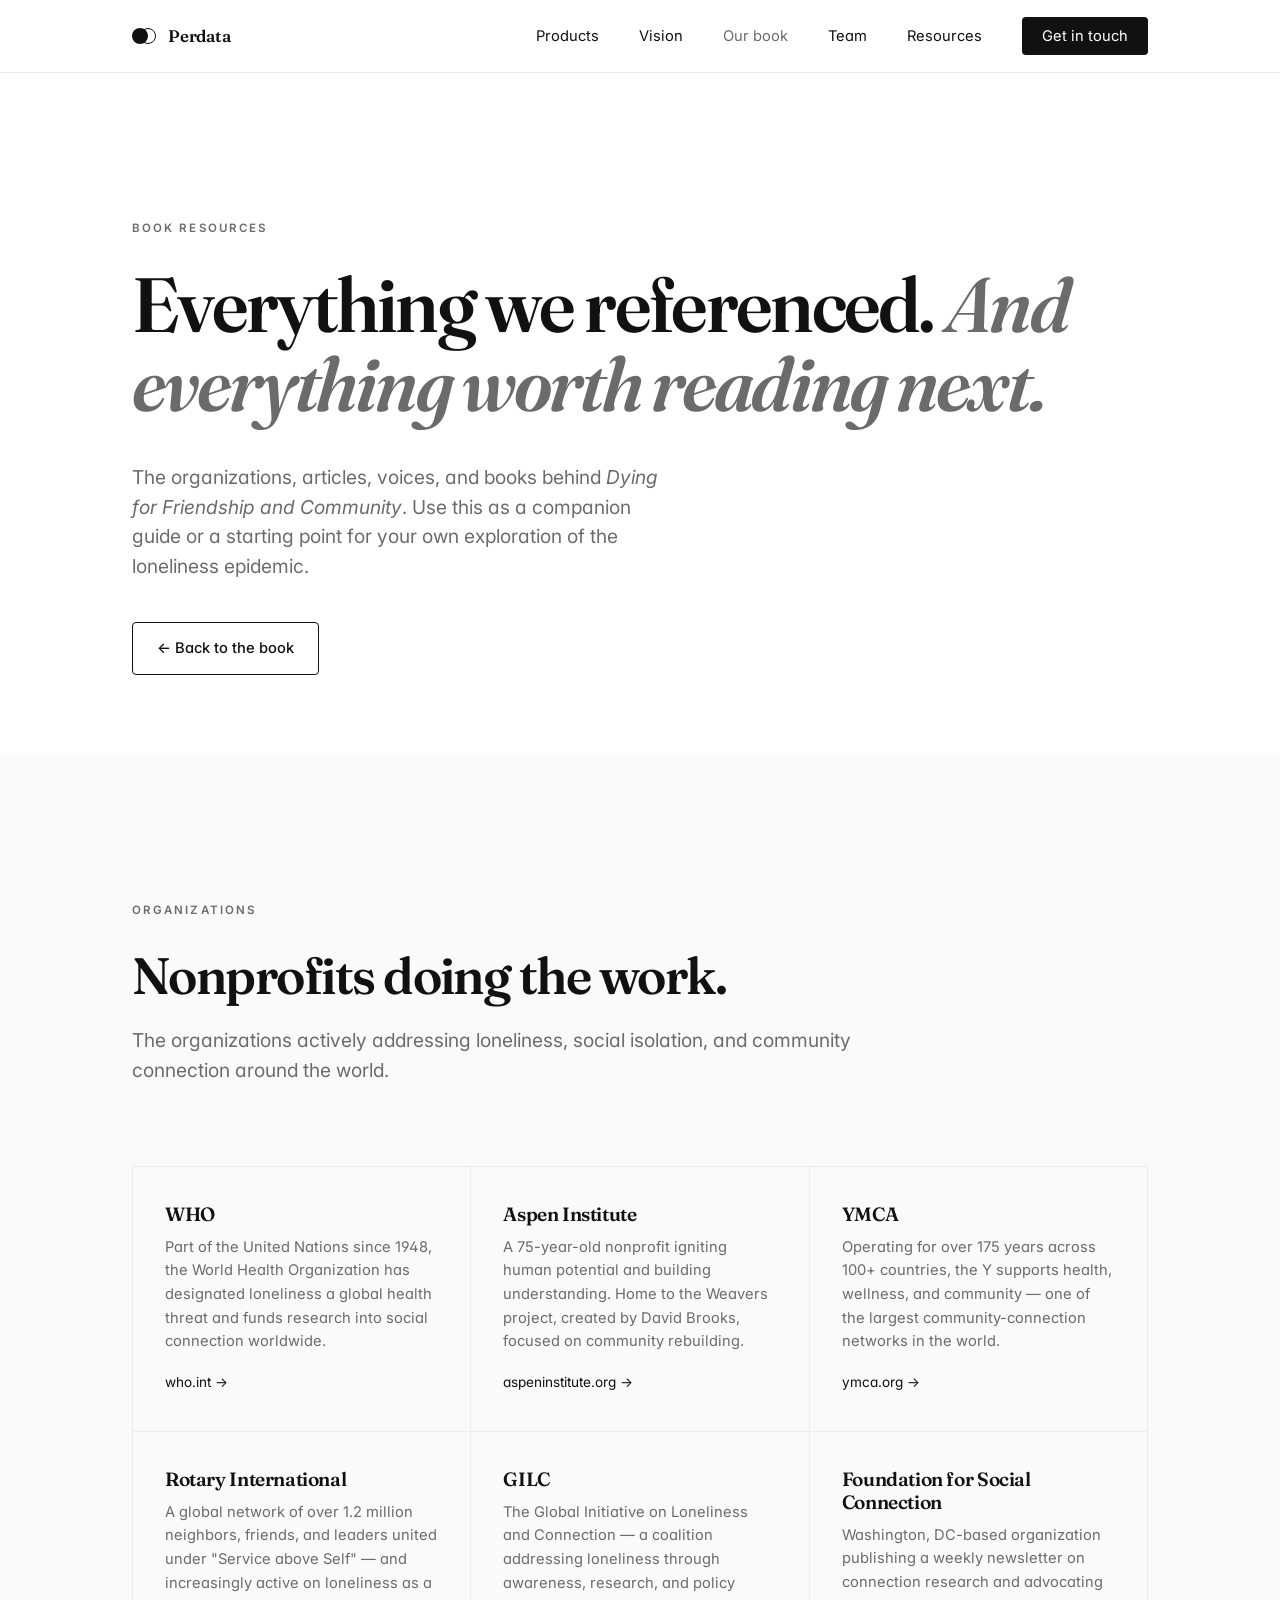
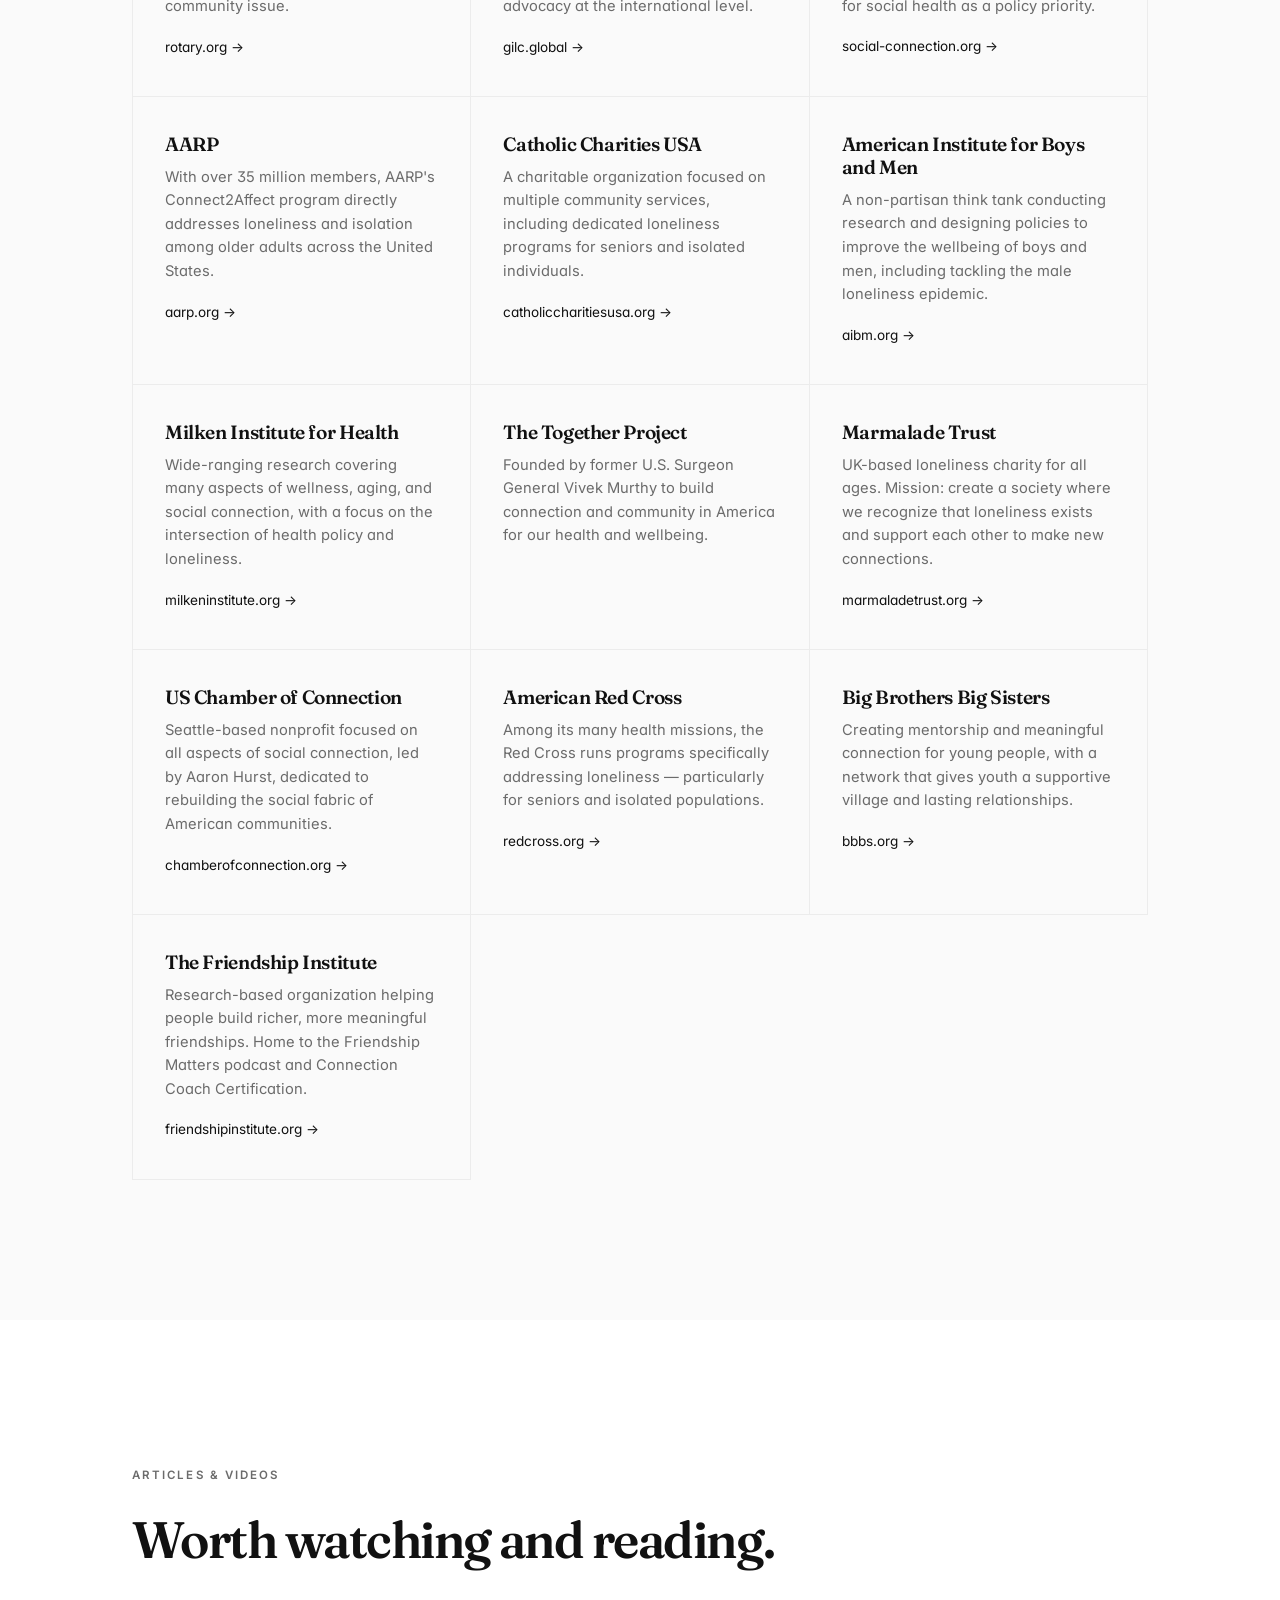
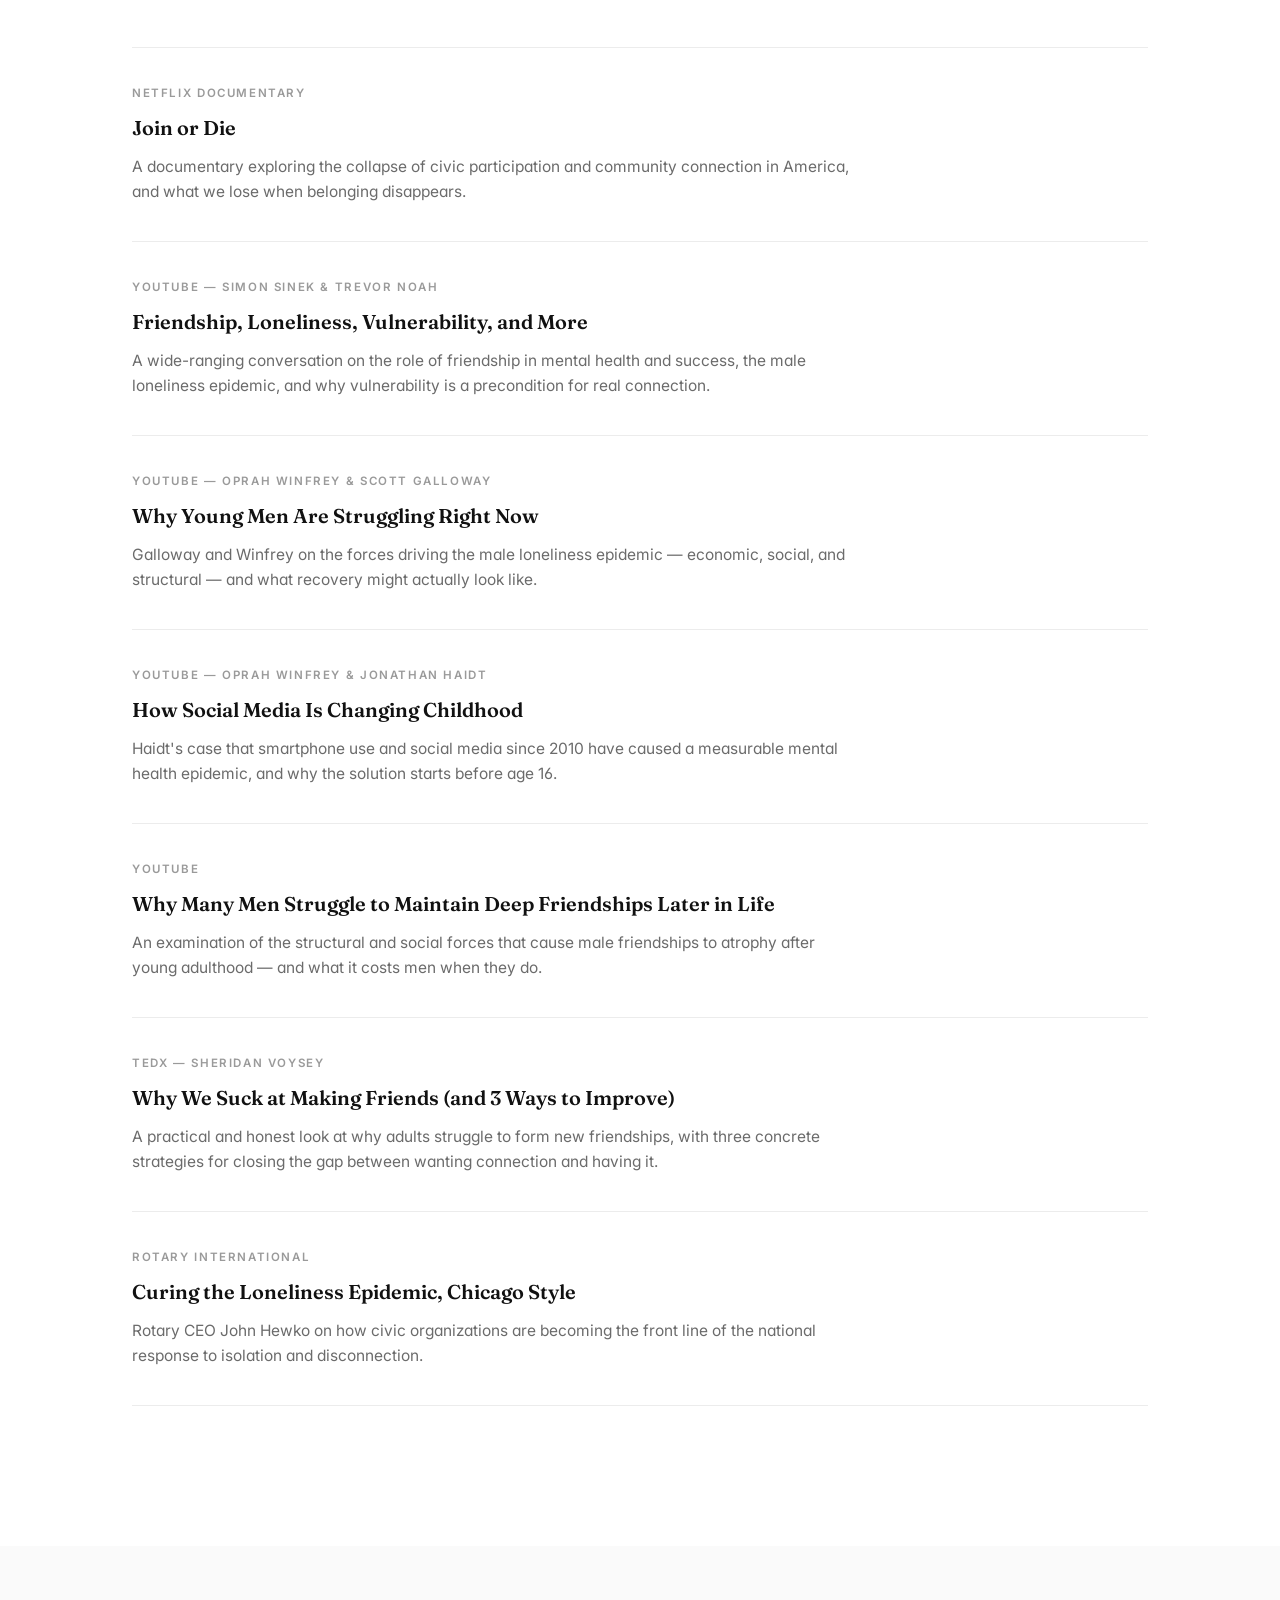
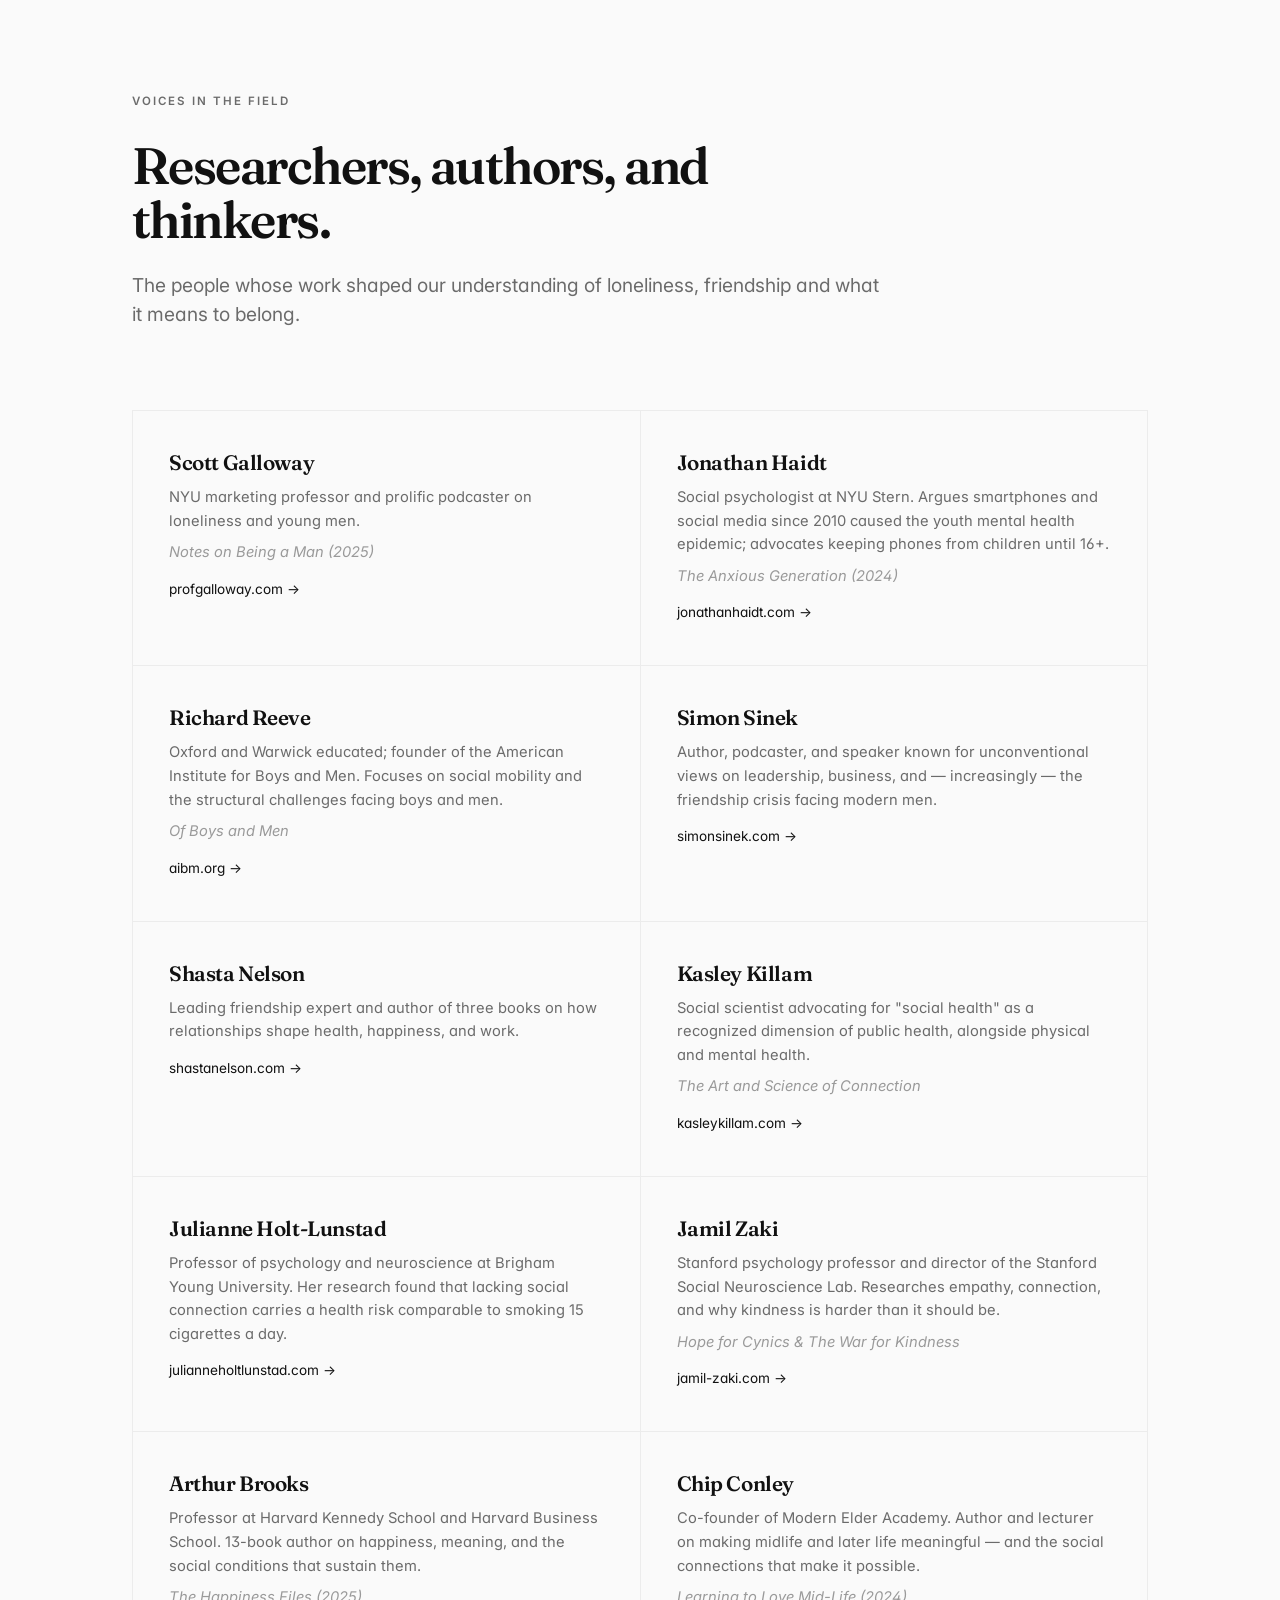
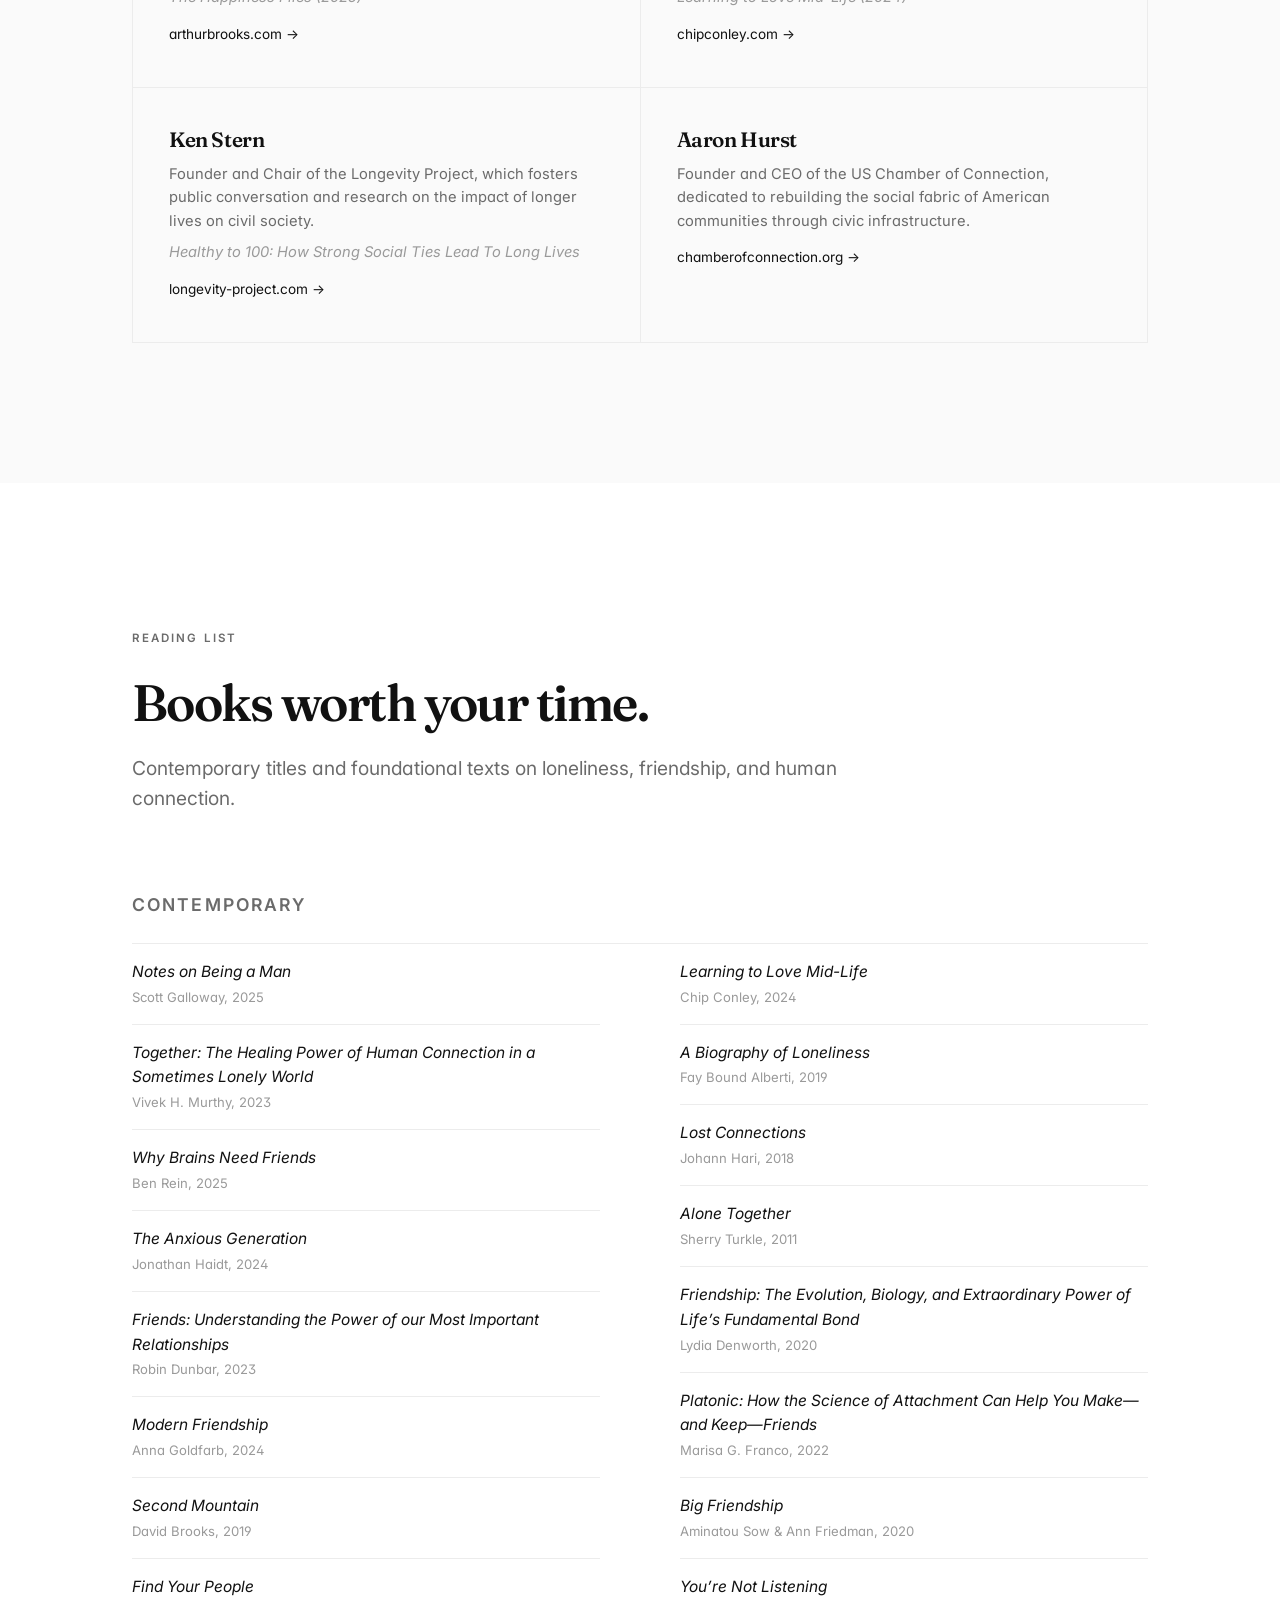
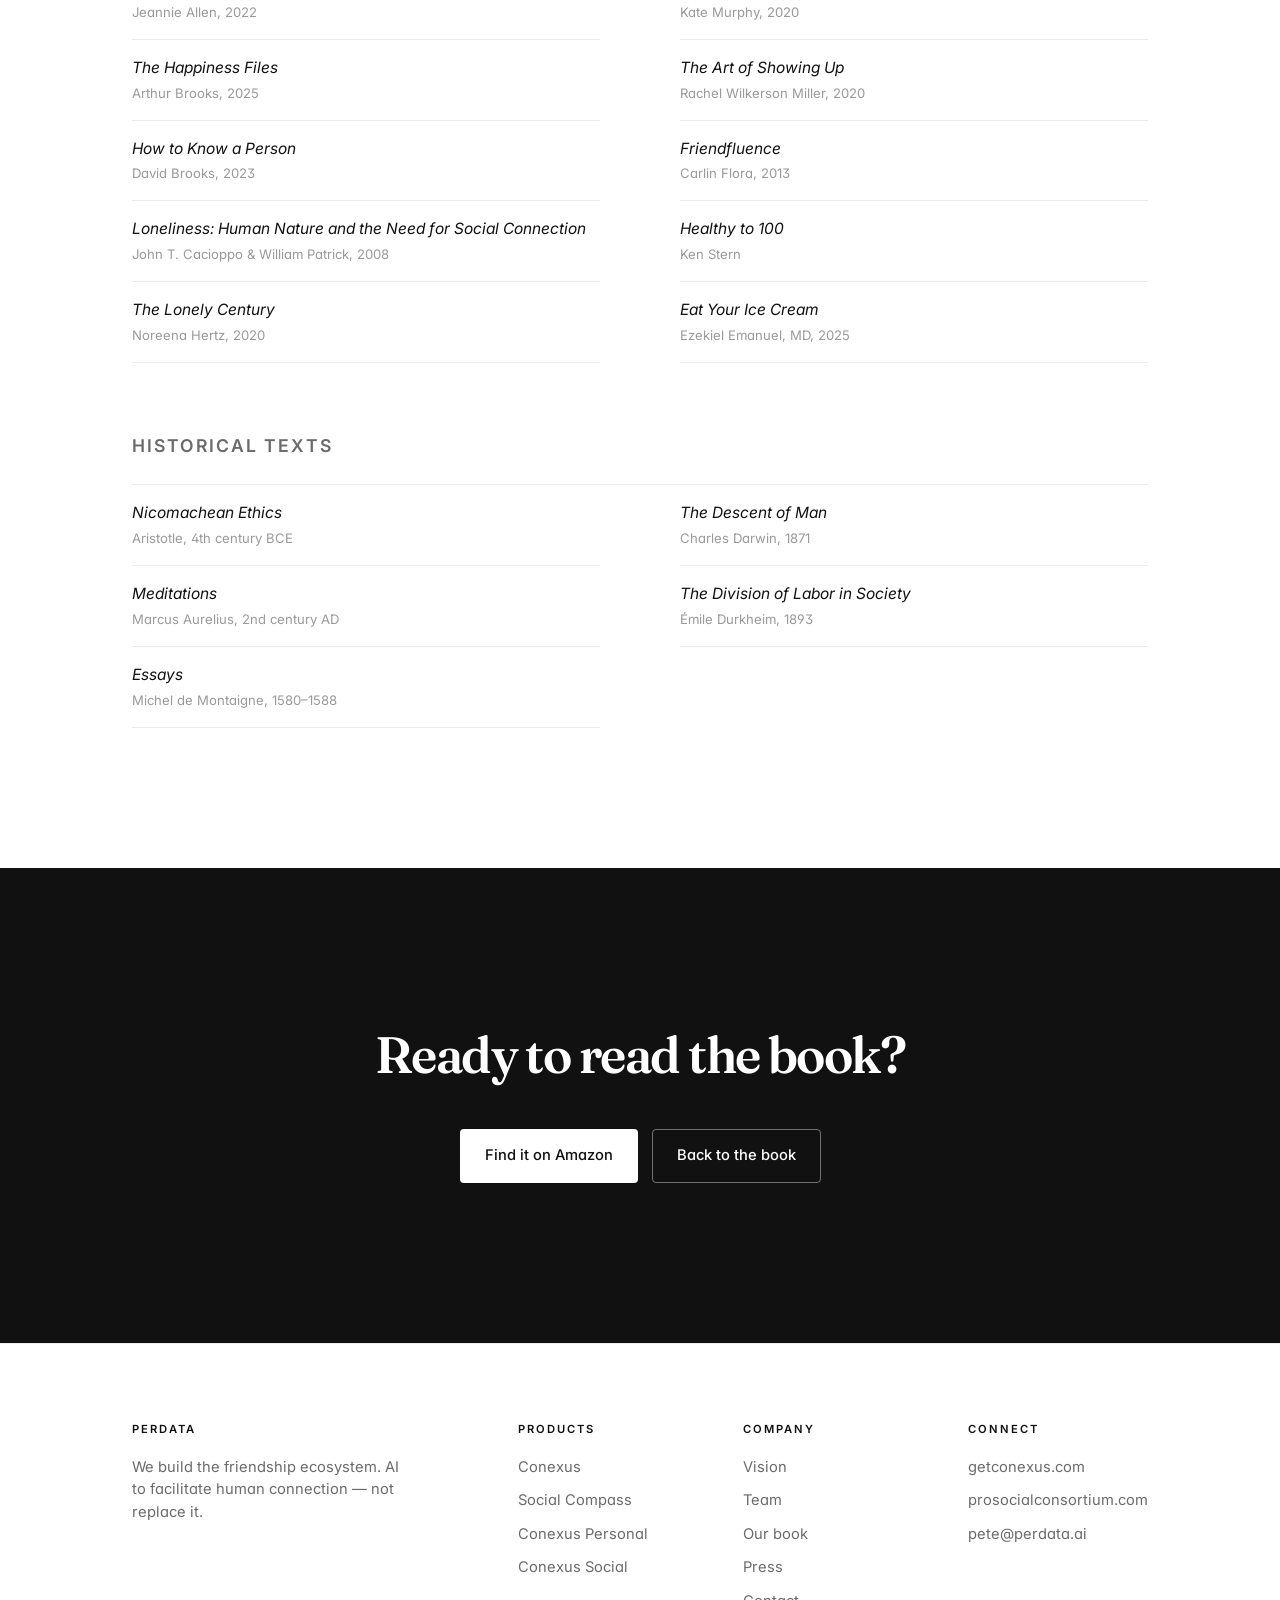
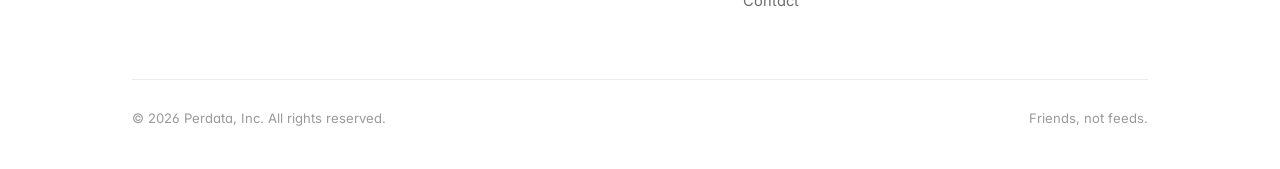
<file: book-resources.html>
<!doctype html>
<html lang="en">
<head>
<meta charset="utf-8" />
<meta name="viewport" content="width=device-width, initial-scale=1" />
<title>Book Resources — Dying for Friendship and Community — Perdata.ai</title>
<meta name="description" content="Organizations, articles, voices in the field, and a reading list from Dying for Friendship and Community by Pete O'Dell and Johan Wikman." />
<link rel="preconnect" href="https://fonts.googleapis.com">
<link rel="preconnect" href="https://fonts.gstatic.com" crossorigin>
<link href="https://fonts.googleapis.com/css2?family=Fraunces:ital,opsz,wght@0,9..144,400;0,9..144,500;0,9..144,600;0,9..144,700;1,9..144,400;1,9..144,500&family=Inter:wght@400;500;600&display=swap" rel="stylesheet">
<link rel="icon" type="image/svg+xml" href="favicon.svg">
<link rel="stylesheet" href="styles.css" />
</head>
<body>

<nav class="site-nav">
  <div class="nav-inner">
    <a href="index.html" class="brand">
      <span class="brand-mark"><span class="a"></span><span class="b"></span></span>
      Perdata
    </a>
    <ul class="nav-links" id="navLinks">
      <li><a href="products.html">Products</a></li>
      <li><a href="vision.html">Vision</a></li>
      <li><a href="book.html" class="active">Our book</a></li>
      <li><a href="team.html">Team</a></li>
      <li><a href="resources.html">Resources</a></li>
      <li><a href="contact.html" class="nav-cta">Get in touch</a></li>
    </ul>
    <button class="nav-toggle" aria-label="Toggle menu" onclick="document.getElementById('navLinks').classList.toggle('open')">☰</button>
  </div>
</nav>

<!-- ============ HEADER ============ -->
<section style="padding: 140px 0 80px;">
  <div class="container">
    <span class="eyebrow">Book resources</span>
    <h1 style="max-width: 22ch; line-height: 1.02; letter-spacing: -0.035em;">Everything we referenced. <span class="italic mute">And everything worth reading next.</span></h1>
    <p class="hero-sub" style="margin-top: 40px;">The organizations, articles, voices, and books behind <em>Dying for Friendship and Community</em>. Use this as a companion guide or a starting point for your own exploration of the loneliness epidemic.</p>
    <div class="hero-cta-row" style="margin-top: 40px;">
      <a href="book.html" class="btn-secondary">← Back to the book</a>
    </div>
  </div>
</section>

<!-- ============ ORGANIZATIONS ============ -->
<section style="background: var(--bg-soft);">
  <div class="container">
    <div class="section-head">
      <span class="eyebrow">Organizations</span>
      <h2>Nonprofits doing the work.</h2>
      <p>The organizations actively addressing loneliness, social isolation, and community connection around the world.</p>
    </div>
    <div class="org-grid">

      <div class="org-card">
        <h3>WHO</h3>
        <p>Part of the United Nations since 1948, the World Health Organization has designated loneliness a global health threat and funds research into social connection worldwide.</p>
        <a href="https://www.who.int" target="_blank" class="link">who.int →</a>
      </div>

      <div class="org-card">
        <h3>Aspen Institute</h3>
        <p>A 75-year-old nonprofit igniting human potential and building understanding. Home to the Weavers project, created by David Brooks, focused on community rebuilding.</p>
        <a href="https://www.aspeninstitute.org" target="_blank" class="link">aspeninstitute.org →</a>
      </div>

      <div class="org-card">
        <h3>YMCA</h3>
        <p>Operating for over 175 years across 100+ countries, the Y supports health, wellness, and community — one of the largest community-connection networks in the world.</p>
        <a href="https://www.ymca.org" target="_blank" class="link">ymca.org →</a>
      </div>

      <div class="org-card">
        <h3>Rotary International</h3>
        <p>A global network of over 1.2 million neighbors, friends, and leaders united under "Service above Self" — and increasingly active on loneliness as a community issue.</p>
        <a href="https://www.rotary.org" target="_blank" class="link">rotary.org →</a>
      </div>

      <div class="org-card">
        <h3>GILC</h3>
        <p>The Global Initiative on Loneliness and Connection — a coalition addressing loneliness through awareness, research, and policy advocacy at the international level.</p>
        <a href="https://www.gilc.global" target="_blank" class="link">gilc.global →</a>
      </div>

      <div class="org-card">
        <h3>Foundation for Social Connection</h3>
        <p>Washington, DC-based organization publishing a weekly newsletter on connection research and advocating for social health as a policy priority.</p>
        <a href="https://www.social-connection.org" target="_blank" class="link">social-connection.org →</a>
      </div>

      <div class="org-card">
        <h3>AARP</h3>
        <p>With over 35 million members, AARP's Connect2Affect program directly addresses loneliness and isolation among older adults across the United States.</p>
        <a href="https://www.aarp.org" target="_blank" class="link">aarp.org →</a>
      </div>

      <div class="org-card">
        <h3>Catholic Charities USA</h3>
        <p>A charitable organization focused on multiple community services, including dedicated loneliness programs for seniors and isolated individuals.</p>
        <a href="https://www.catholiccharitiesusa.org" target="_blank" class="link">catholiccharitiesusa.org →</a>
      </div>

      <div class="org-card">
        <h3>American Institute for Boys and Men</h3>
        <p>A non-partisan think tank conducting research and designing policies to improve the wellbeing of boys and men, including tackling the male loneliness epidemic.</p>
        <a href="https://www.aibm.org" target="_blank" class="link">aibm.org →</a>
      </div>

      <div class="org-card">
        <h3>Milken Institute for Health</h3>
        <p>Wide-ranging research covering many aspects of wellness, aging, and social connection, with a focus on the intersection of health policy and loneliness.</p>
        <a href="https://www.milkeninstitute.org/health" target="_blank" class="link">milkeninstitute.org →</a>
      </div>

      <div class="org-card">
        <h3>The Together Project</h3>
        <p>Founded by former U.S. Surgeon General Vivek Murthy to build connection and community in America for our health and wellbeing.</p>
      </div>

      <div class="org-card">
        <h3>Marmalade Trust</h3>
        <p>UK-based loneliness charity for all ages. Mission: create a society where we recognize that loneliness exists and support each other to make new connections.</p>
        <a href="https://www.marmaladetrust.org" target="_blank" class="link">marmaladetrust.org →</a>
      </div>

      <div class="org-card">
        <h3>US Chamber of Connection</h3>
        <p>Seattle-based nonprofit focused on all aspects of social connection, led by Aaron Hurst, dedicated to rebuilding the social fabric of American communities.</p>
        <a href="https://www.chamberofconnection.org" target="_blank" class="link">chamberofconnection.org →</a>
      </div>

      <div class="org-card">
        <h3>American Red Cross</h3>
        <p>Among its many health missions, the Red Cross runs programs specifically addressing loneliness — particularly for seniors and isolated populations.</p>
        <a href="https://www.redcross.org" target="_blank" class="link">redcross.org →</a>
      </div>

      <div class="org-card">
        <h3>Big Brothers Big Sisters</h3>
        <p>Creating mentorship and meaningful connection for young people, with a network that gives youth a supportive village and lasting relationships.</p>
        <a href="https://www.bbbs.org" target="_blank" class="link">bbbs.org →</a>
      </div>

      <div class="org-card">
        <h3>The Friendship Institute</h3>
        <p>Research-based organization helping people build richer, more meaningful friendships. Home to the Friendship Matters podcast and Connection Coach Certification.</p>
        <a href="https://www.friendshipinstitute.org" target="_blank" class="link">friendshipinstitute.org →</a>
      </div>

    </div>
  </div>
</section>

<!-- ============ ARTICLES & VIDEOS ============ -->
<section>
  <div class="container">
    <div class="section-head">
      <span class="eyebrow">Articles &amp; Videos</span>
      <h2>Worth watching and reading.</h2>
    </div>
    <ul class="resource-list">

      <li class="resource-item">
        <div class="resource-meta">
          <span class="resource-type">Netflix documentary</span>
        </div>
        <a href="https://www.netflix.com/title/81746809" class="resource-title" target="_blank">Join or Die</a>
        <p>A documentary exploring the collapse of civic participation and community connection in America, and what we lose when belonging disappears.</p>
      </li>

      <li class="resource-item">
        <div class="resource-meta">
          <span class="resource-type">YouTube — Simon Sinek &amp; Trevor Noah</span>
        </div>
        <a href="https://youtu.be/CNBxIhxHHxM" class="resource-title" target="_blank">Friendship, Loneliness, Vulnerability, and More</a>
        <p>A wide-ranging conversation on the role of friendship in mental health and success, the male loneliness epidemic, and why vulnerability is a precondition for real connection.</p>
      </li>

      <li class="resource-item">
        <div class="resource-meta">
          <span class="resource-type">YouTube — Oprah Winfrey &amp; Scott Galloway</span>
        </div>
        <a href="https://youtu.be/E5l6sWqVpuw" class="resource-title" target="_blank">Why Young Men Are Struggling Right Now</a>
        <p>Galloway and Winfrey on the forces driving the male loneliness epidemic — economic, social, and structural — and what recovery might actually look like.</p>
      </li>

      <li class="resource-item">
        <div class="resource-meta">
          <span class="resource-type">YouTube — Oprah Winfrey &amp; Jonathan Haidt</span>
        </div>
        <a href="https://youtu.be/FUC4iqxE8QA" class="resource-title" target="_blank">How Social Media Is Changing Childhood</a>
        <p>Haidt's case that smartphone use and social media since 2010 have caused a measurable mental health epidemic, and why the solution starts before age 16.</p>
      </li>

      <li class="resource-item">
        <div class="resource-meta">
          <span class="resource-type">YouTube</span>
        </div>
        <a href="https://www.youtube.com/watch?v=EmWSzWwRUhI" class="resource-title" target="_blank">Why Many Men Struggle to Maintain Deep Friendships Later in Life</a>
        <p>An examination of the structural and social forces that cause male friendships to atrophy after young adulthood — and what it costs men when they do.</p>
      </li>

      <li class="resource-item">
        <div class="resource-meta">
          <span class="resource-type">TEDx — Sheridan Voysey</span>
        </div>
        <a href="https://www.youtube.com/watch?v=h3oXB4I89YM" class="resource-title" target="_blank">Why We Suck at Making Friends (and 3 Ways to Improve)</a>
        <p>A practical and honest look at why adults struggle to form new friendships, with three concrete strategies for closing the gap between wanting connection and having it.</p>
      </li>

      <li class="resource-item">
        <div class="resource-meta">
          <span class="resource-type">Rotary International</span>
        </div>
        <a href="https://www.rotary.org/en/john-hewko-curing-the-loneliness-epidemic-chicago-style" class="resource-title" target="_blank">Curing the Loneliness Epidemic, Chicago Style</a>
        <p>Rotary CEO John Hewko on how civic organizations are becoming the front line of the national response to isolation and disconnection.</p>
      </li>

    </ul>
  </div>
</section>

<!-- ============ VOICES IN THE FIELD ============ -->
<section style="background: var(--bg-soft);">
  <div class="container">
    <div class="section-head">
      <span class="eyebrow">Voices in the field</span>
      <h2>Researchers, authors, and thinkers.</h2>
      <p>The people whose work shaped our understanding of loneliness, friendship and what it means to belong.</p>
    </div>
    <div class="pundit-grid">

      <div class="pundit-card">
        <h3>Scott Galloway</h3>
        <p>NYU marketing professor and prolific podcaster on loneliness and young men.</p>
        <p class="pundit-book"><em>Notes on Being a Man</em> (2025)</p>
        <a href="https://www.profgalloway.com" target="_blank" class="link">profgalloway.com →</a>
      </div>

      <div class="pundit-card">
        <h3>Jonathan Haidt</h3>
        <p>Social psychologist at NYU Stern. Argues smartphones and social media since 2010 caused the youth mental health epidemic; advocates keeping phones from children until 16+.</p>
        <p class="pundit-book"><em>The Anxious Generation</em> (2024)</p>
        <a href="https://jonathanhaidt.com" target="_blank" class="link">jonathanhaidt.com →</a>
      </div>

      <div class="pundit-card">
        <h3>Richard Reeve</h3>
        <p>Oxford and Warwick educated; founder of the American Institute for Boys and Men. Focuses on social mobility and the structural challenges facing boys and men.</p>
        <p class="pundit-book"><em>Of Boys and Men</em></p>
        <a href="https://www.aibm.org" target="_blank" class="link">aibm.org →</a>
      </div>

      <div class="pundit-card">
        <h3>Simon Sinek</h3>
        <p>Author, podcaster, and speaker known for unconventional views on leadership, business, and — increasingly — the friendship crisis facing modern men.</p>
        <a href="https://simonsinek.com" target="_blank" class="link">simonsinek.com →</a>
      </div>

      <div class="pundit-card">
        <h3>Shasta Nelson</h3>
        <p>Leading friendship expert and author of three books on how relationships shape health, happiness, and work.</p>
        <a href="https://www.shastanelson.com" target="_blank" class="link">shastanelson.com →</a>
      </div>

      <div class="pundit-card">
        <h3>Kasley Killam</h3>
        <p>Social scientist advocating for "social health" as a recognized dimension of public health, alongside physical and mental health.</p>
        <p class="pundit-book"><em>The Art and Science of Connection</em></p>
        <a href="https://www.kasleykillam.com" target="_blank" class="link">kasleykillam.com →</a>
      </div>

      <div class="pundit-card">
        <h3>Julianne Holt-Lunstad</h3>
        <p>Professor of psychology and neuroscience at Brigham Young University. Her research found that lacking social connection carries a health risk comparable to smoking 15 cigarettes a day.</p>
        <a href="https://www.julianneholtlunstad.com" target="_blank" class="link">julianneholtlunstad.com →</a>
      </div>

      <div class="pundit-card">
        <h3>Jamil Zaki</h3>
        <p>Stanford psychology professor and director of the Stanford Social Neuroscience Lab. Researches empathy, connection, and why kindness is harder than it should be.</p>
        <p class="pundit-book"><em>Hope for Cynics</em> &amp; <em>The War for Kindness</em></p>
        <a href="https://www.jamil-zaki.com" target="_blank" class="link">jamil-zaki.com →</a>
      </div>

      <div class="pundit-card">
        <h3>Arthur Brooks</h3>
        <p>Professor at Harvard Kennedy School and Harvard Business School. 13-book author on happiness, meaning, and the social conditions that sustain them.</p>
        <p class="pundit-book"><em>The Happiness Files</em> (2025)</p>
        <a href="https://www.arthurbrooks.com" target="_blank" class="link">arthurbrooks.com →</a>
      </div>

      <div class="pundit-card">
        <h3>Chip Conley</h3>
        <p>Co-founder of Modern Elder Academy. Author and lecturer on making midlife and later life meaningful — and the social connections that make it possible.</p>
        <p class="pundit-book"><em>Learning to Love Mid-Life</em> (2024)</p>
        <a href="https://chipconley.com" target="_blank" class="link">chipconley.com →</a>
      </div>

      <div class="pundit-card">
        <h3>Ken Stern</h3>
        <p>Founder and Chair of the Longevity Project, which fosters public conversation and research on the impact of longer lives on civil society.</p>
        <p class="pundit-book"><em>Healthy to 100: How Strong Social Ties Lead To Long Lives</em></p>
        <a href="https://www.longevity-project.com" target="_blank" class="link">longevity-project.com →</a>
      </div>

      <div class="pundit-card">
        <h3>Aaron Hurst</h3>
        <p>Founder and CEO of the US Chamber of Connection, dedicated to rebuilding the social fabric of American communities through civic infrastructure.</p>
        <a href="https://www.chamberofconnection.org" target="_blank" class="link">chamberofconnection.org →</a>
      </div>

    </div>
  </div>
</section>

<!-- ============ READING LIST ============ -->
<section>
  <div class="container">
    <div class="section-head">
      <span class="eyebrow">Reading list</span>
      <h2>Books worth your time.</h2>
      <p>Contemporary titles and foundational texts on loneliness, friendship, and human connection.</p>
    </div>

    <h3 style="margin-bottom: 28px; font-size: 1.1rem; letter-spacing: 0.12em; text-transform: uppercase; color: var(--mute); font-family: 'Inter', sans-serif; font-weight: 600;">Contemporary</h3>
    <ul class="book-list">
      <li><em>Notes on Being a Man</em> <span>Scott Galloway, 2025</span></li>
      <li><em>Together: The Healing Power of Human Connection in a Sometimes Lonely World</em> <span>Vivek H. Murthy, 2023</span></li>
      <li><em>Why Brains Need Friends</em> <span>Ben Rein, 2025</span></li>
      <li><em>The Anxious Generation</em> <span>Jonathan Haidt, 2024</span></li>
      <li><em>Friends: Understanding the Power of our Most Important Relationships</em> <span>Robin Dunbar, 2023</span></li>
      <li><em>Modern Friendship</em> <span>Anna Goldfarb, 2024</span></li>
      <li><em>Second Mountain</em> <span>David Brooks, 2019</span></li>
      <li><em>Find Your People</em> <span>Jeannie Allen, 2022</span></li>
      <li><em>The Happiness Files</em> <span>Arthur Brooks, 2025</span></li>
      <li><em>How to Know a Person</em> <span>David Brooks, 2023</span></li>
      <li><em>Loneliness: Human Nature and the Need for Social Connection</em> <span>John T. Cacioppo &amp; William Patrick, 2008</span></li>
      <li><em>The Lonely Century</em> <span>Noreena Hertz, 2020</span></li>
      <li><em>Learning to Love Mid-Life</em> <span>Chip Conley, 2024</span></li>
      <li><em>A Biography of Loneliness</em> <span>Fay Bound Alberti, 2019</span></li>
      <li><em>Lost Connections</em> <span>Johann Hari, 2018</span></li>
      <li><em>Alone Together</em> <span>Sherry Turkle, 2011</span></li>
      <li><em>Friendship: The Evolution, Biology, and Extraordinary Power of Life&rsquo;s Fundamental Bond</em> <span>Lydia Denworth, 2020</span></li>
      <li><em>Platonic: How the Science of Attachment Can Help You Make&mdash;and Keep&mdash;Friends</em> <span>Marisa G. Franco, 2022</span></li>
      <li><em>Big Friendship</em> <span>Aminatou Sow &amp; Ann Friedman, 2020</span></li>
      <li><em>You&rsquo;re Not Listening</em> <span>Kate Murphy, 2020</span></li>
      <li><em>The Art of Showing Up</em> <span>Rachel Wilkerson Miller, 2020</span></li>
      <li><em>Friendfluence</em> <span>Carlin Flora, 2013</span></li>
      <li><em>Healthy to 100</em> <span>Ken Stern</span></li>
      <li><em>Eat Your Ice Cream</em> <span>Ezekiel Emanuel, MD, 2025</span></li>
    </ul>

    <h3 style="margin-top: 72px; margin-bottom: 28px; font-size: 1.1rem; letter-spacing: 0.12em; text-transform: uppercase; color: var(--mute); font-family: 'Inter', sans-serif; font-weight: 600;">Historical texts</h3>
    <ul class="book-list">
      <li><em>Nicomachean Ethics</em> <span>Aristotle, 4th century BCE</span></li>
      <li><em>Meditations</em> <span>Marcus Aurelius, 2nd century AD</span></li>
      <li><em>Essays</em> <span>Michel de Montaigne, 1580–1588</span></li>
      <li><em>The Descent of Man</em> <span>Charles Darwin, 1871</span></li>
      <li><em>The Division of Labor in Society</em> <span>Émile Durkheim, 1893</span></li>
    </ul>

  </div>
</section>

<!-- ============ CTA ============ -->
<section class="cta-banner">
  <div class="container">
    <h2>Ready to read the book?</h2>
    <div class="row">
      <a href="https://a.co/d/06elBmXs" class="btn-primary" target="_blank">Find it on Amazon</a>
      <a href="book.html" class="btn-secondary">Back to the book</a>
    </div>
  </div>
</section>

<!-- ============ FOOTER ============ -->
<footer class="site-footer">
  <div class="container">
    <div class="footer-grid">
      <div>
        <h4>Perdata</h4>
        <p>We build the friendship ecosystem. AI to facilitate human connection — not replace it.</p>
      </div>
      <div>
        <h4>Products</h4>
        <a href="products.html#conexus">Conexus</a>
        <a href="products.html#compass">Social Compass</a>
        <a href="products.html#personal">Conexus Personal</a>
        <a href="products.html#social">Conexus Social</a>
      </div>
      <div>
        <h4>Company</h4>
        <a href="vision.html">Vision</a>
        <a href="team.html">Team</a>
        <a href="book.html">Our book</a>
        <a href="press.html">Press</a>
        <a href="contact.html">Contact</a>
      </div>
      <div>
        <h4>Connect</h4>
        <a href="https://getconexus.com">getconexus.com</a>
        <a href="https://prosocialconsortium.com">prosocialconsortium.com</a>
        <a href="mailto:pete@perdata.ai">pete@perdata.ai</a>
      </div>
    </div>
    <div class="footer-bottom">
      <div>© 2026 Perdata, Inc. All rights reserved.</div>
      <div>Friends, not feeds.</div>
    </div>
  </div>
</footer>

</body>
</html>
</file>
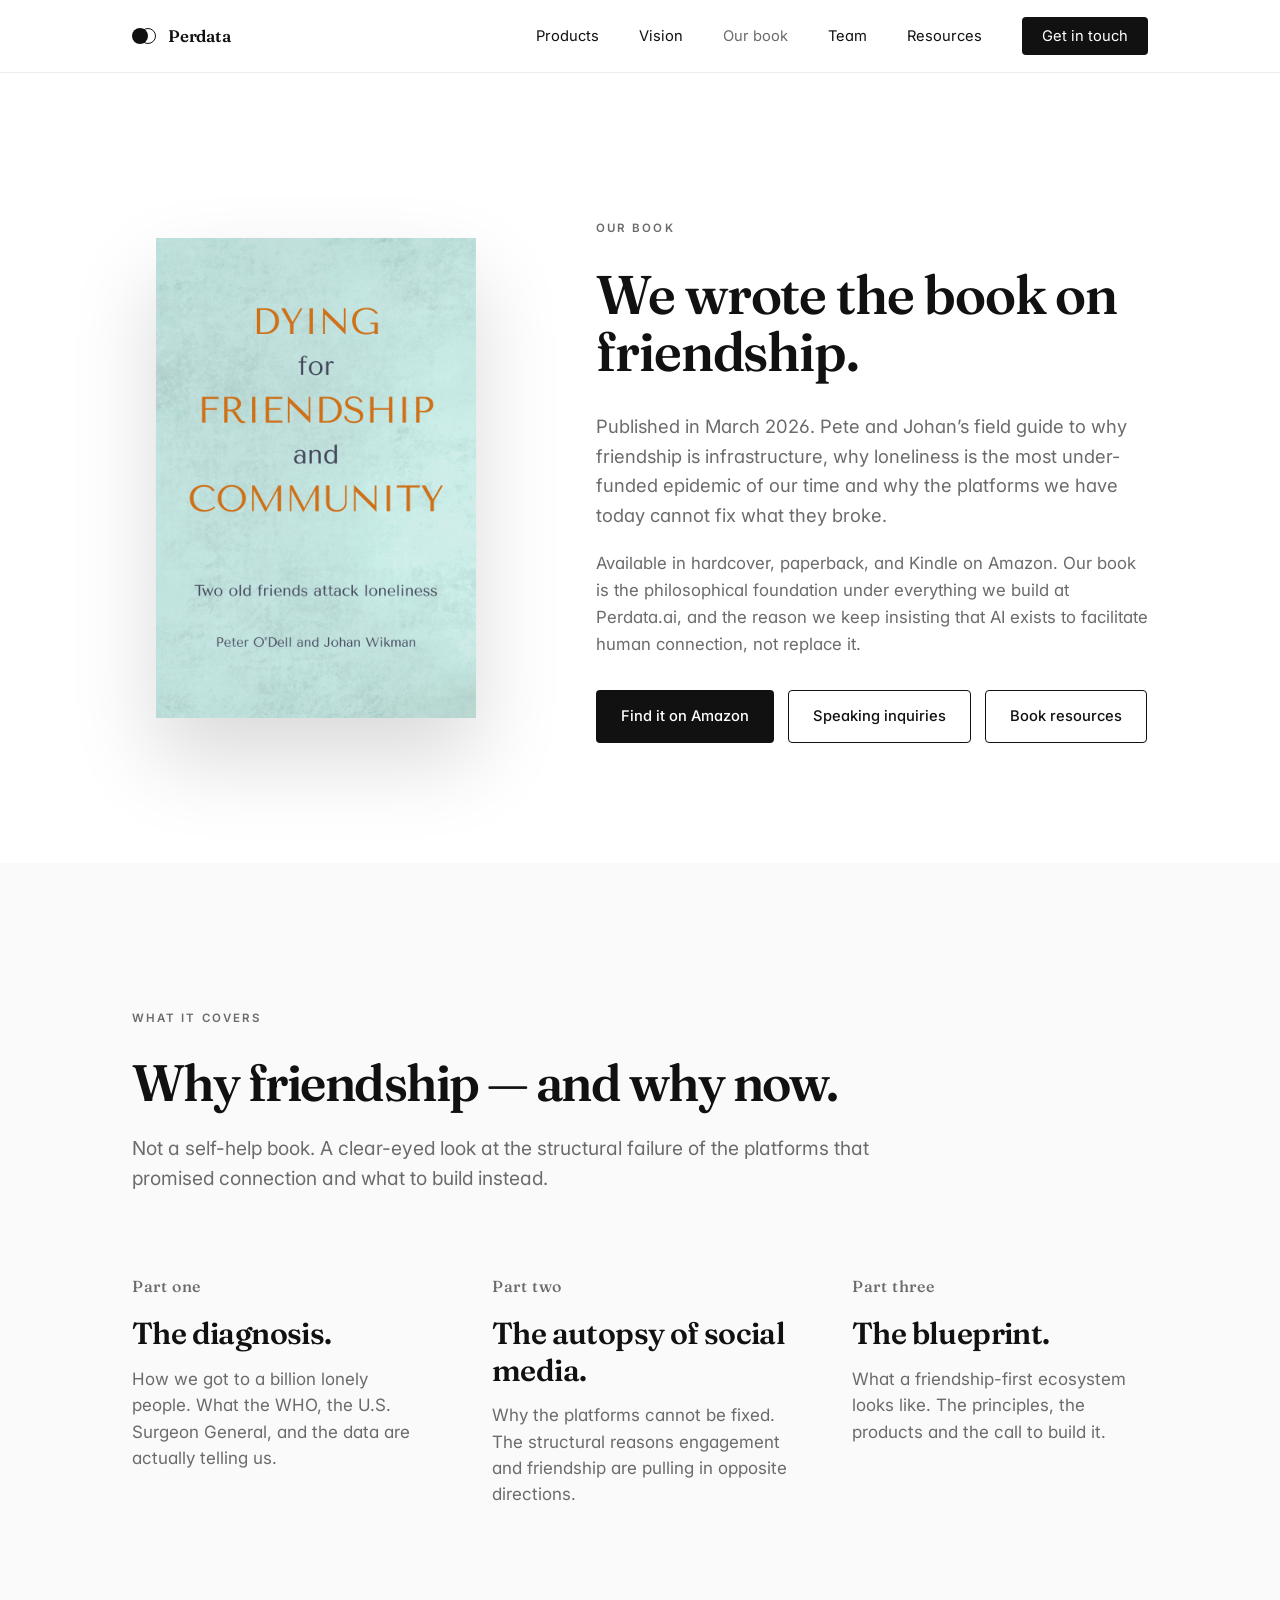
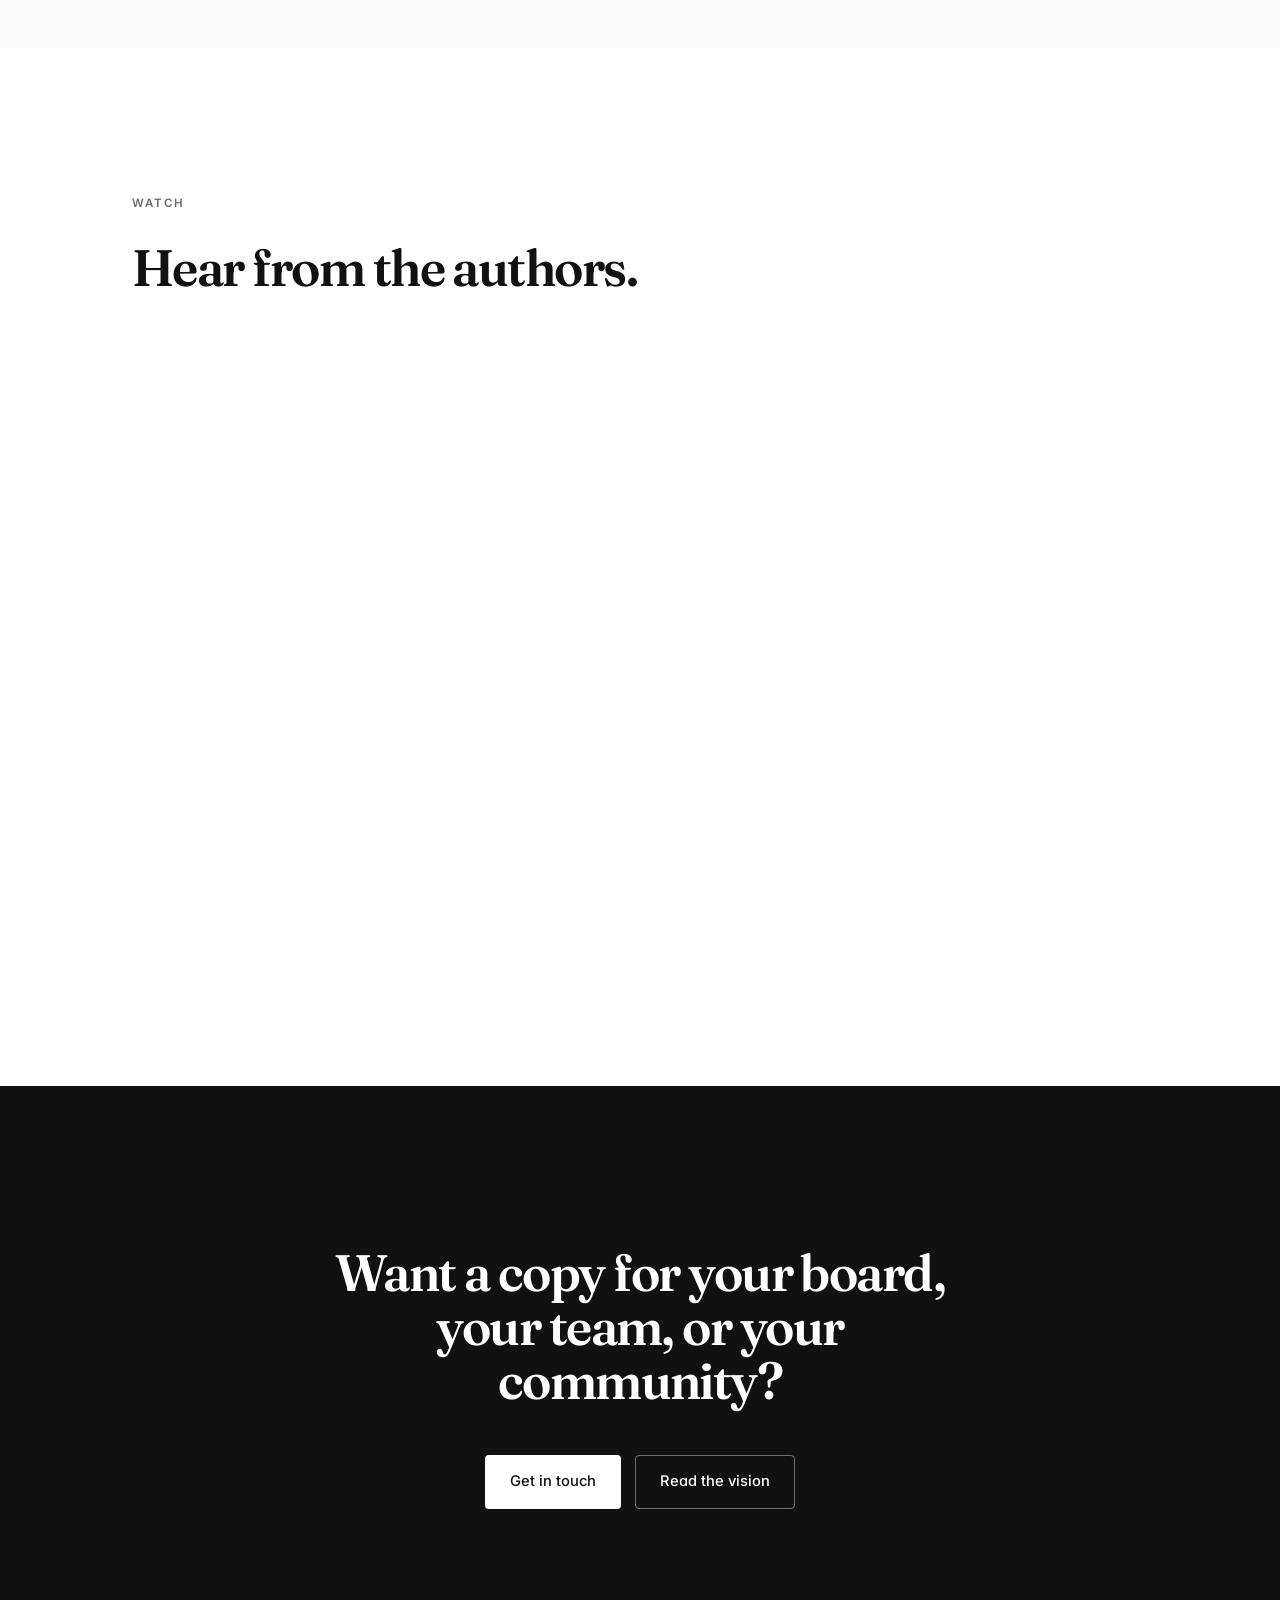
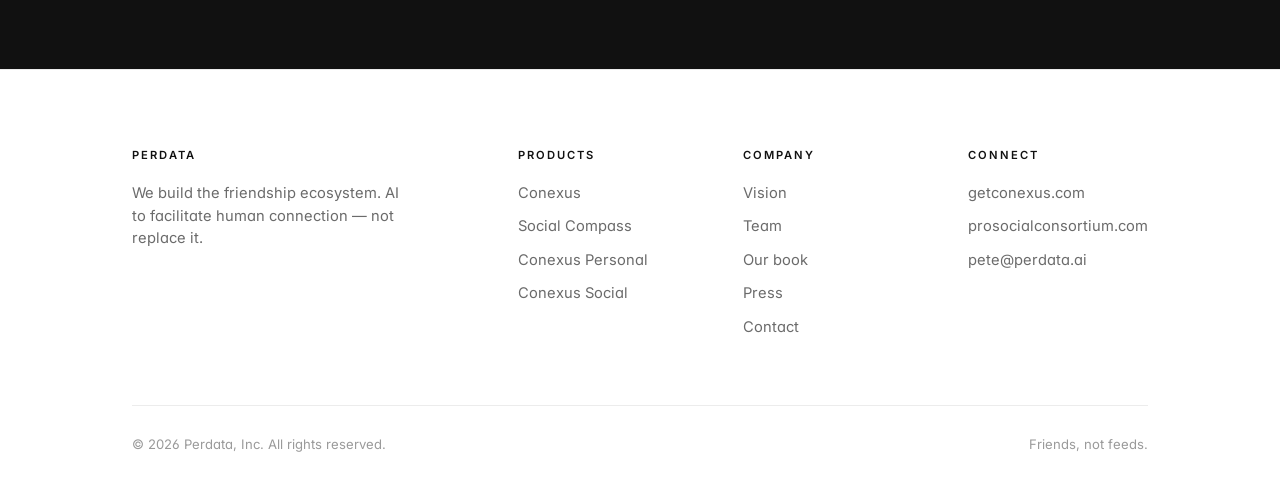
<file: book.html>
<!doctype html>
<html lang="en">
<head>
<meta charset="utf-8" />
<meta name="viewport" content="width=device-width, initial-scale=1" />
<title>Our book — Dying for Friendship and Community — Perdata.ai</title>
<meta name="description" content="Dying for Friendship and Community: Two old friends attack loneliness. Our book by Pete O'Dell and Johan Wikman." />
<link rel="preconnect" href="https://fonts.googleapis.com">
<link rel="preconnect" href="https://fonts.gstatic.com" crossorigin>
<link href="https://fonts.googleapis.com/css2?family=Fraunces:ital,opsz,wght@0,9..144,400;0,9..144,500;0,9..144,600;0,9..144,700;1,9..144,400;1,9..144,500&family=Inter:wght@400;500;600&display=swap" rel="stylesheet">
<link rel="icon" type="image/svg+xml" href="favicon.svg">
<link rel="stylesheet" href="styles.css" />
</head>
<body>

<nav class="site-nav">
  <div class="nav-inner">
    <a href="index.html" class="brand">
      <span class="brand-mark"><span class="a"></span><span class="b"></span></span>
      Perdata
    </a>
    <ul class="nav-links" id="navLinks">
      <li><a href="products.html">Products</a></li>
      <li><a href="vision.html">Vision</a></li>
      <li><a href="book.html" class="active">Our book</a></li>
      <li><a href="team.html">Team</a></li>
      <li><a href="resources.html">Resources</a></li>
      <li><a href="contact.html" class="nav-cta">Get in touch</a></li>
    </ul>
    <button class="nav-toggle" aria-label="Toggle menu" onclick="document.getElementById('navLinks').classList.toggle('open')">☰</button>
  </div>
</nav>

<!-- ============ BOOK HERO ============ -->
<section style="padding: 140px 0 120px;">
  <div class="container">
    <div class="book-block">
      <div class="book-cover">
        <img src="images/book-cover.png"/>
        <!-- <div>
          <div class="label">A book by the founders</div>
        </div>
        <div>
          <div class="title">Dying for Friendship and Community</div>
          <div class="sub">Two old friends attack loneliness.</div>
        </div>
        <div class="by">Pete O&rsquo;Dell &amp; Johan Wikman</div> -->
      </div>
      <div>
        <span class="eyebrow">Our book</span>
        <h1 style="font-size: clamp(2.2rem, 4.5vw, 3.4rem); line-height: 1.05; margin-bottom: 32px;">We wrote the book on friendship.</h1>
        <p class="mute" style="font-size: 1.15rem; line-height: 1.6; margin-bottom: 20px;">Published in March 2026. Pete and Johan&rsquo;s field guide to why friendship is infrastructure, why loneliness is the most under-funded epidemic of our time and why the platforms we have today cannot fix what they broke.</p>
        <p class="mute" style="font-size: 1.05rem; line-height: 1.6; margin-bottom: 32px;">Available in hardcover, paperback, and Kindle on Amazon. Our book is the philosophical foundation under everything we build at Perdata.ai, and the reason we keep insisting that AI exists to facilitate human connection, not replace it.</p>
        <div class="hero-cta-row" style="margin-top: 20px;">
          <a href="https://a.co/d/06elBmXs" class="btn-primary" target="_blank">Find it on Amazon</a>
          <a href="contact.html" class="btn-secondary">Speaking inquiries</a>
          <a href="book-resources.html" class="btn-secondary">Book resources</a>
        </div>
      </div>
    </div>
  </div>
</section>

<!-- ============ WHAT IT COVERS ============ -->
<section style="background: var(--bg-soft);">
  <div class="container">
    <div class="section-head">
      <span class="eyebrow">What it covers</span>
      <h2>Why friendship — and why now.</h2>
      <p>Not a self-help book. A clear-eyed look at the structural failure of the platforms that promised connection and what to build instead.</p>
    </div>
    <div class="manifesto">
      <div class="manifest-item">
        <div class="num">Part one</div>
        <h3>The diagnosis.</h3>
        <p>How we got to a billion lonely people. What the WHO, the U.S. Surgeon General, and the data are actually telling us.</p>
      </div>
      <div class="manifest-item">
        <div class="num">Part two</div>
        <h3>The autopsy of social media.</h3>
        <p>Why the platforms cannot be fixed. The structural reasons engagement and friendship are pulling in opposite directions.</p>
      </div>
      <div class="manifest-item">
        <div class="num">Part three</div>
        <h3>The blueprint.</h3>
        <p>What a friendship-first ecosystem looks like. The principles, the products and the call to build it.</p>
      </div>
    </div>
  </div>
</section>

<!-- ============ VIDEO ============ -->
<section>
  <div class="container">
    <div class="section-head">
      <span class="eyebrow">Watch</span>
      <h2>Hear from the authors.</h2>
    </div>
    <div class="video-embed">
      <iframe src="https://www.youtube.com/embed/dLgvvpDsHkw" title="Dying for Friendship and Community" frameborder="0" allow="accelerometer; autoplay; clipboard-write; encrypted-media; gyroscope; picture-in-picture; web-share" allowfullscreen></iframe>
    </div>
  </div>
</section>

<!-- ============ CTA ============ -->
<section class="cta-banner">
  <div class="container">
    <h2>Want a copy for your board, your team, or your community?</h2>
    <div class="row">
      <a href="contact.html" class="btn-primary">Get in touch</a>
      <a href="vision.html" class="btn-secondary">Read the vision</a>
    </div>
  </div>
</section>

<!-- ============ FOOTER ============ -->
<footer class="site-footer">
  <div class="container">
    <div class="footer-grid">
      <div>
        <h4>Perdata</h4>
        <p>We build the friendship ecosystem. AI to facilitate human connection — not replace it.</p>
      </div>
      <div>
        <h4>Products</h4>
        <a href="products.html#conexus">Conexus</a>
        <a href="products.html#compass">Social Compass</a>
        <a href="products.html#personal">Conexus Personal</a>
        <a href="products.html#social">Conexus Social</a>
      </div>
      <div>
        <h4>Company</h4>
        <a href="vision.html">Vision</a>
        <a href="team.html">Team</a>
        <a href="book.html">Our book</a>
        <a href="press.html">Press</a>
        <a href="contact.html">Contact</a>
      </div>
      <div>
        <h4>Connect</h4>
        <a href="https://getconexus.com">getconexus.com</a>
        <a href="https://prosocialconsortium.com">prosocialconsortium.com</a>
        <a href="mailto:pete@perdata.ai">pete@perdata.ai</a>
      </div>
    </div>
    <div class="footer-bottom">
      <div>© 2026 Perdata, Inc. All rights reserved.</div>
      <div>Friends, not feeds.</div>
    </div>
  </div>
</footer>

</body>
</html>
</file>
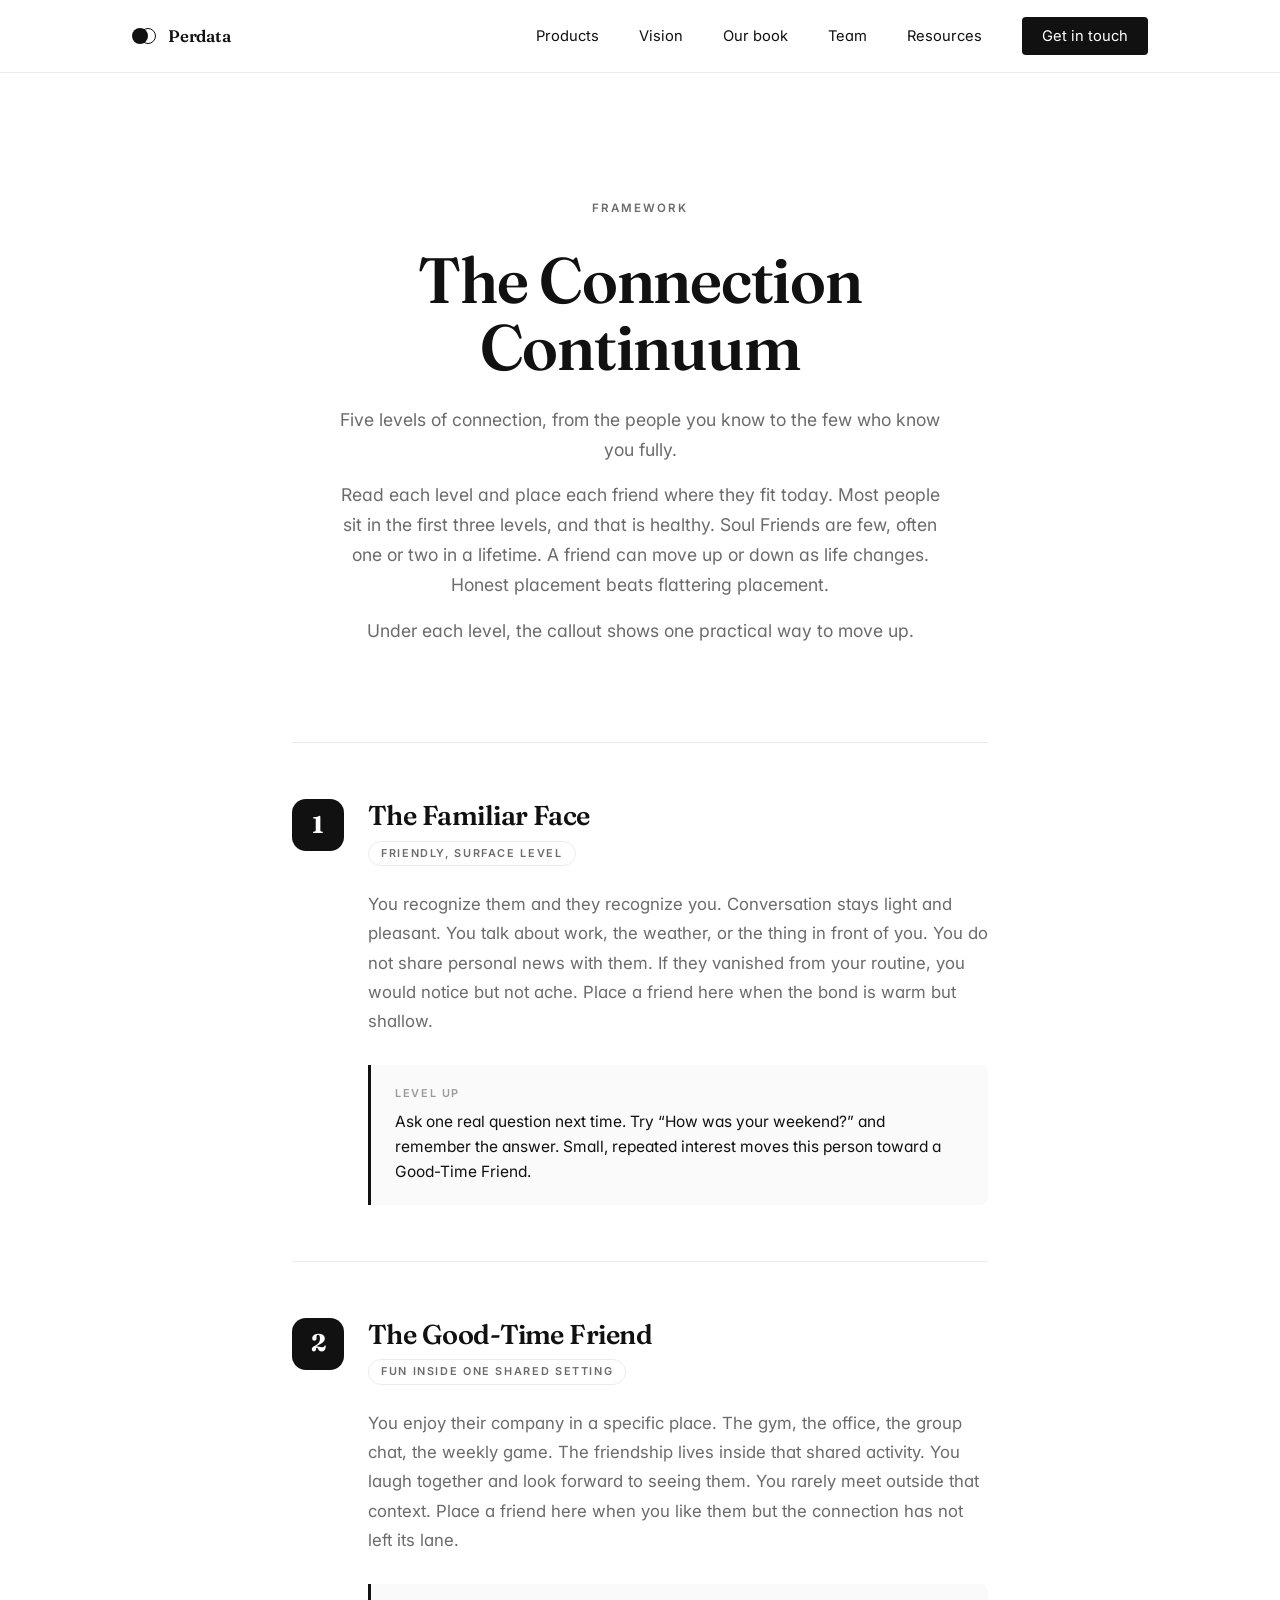
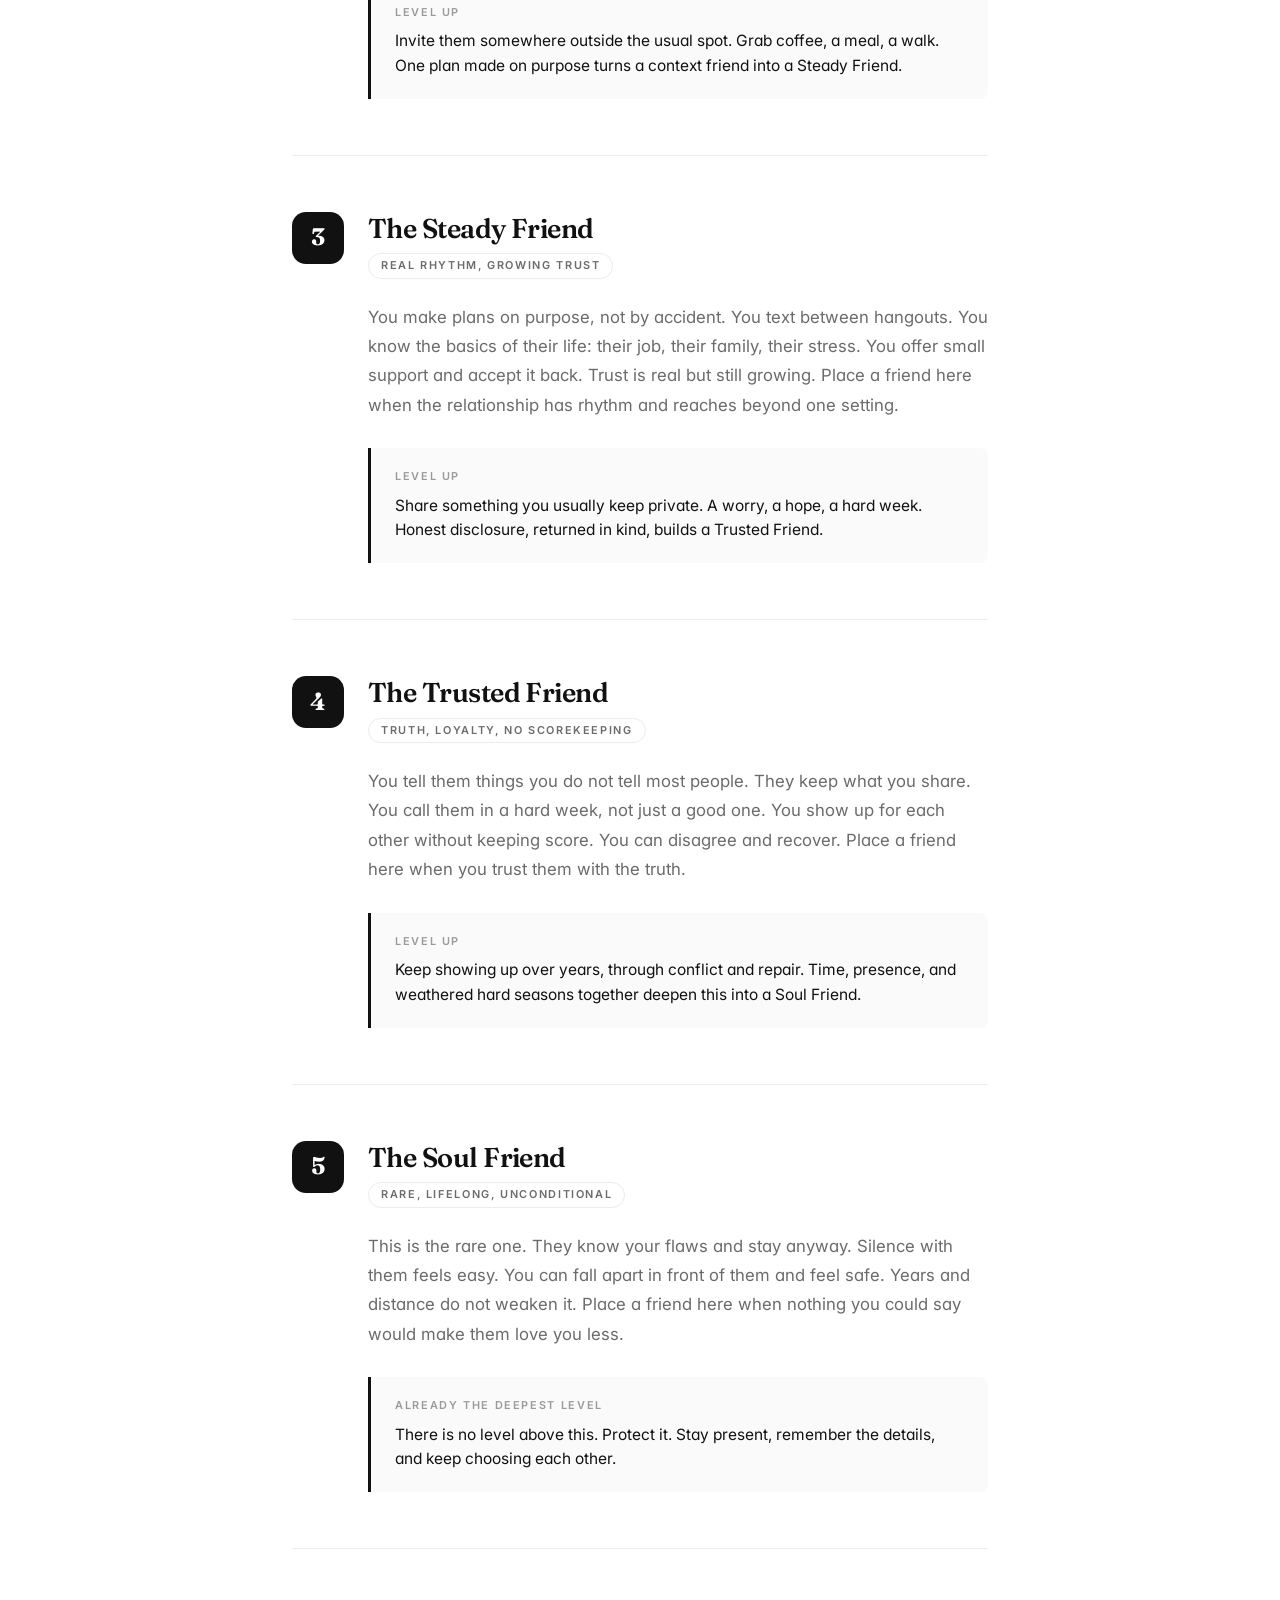
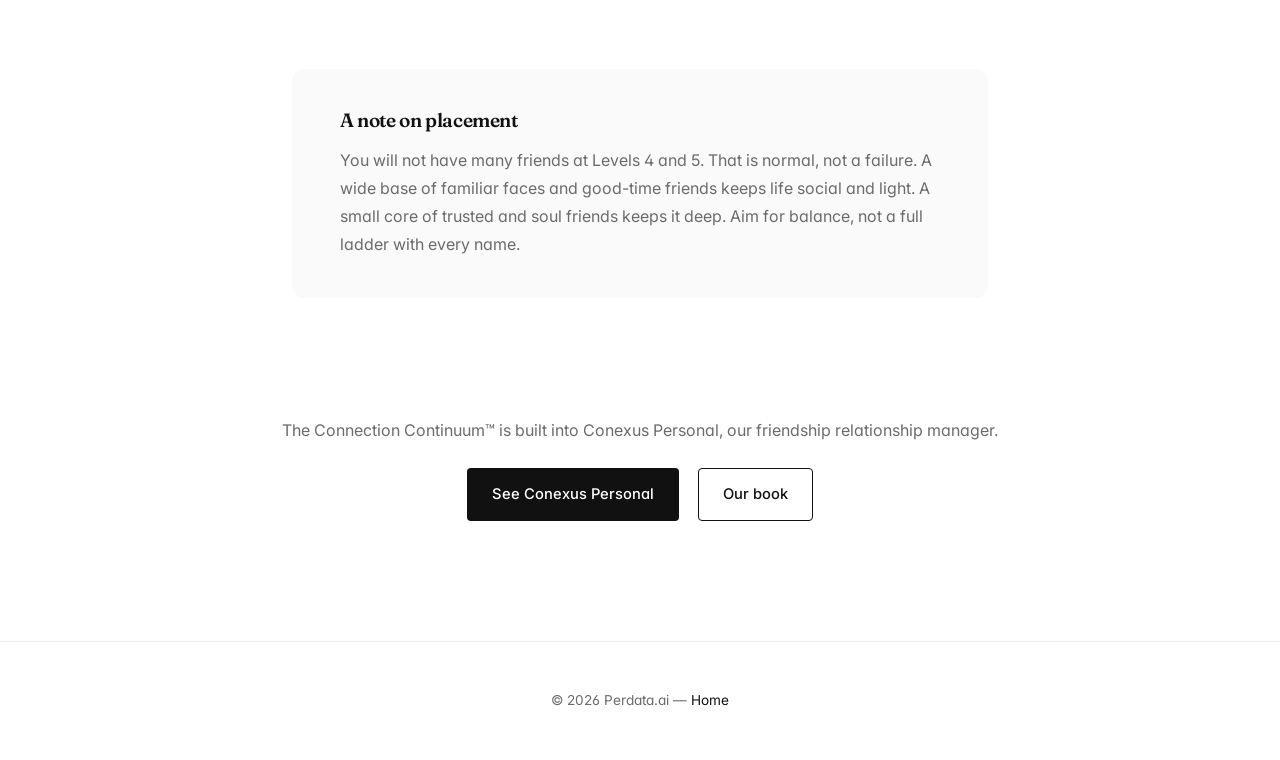
<file: connection-continuum.html>
<!doctype html>
<html lang="en">
<head>
<meta charset="utf-8" />
<meta name="viewport" content="width=device-width, initial-scale=1" />
<title>The Connection Continuum — Perdata.ai</title>
<meta name="description" content="Five levels of connection, from the people you know to the few who know you fully. A framework from Perdata.ai." />
<link rel="preconnect" href="https://fonts.googleapis.com">
<link rel="preconnect" href="https://fonts.gstatic.com" crossorigin>
<link href="https://fonts.googleapis.com/css2?family=Fraunces:ital,opsz,wght@0,9..144,400;0,9..144,500;0,9..144,600;0,9..144,700;1,9..144,400;1,9..144,500&family=Inter:wght@400;500;600&display=swap" rel="stylesheet">
<link rel="icon" type="image/svg+xml" href="favicon.svg">
<link rel="stylesheet" href="styles.css" />

<style>
  .cc-intro {
    max-width: 680px;
    margin: 0 auto;
    text-align: center;
    padding: 120px 32px 80px;
  }
  .cc-intro h1 {
    font-size: clamp(2.4rem, 5vw, 4rem);
    margin-bottom: 24px;
  }
  .cc-intro p {
    color: var(--mute);
    font-size: 1.1rem;
    line-height: 1.7;
    margin-bottom: 16px;
  }

  .cc-levels {
    max-width: 760px;
    margin: 0 auto;
    padding: 0 32px 120px;
  }

  .cc-level {
    padding: 56px 0;
    border-top: 1px solid var(--line);
  }
  .cc-level:last-child {
    border-bottom: 1px solid var(--line);
  }

  .cc-level-header {
    display: flex;
    align-items: flex-start;
    gap: 24px;
    margin-bottom: 24px;
  }

  .cc-badge {
    flex-shrink: 0;
    width: 52px;
    height: 52px;
    background: var(--ink);
    color: var(--bg);
    border-radius: 14px;
    display: flex;
    align-items: center;
    justify-content: center;
    font-family: 'Fraunces', Georgia, serif;
    font-size: 1.5rem;
    font-weight: 700;
    letter-spacing: -0.02em;
  }

  .cc-level-title-block {
    padding-top: 2px;
  }

  .cc-level-title-block h2 {
    font-size: 1.7rem;
    margin-bottom: 8px;
  }

  .cc-tag {
    display: inline-block;
    font-size: 0.68rem;
    font-weight: 600;
    letter-spacing: 0.15em;
    text-transform: uppercase;
    color: var(--mute);
    border: 1px solid var(--line);
    border-radius: 100px;
    padding: 3px 12px;
  }

  .cc-level-body {
    padding-left: 76px;
  }

  .cc-level-body p {
    color: var(--mute);
    font-size: 1.05rem;
    line-height: 1.75;
    margin-bottom: 28px;
  }

  .cc-levelup {
    background: var(--bg-soft);
    border-left: 3px solid var(--ink);
    border-radius: 0 8px 8px 0;
    padding: 20px 24px;
  }

  .cc-levelup-label {
    font-size: 0.68rem;
    font-weight: 600;
    letter-spacing: 0.15em;
    text-transform: uppercase;
    color: var(--mute-2);
    margin-bottom: 8px;
  }

  .cc-levelup p {
    color: var(--ink) !important;
    font-size: 0.97rem !important;
    line-height: 1.6 !important;
    margin: 0 !important;
  }

  .cc-note {
    max-width: 760px;
    margin: 0 auto 120px;
    padding: 0 32px;
  }

  .cc-note-inner {
    background: var(--bg-soft);
    border-radius: 12px;
    padding: 40px 48px;
  }

  .cc-note-inner h3 {
    font-size: 1.2rem;
    margin-bottom: 14px;
  }

  .cc-note-inner p {
    color: var(--mute);
    font-size: 1rem;
    line-height: 1.75;
  }

  .cc-cta {
    text-align: center;
    padding: 0 32px 120px;
  }

  @media (max-width: 600px) {
    .cc-level-body {
      padding-left: 0;
    }
    .cc-note-inner {
      padding: 28px 24px;
    }
  }
</style>
</head>
<body>

<nav class="site-nav">
  <div class="nav-inner">
    <a href="index.html" class="brand">
      <span class="brand-mark"><span class="a"></span><span class="b"></span></span>
      Perdata
    </a>
    <ul class="nav-links" id="navLinks">
      <li><a href="products.html">Products</a></li>
      <li><a href="vision.html">Vision</a></li>
      <li><a href="book.html">Our book</a></li>
      <li><a href="team.html">Team</a></li>
      <li><a href="resources.html">Resources</a></li>
      <li><a href="contact.html" class="nav-cta">Get in touch</a></li>
    </ul>
    <button class="nav-toggle" aria-label="Toggle menu" onclick="document.getElementById('navLinks').classList.toggle('open')">☰</button>
  </div>
</nav>

<!-- ============ HERO ============ -->
<div class="cc-intro">
  <span class="eyebrow">Framework</span>
  <h1>The Connection Continuum</h1>
  <p>Five levels of connection, from the people you know to the few who know you fully.</p>
  <p>Read each level and place each friend where they fit today. Most people sit in the first three levels, and that is healthy. Soul Friends are few, often one or two in a lifetime. A friend can move up or down as life changes. Honest placement beats flattering placement.</p>
  <p>Under each level, the callout shows one practical way to move up.</p>
</div>

<!-- ============ LEVELS ============ -->
<div class="cc-levels">

  <div class="cc-level">
    <div class="cc-level-header">
      <div class="cc-badge">1</div>
      <div class="cc-level-title-block">
        <h2>The Familiar Face</h2>
        <span class="cc-tag">Friendly, surface level</span>
      </div>
    </div>
    <div class="cc-level-body">
      <p>You recognize them and they recognize you. Conversation stays light and pleasant. You talk about work, the weather, or the thing in front of you. You do not share personal news with them. If they vanished from your routine, you would notice but not ache. Place a friend here when the bond is warm but shallow.</p>
      <div class="cc-levelup">
        <div class="cc-levelup-label">Level up</div>
        <p>Ask one real question next time. Try &ldquo;How was your weekend?&rdquo; and remember the answer. Small, repeated interest moves this person toward a Good-Time Friend.</p>
      </div>
    </div>
  </div>

  <div class="cc-level">
    <div class="cc-level-header">
      <div class="cc-badge">2</div>
      <div class="cc-level-title-block">
        <h2>The Good-Time Friend</h2>
        <span class="cc-tag">Fun inside one shared setting</span>
      </div>
    </div>
    <div class="cc-level-body">
      <p>You enjoy their company in a specific place. The gym, the office, the group chat, the weekly game. The friendship lives inside that shared activity. You laugh together and look forward to seeing them. You rarely meet outside that context. Place a friend here when you like them but the connection has not left its lane.</p>
      <div class="cc-levelup">
        <div class="cc-levelup-label">Level up</div>
        <p>Invite them somewhere outside the usual spot. Grab coffee, a meal, a walk. One plan made on purpose turns a context friend into a Steady Friend.</p>
      </div>
    </div>
  </div>

  <div class="cc-level">
    <div class="cc-level-header">
      <div class="cc-badge">3</div>
      <div class="cc-level-title-block">
        <h2>The Steady Friend</h2>
        <span class="cc-tag">Real rhythm, growing trust</span>
      </div>
    </div>
    <div class="cc-level-body">
      <p>You make plans on purpose, not by accident. You text between hangouts. You know the basics of their life: their job, their family, their stress. You offer small support and accept it back. Trust is real but still growing. Place a friend here when the relationship has rhythm and reaches beyond one setting.</p>
      <div class="cc-levelup">
        <div class="cc-levelup-label">Level up</div>
        <p>Share something you usually keep private. A worry, a hope, a hard week. Honest disclosure, returned in kind, builds a Trusted Friend.</p>
      </div>
    </div>
  </div>

  <div class="cc-level">
    <div class="cc-level-header">
      <div class="cc-badge">4</div>
      <div class="cc-level-title-block">
        <h2>The Trusted Friend</h2>
        <span class="cc-tag">Truth, loyalty, no scorekeeping</span>
      </div>
    </div>
    <div class="cc-level-body">
      <p>You tell them things you do not tell most people. They keep what you share. You call them in a hard week, not just a good one. You show up for each other without keeping score. You can disagree and recover. Place a friend here when you trust them with the truth.</p>
      <div class="cc-levelup">
        <div class="cc-levelup-label">Level up</div>
        <p>Keep showing up over years, through conflict and repair. Time, presence, and weathered hard seasons together deepen this into a Soul Friend.</p>
      </div>
    </div>
  </div>

  <div class="cc-level">
    <div class="cc-level-header">
      <div class="cc-badge">5</div>
      <div class="cc-level-title-block">
        <h2>The Soul Friend</h2>
        <span class="cc-tag">Rare, lifelong, unconditional</span>
      </div>
    </div>
    <div class="cc-level-body">
      <p>This is the rare one. They know your flaws and stay anyway. Silence with them feels easy. You can fall apart in front of them and feel safe. Years and distance do not weaken it. Place a friend here when nothing you could say would make them love you less.</p>
      <div class="cc-levelup">
        <div class="cc-levelup-label">Already the deepest level</div>
        <p>There is no level above this. Protect it. Stay present, remember the details, and keep choosing each other.</p>
      </div>
    </div>
  </div>

</div>

<!-- ============ NOTE ============ -->
<div class="cc-note">
  <div class="cc-note-inner">
    <h3>A note on placement</h3>
    <p>You will not have many friends at Levels 4 and 5. That is normal, not a failure. A wide base of familiar faces and good-time friends keeps life social and light. A small core of trusted and soul friends keeps it deep. Aim for balance, not a full ladder with every name.</p>
  </div>
</div>

<!-- ============ CTA ============ -->
<div class="cc-cta">
  <p class="mute" style="margin-bottom: 24px; font-size: 1rem;">The Connection Continuum™ is built into Conexus Personal, our friendship relationship manager.</p>
  <a href="products.html#personal" class="btn-primary">See Conexus Personal</a>
  &ensp;
  <a href="book.html" class="btn-secondary">Our book</a>
</div>

<!-- ============ FOOTER ============ -->
<footer style="border-top: 1px solid var(--line); padding: 48px 32px; text-align: center;">
  <p class="mute" style="font-size: 0.85rem;">&copy; 2026 Perdata.ai &mdash; <a href="index.html">Home</a></p>
</footer>

</body>
</html>
</file>
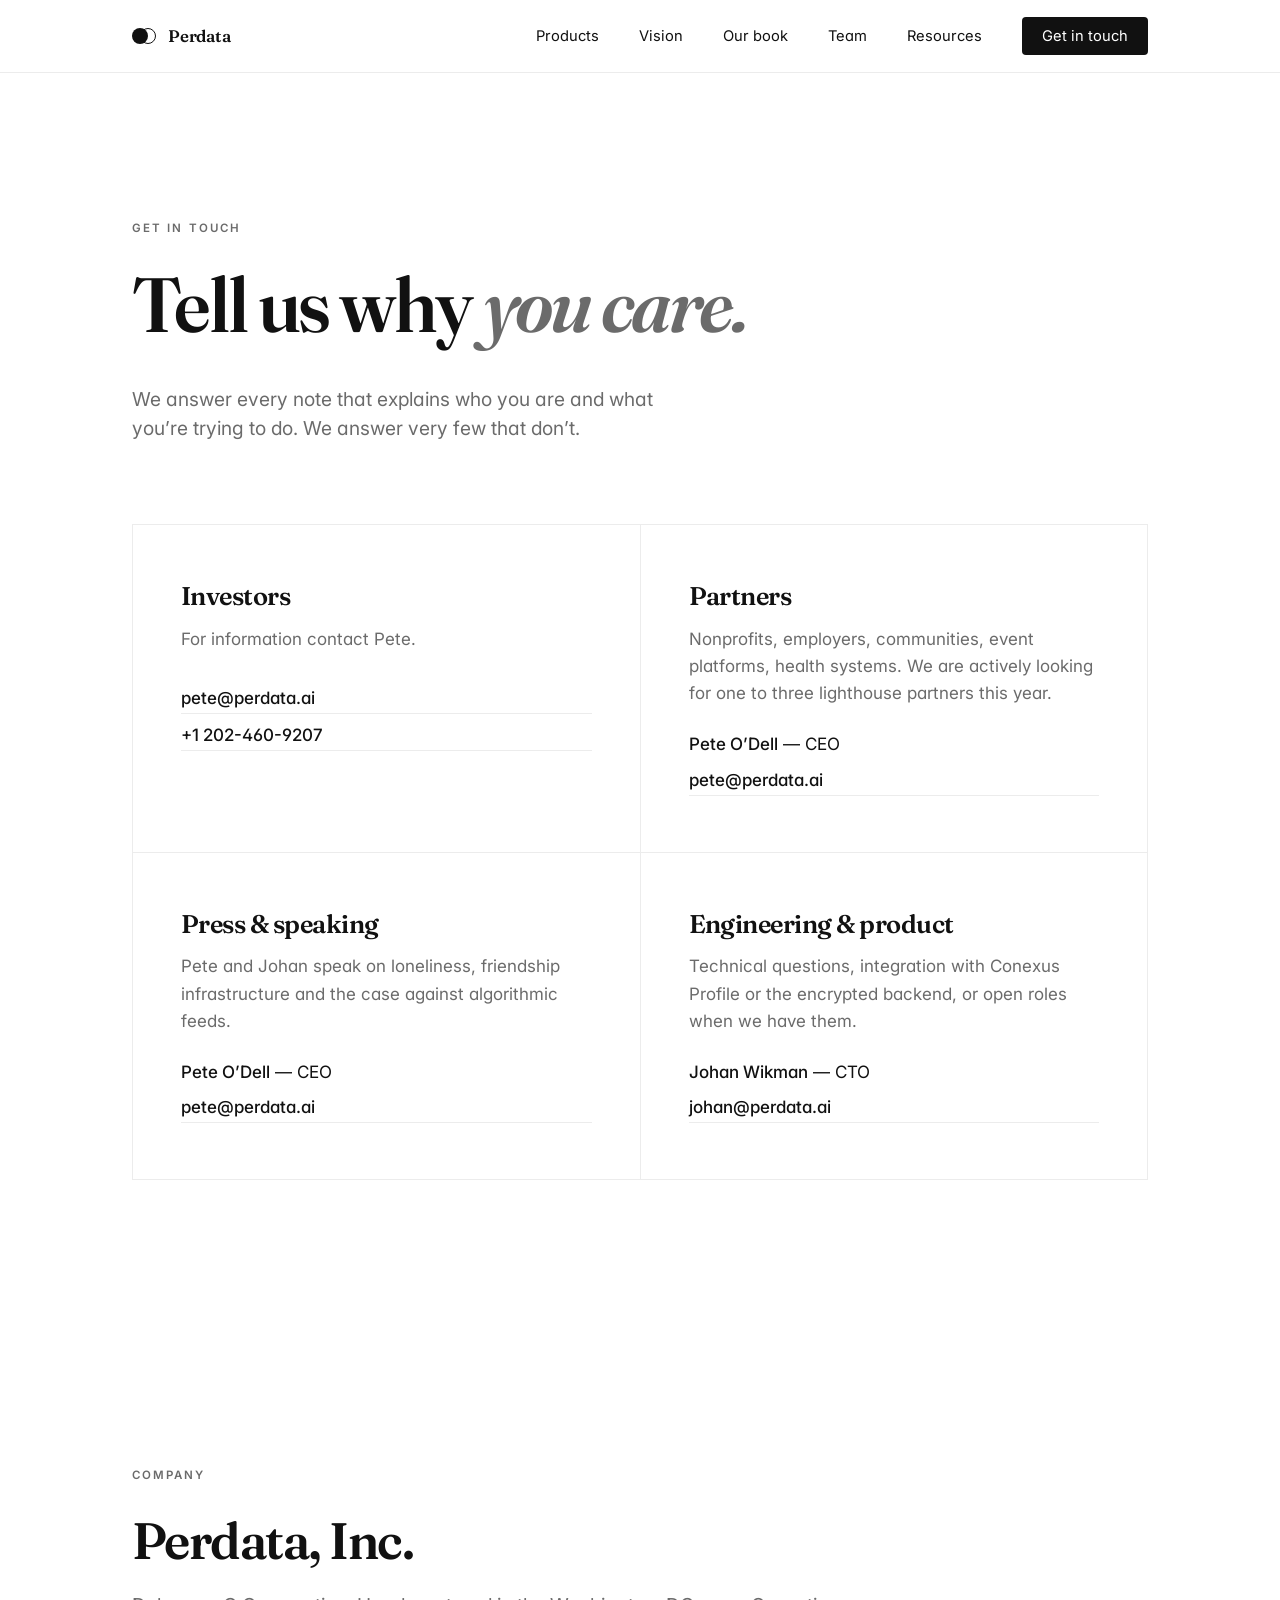
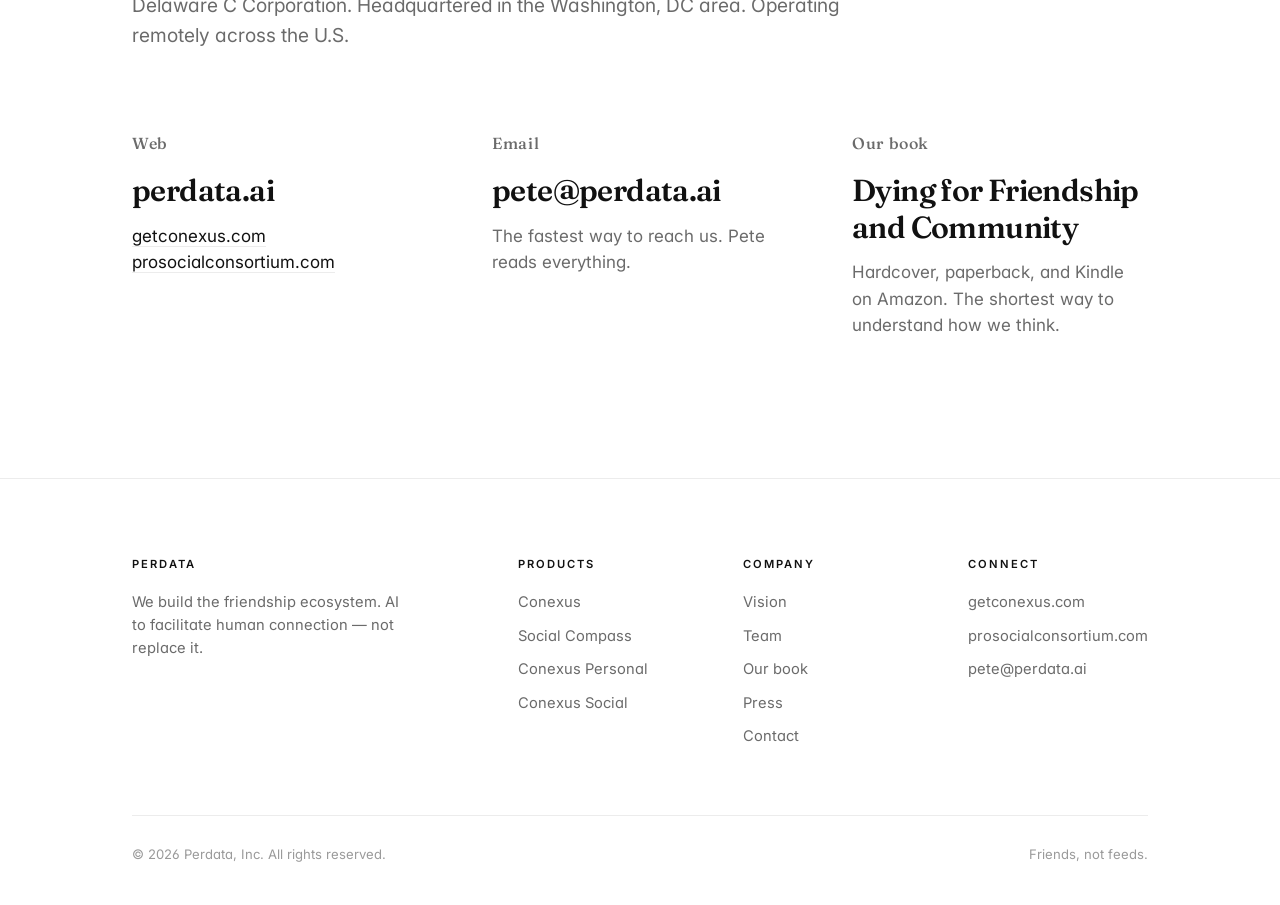
<file: contact.html>
<!doctype html>
<html lang="en">
<head>
<meta charset="utf-8" />
<meta name="viewport" content="width=device-width, initial-scale=1" />
<title>Get in touch — Perdata.ai</title>
<meta name="description" content="Contact Perdata.ai. Investors, partners, press, and prospective hires." />
<link rel="preconnect" href="https://fonts.googleapis.com">
<link rel="preconnect" href="https://fonts.gstatic.com" crossorigin>
<link href="https://fonts.googleapis.com/css2?family=Fraunces:ital,opsz,wght@0,9..144,400;0,9..144,500;0,9..144,600;0,9..144,700;1,9..144,400;1,9..144,500&family=Inter:wght@400;500;600&display=swap" rel="stylesheet">
<link rel="icon" type="image/svg+xml" href="favicon.svg">
<link rel="stylesheet" href="styles.css" />
</head>
<body>

<nav class="site-nav">
  <div class="nav-inner">
    <a href="index.html" class="brand">
      <span class="brand-mark"><span class="a"></span><span class="b"></span></span>
      Perdata
    </a>
    <ul class="nav-links" id="navLinks">
      <li><a href="products.html">Products</a></li>
      <li><a href="vision.html">Vision</a></li>
      <li><a href="book.html">Our book</a></li>
      <li><a href="team.html">Team</a></li>
      <li><a href="resources.html">Resources</a></li>
      <li><a href="contact.html" class="nav-cta">Get in touch</a></li>
    </ul>
    <button class="nav-toggle" aria-label="Toggle menu" onclick="document.getElementById('navLinks').classList.toggle('open')">☰</button>
  </div>
</nav>

<!-- ============ HEADER ============ -->
<section style="padding: 140px 0 80px;">
  <div class="container">
    <span class="eyebrow">Get in touch</span>
    <h1 style="max-width: 16ch; line-height: 1.02; letter-spacing: -0.035em;">Tell us why <span class="italic mute">you care.</span></h1>
    <p class="hero-sub" style="margin-top: 40px;">We answer every note that explains who you are and what you&rsquo;re trying to do. We answer very few that don&rsquo;t.</p>
  </div>
</section>

<!-- ============ CONTACT CARDS ============ -->
<section style="padding-top: 0;">
  <div class="container">
    <div class="contact-grid">

      <div class="contact-card">
        <h3>Investors</h3>
        <!-- <p class="mute">We&rsquo;re in our pre-seed round. $450K already in. $750K to close. Delaware C Corp, NVCA preferred stock, $4M pre-money. <a href="investors.html" style="border-bottom: 1px solid var(--line);">Round details →</a></p> -->
        <div class="row">
          <p class="mute">For information contact Pete.</p>
          <a href="mailto:pete@perdata.ai">pete@perdata.ai</a>
          <a href="tel:+12024609207">+1 202-460-9207</a>
        </div>
      </div>

      <div class="contact-card">
        <h3>Partners</h3>
        <p class="mute">Nonprofits, employers, communities, event platforms, health systems. We are actively looking for one to three lighthouse partners this year.</p>
        <div class="row">
          <span><b>Pete O&rsquo;Dell</b> — CEO</span>
          <a href="mailto:pete@perdata.ai">pete@perdata.ai</a>
        </div>
      </div>

      <div class="contact-card">
        <h3>Press &amp; speaking</h3>
        <p class="mute">Pete and Johan speak on loneliness, friendship infrastructure and the case against algorithmic feeds.</p>
        <div class="row">
          <span><b>Pete O&rsquo;Dell</b> — CEO</span>
          <a href="mailto:pete@perdata.ai">pete@perdata.ai</a>
        </div>
      </div>

      <div class="contact-card">
        <h3>Engineering &amp; product</h3>
        <p class="mute">Technical questions, integration with Conexus Profile or the encrypted backend, or open roles when we have them.</p>
        <div class="row">
          <span><b>Johan Wikman</b> — CTO</span>
          <a href="mailto:johan@perdata.ai">johan@perdata.ai</a>
        </div>
      </div>

    </div>
  </div>
</section>

<!-- ============ COMPANY ============ -->
<section>
  <div class="container">
    <div class="section-head">
      <span class="eyebrow">Company</span>
      <h2>Perdata, Inc.</h2>
      <p>Delaware C Corporation. Headquartered in the Washington, DC area. Operating remotely across the U.S.</p>
    </div>
    <div class="manifesto">
      <div class="manifest-item">
        <div class="num">Web</div>
        <h3>perdata.ai</h3>
        <p><a href="https://getconexus.com" style="border-bottom: 1px solid var(--line);">getconexus.com</a></p>
        <p><a href="https://prosocialconsortium.com" style="border-bottom: 1px solid var(--line);">prosocialconsortium.com</a></p>
      </div>
      <div class="manifest-item">
        <div class="num">Email</div>
        <h3>pete@perdata.ai</h3>
        <p>The fastest way to reach us. Pete reads everything.</p>
      </div>
      <div class="manifest-item">
        <div class="num">Our book</div>
        <h3>Dying for Friendship and Community</h3>
        <p>Hardcover, paperback, and Kindle on Amazon. The shortest way to understand how we think.</p>
      </div>
    </div>
  </div>
</section>

<!-- ============ FOOTER ============ -->
<footer class="site-footer">
  <div class="container">
    <div class="footer-grid">
      <div>
        <h4>Perdata</h4>
        <p>We build the friendship ecosystem. AI to facilitate human connection — not replace it.</p>
      </div>
      <div>
        <h4>Products</h4>
        <a href="products.html#conexus">Conexus</a>
        <a href="products.html#compass">Social Compass</a>
        <a href="products.html#personal">Conexus Personal</a>
        <a href="products.html#social">Conexus Social</a>
      </div>
      <div>
        <h4>Company</h4>
        <a href="vision.html">Vision</a>
        <a href="team.html">Team</a>
        <a href="book.html">Our book</a>
        <a href="press.html">Press</a>
        <a href="contact.html">Contact</a>
      </div>
      <div>
        <h4>Connect</h4>
        <a href="https://getconexus.com">getconexus.com</a>
        <a href="https://prosocialconsortium.com">prosocialconsortium.com</a>
        <a href="mailto:pete@perdata.ai">pete@perdata.ai</a>
      </div>
    </div>
    <div class="footer-bottom">
      <div>© 2026 Perdata, Inc. All rights reserved.</div>
      <div>Friends, not feeds.</div>
    </div>
  </div>
</footer>

</body>
</html>
</file>
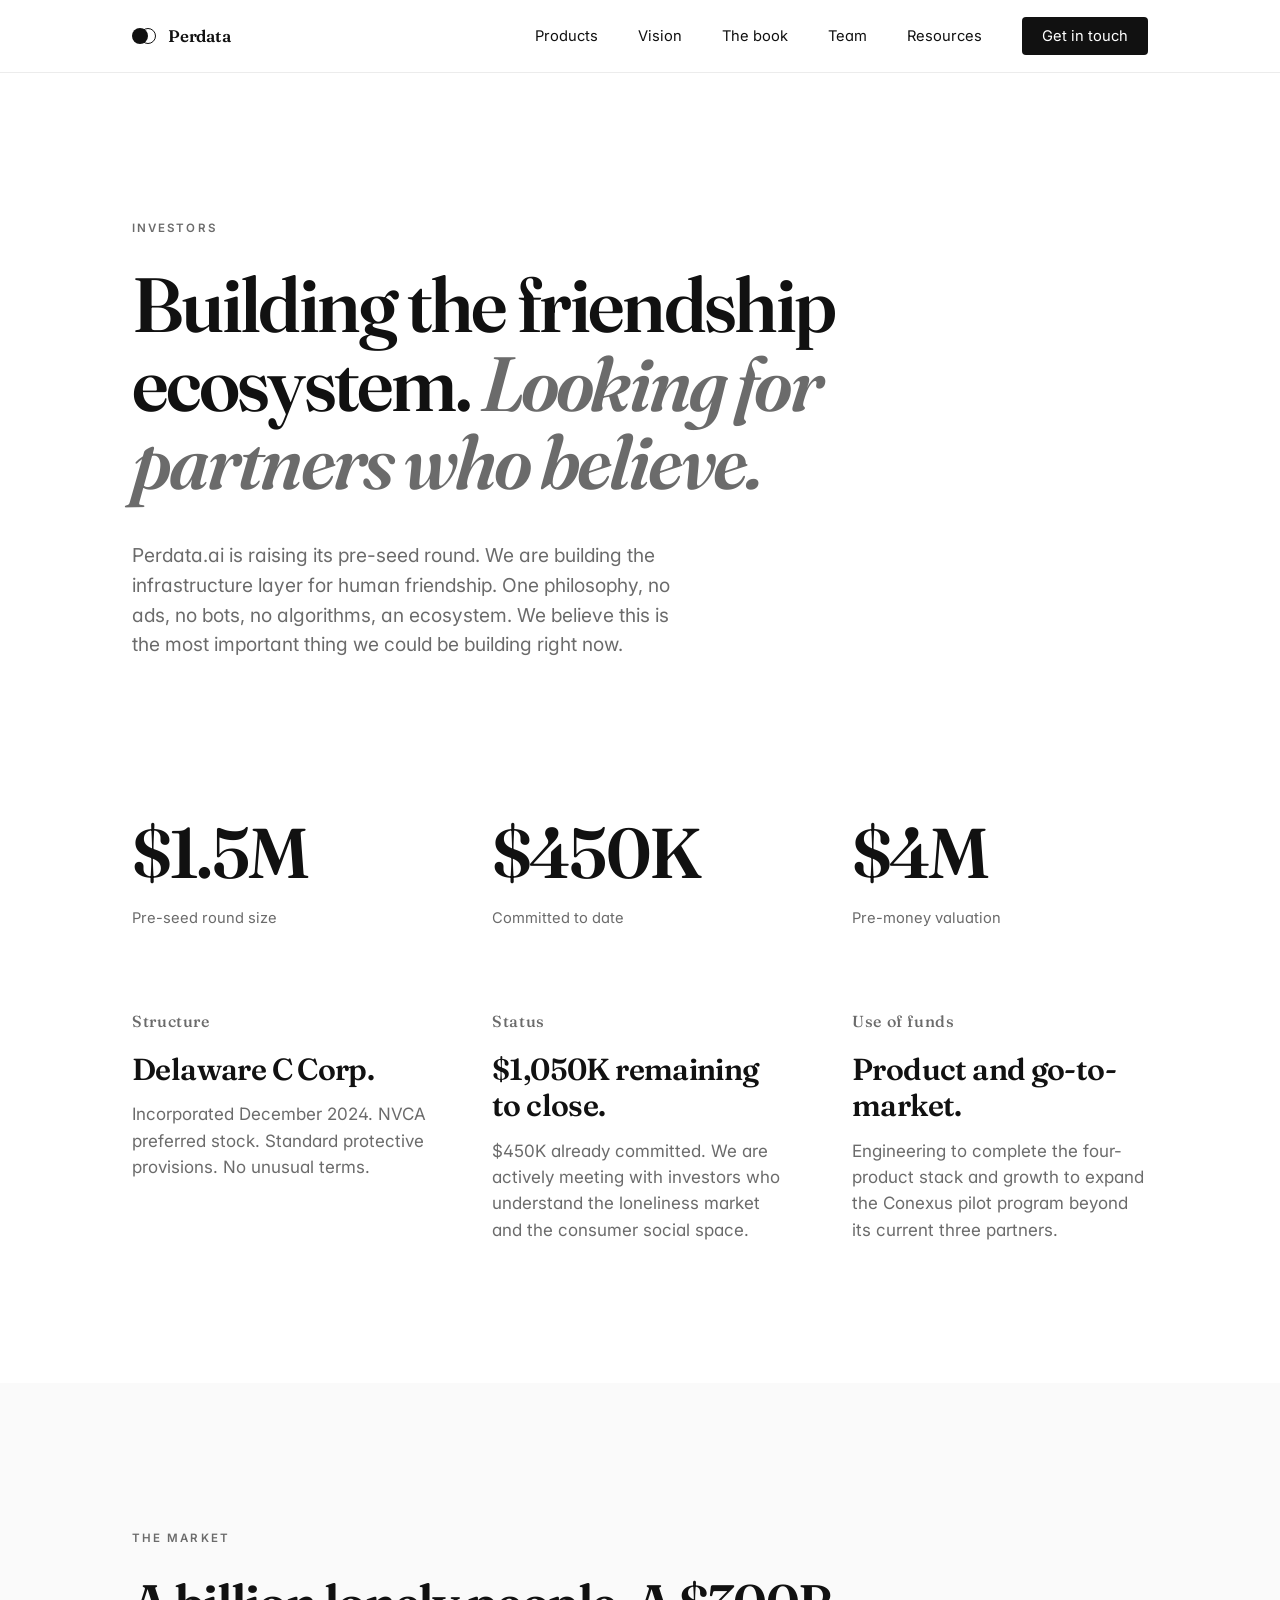
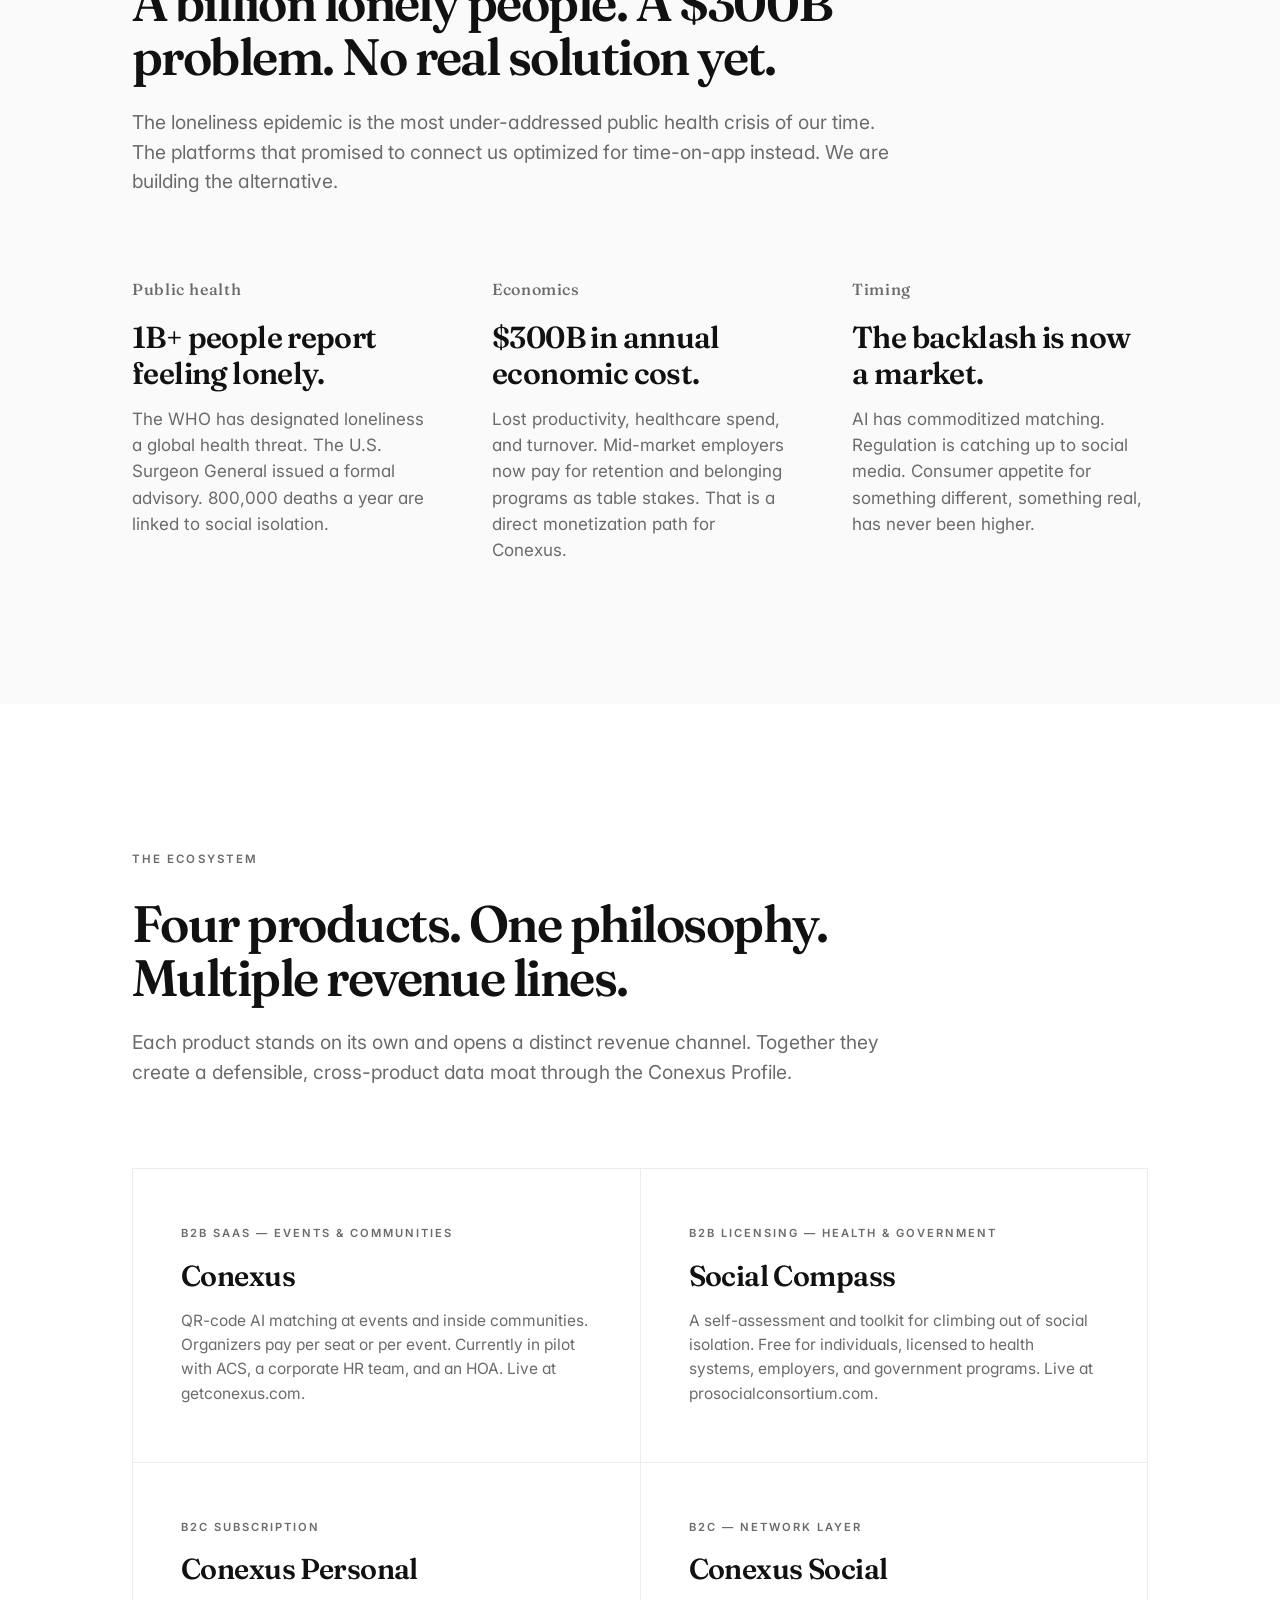
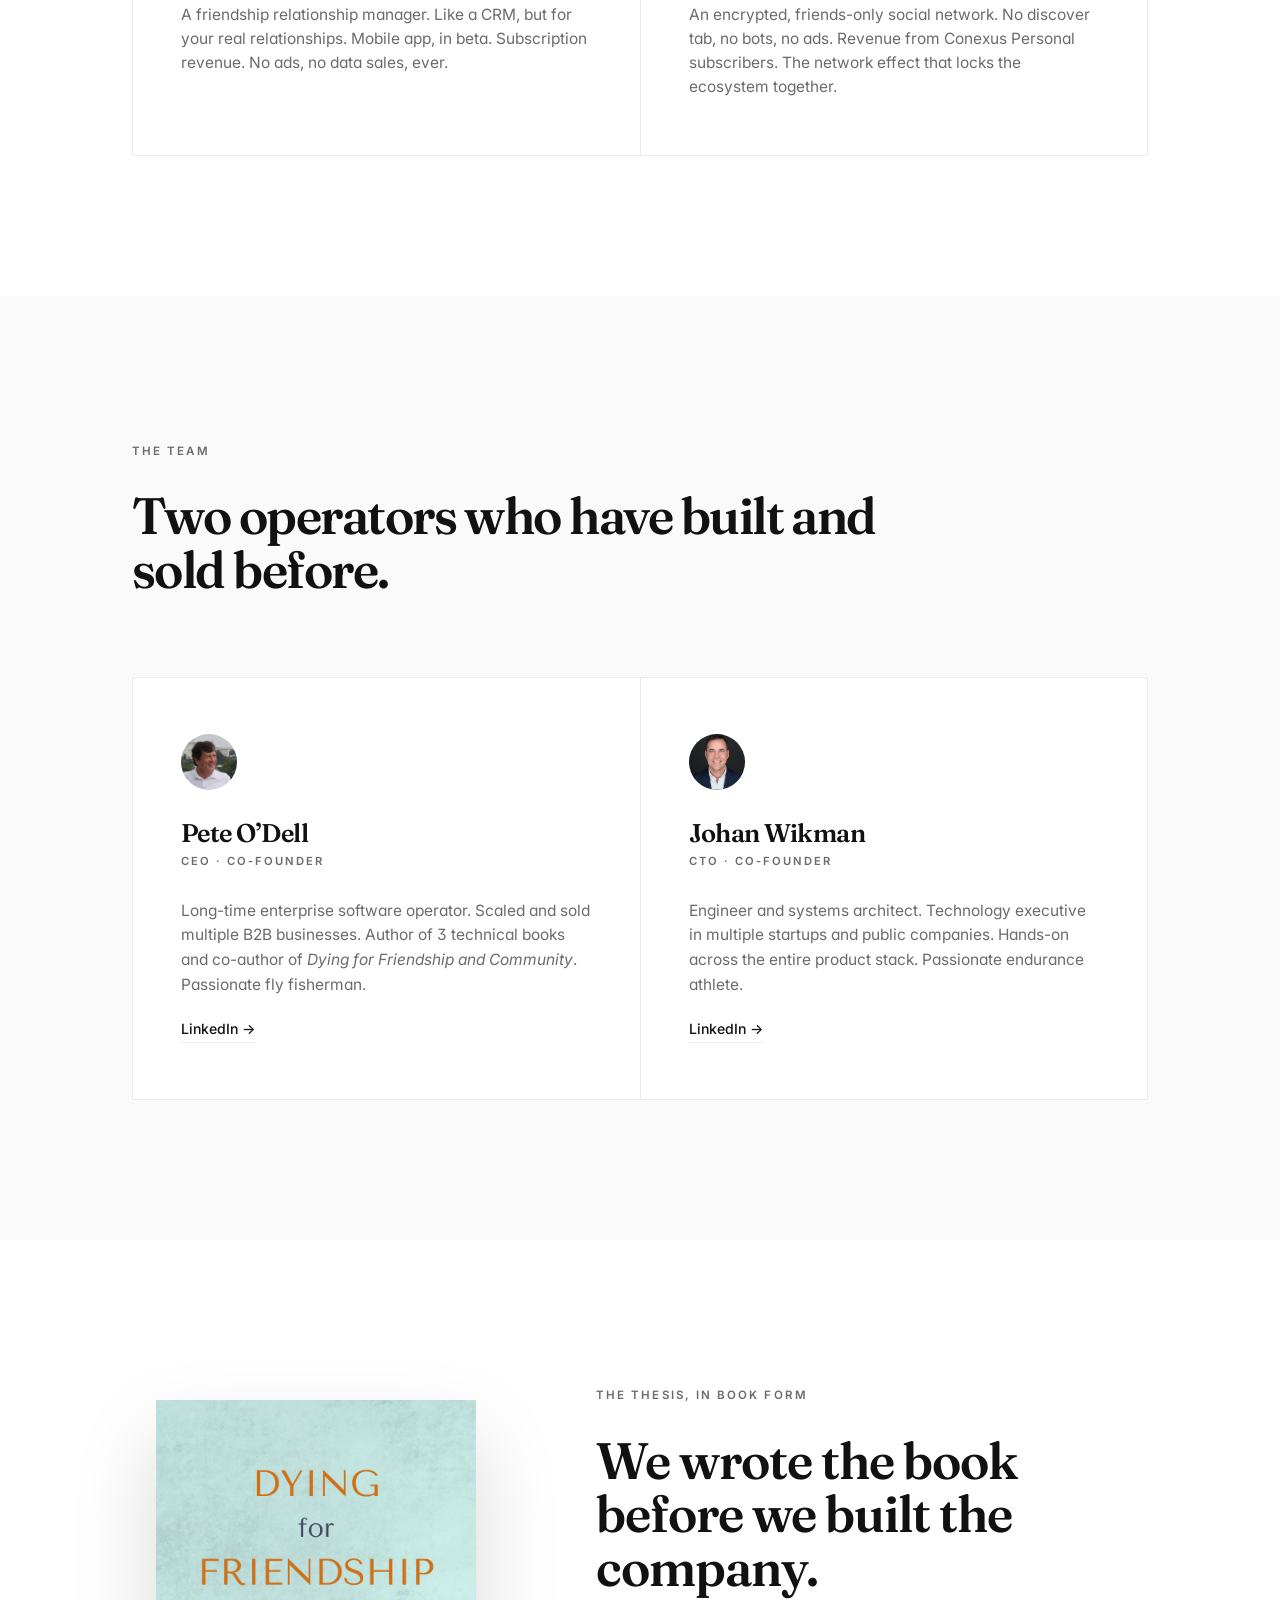
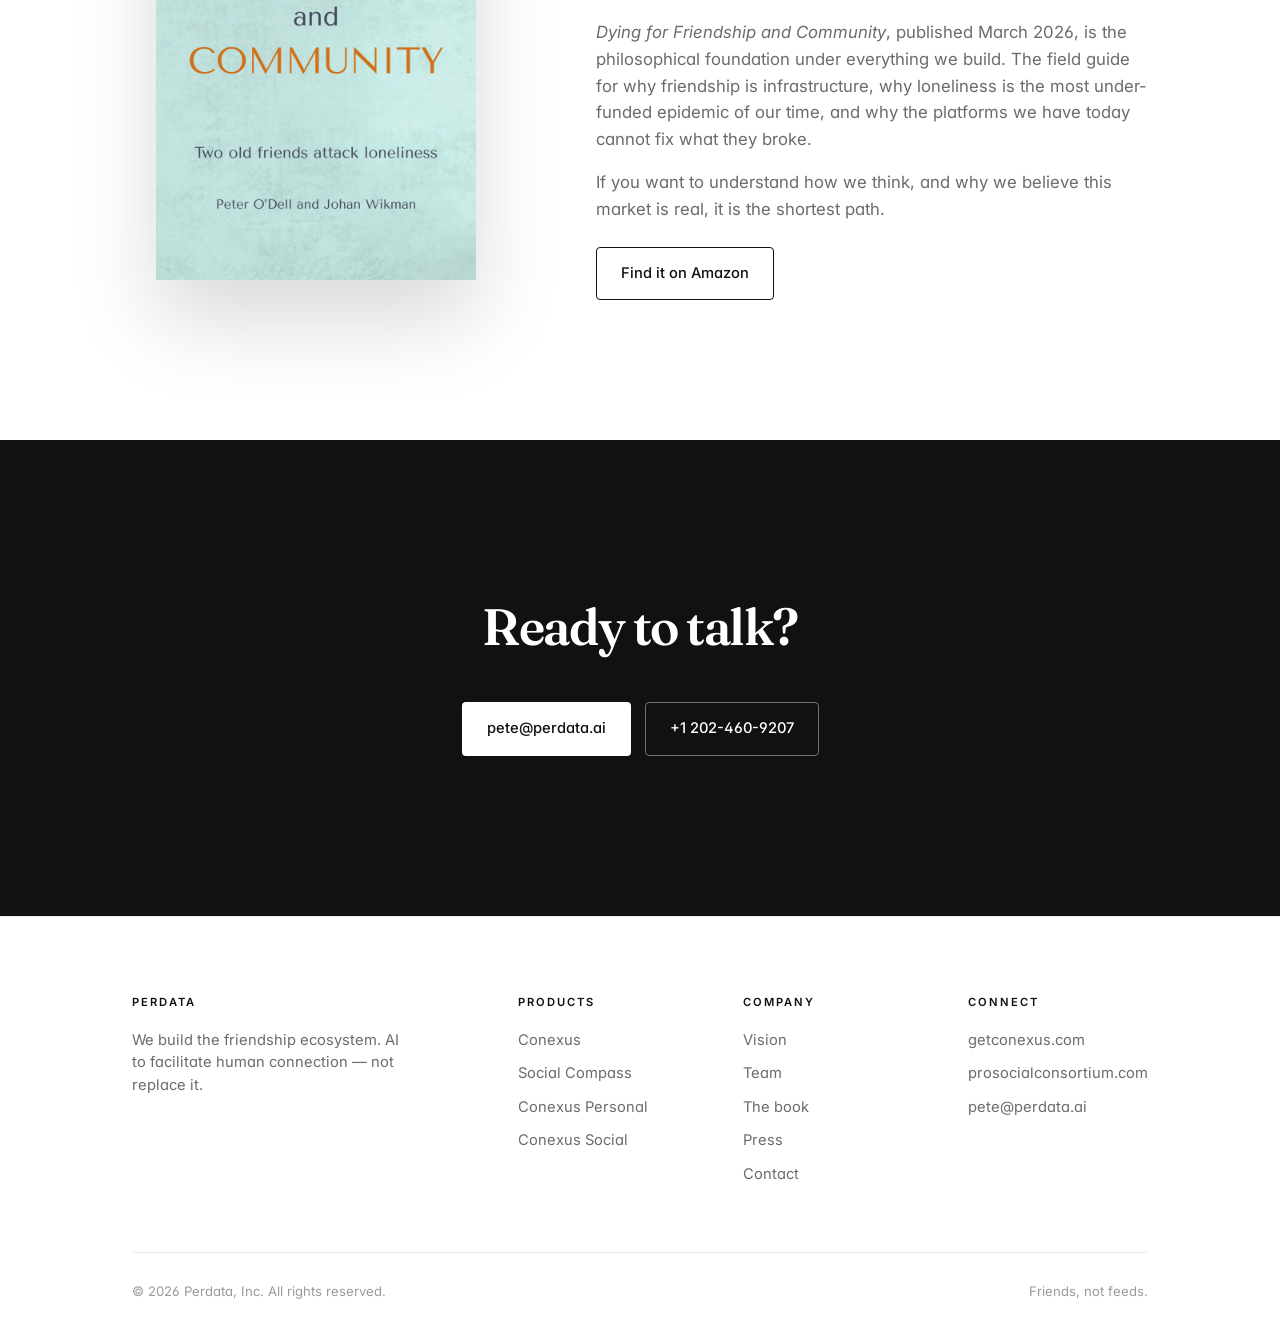
<file: investors.html>
<!doctype html>
<html lang="en">
<head>
<meta charset="utf-8" />
<meta name="viewport" content="width=device-width, initial-scale=1" />
<title>Investors — Perdata.ai</title>
<meta name="description" content="Perdata.ai investor information. Pre-seed round details, market opportunity, and team." />
<meta name="robots" content="noindex, nofollow" />
<link rel="preconnect" href="https://fonts.googleapis.com">
<link rel="preconnect" href="https://fonts.gstatic.com" crossorigin>
<link href="https://fonts.googleapis.com/css2?family=Fraunces:ital,opsz,wght@0,9..144,400;0,9..144,500;0,9..144,600;0,9..144,700;1,9..144,400;1,9..144,500&family=Inter:wght@400;500;600&display=swap" rel="stylesheet">
<link rel="icon" type="image/svg+xml" href="favicon.svg">
<link rel="stylesheet" href="styles.css" />
</head>
<body>

<nav class="site-nav">
  <div class="nav-inner">
    <a href="index.html" class="brand">
      <span class="brand-mark"><span class="a"></span><span class="b"></span></span>
      Perdata
    </a>
    <ul class="nav-links" id="navLinks">
      <li><a href="products.html">Products</a></li>
      <li><a href="vision.html">Vision</a></li>
      <li><a href="book.html">The book</a></li>
      <li><a href="team.html">Team</a></li>
      <li><a href="resources.html">Resources</a></li>
      <li><a href="contact.html" class="nav-cta">Get in touch</a></li>
    </ul>
    <button class="nav-toggle" aria-label="Toggle menu" onclick="document.getElementById('navLinks').classList.toggle('open')">☰</button>
  </div>
</nav>

<!-- ============ HEADER ============ -->
<section style="padding: 140px 0 80px;">
  <div class="container">
    <span class="eyebrow">Investors</span>
    <h1 style="max-width: 18ch; line-height: 1.02; letter-spacing: -0.035em;">Building the friendship ecosystem. <span class="italic mute">Looking for partners who believe.</span></h1>
    <p class="hero-sub" style="margin-top: 40px;">Perdata.ai is raising its pre-seed round. We are building the infrastructure layer for human friendship. One philosophy, no ads, no bots, no algorithms, an ecosystem. We believe this is the most important thing we could be building right now.</p>
  </div>
</section>

<!-- ============ THE ROUND ============ -->
<section style="padding-top: 0;">
  <div class="container">
    <div class="stats">
      <div>
        <div class="stat-big">$1.5M</div>
        <div class="stat-label">Pre-seed round size</div>
      </div>
      <div>
        <div class="stat-big">$450K</div>
        <div class="stat-label">Committed to date</div>
      </div>
      <div>
        <div class="stat-big">$4M</div>
        <div class="stat-label">Pre-money valuation</div>
      </div>
    </div>
    <div class="manifesto" style="margin-top: 80px;">
      <div class="manifest-item">
        <div class="num">Structure</div>
        <h3>Delaware C Corp.</h3>
        <p>Incorporated December 2024. NVCA preferred stock. Standard protective provisions. No unusual terms.</p>
      </div>
      <div class="manifest-item">
        <div class="num">Status</div>
        <h3>$1,050K remaining to close.</h3>
        <p>$450K already committed. We are actively meeting with investors who understand the loneliness market and the consumer social space.</p>
      </div>
      <div class="manifest-item">
        <div class="num">Use of funds</div>
        <h3>Product and go-to-market.</h3>
        <p>Engineering to complete the four-product stack and growth to expand the Conexus pilot program beyond its current three partners.</p>
      </div>
    </div>
  </div>
</section>

<!-- ============ THE MARKET ============ -->
<section style="background: var(--bg-soft);">
  <div class="container">
    <div class="section-head">
      <span class="eyebrow">The market</span>
      <h2>A billion lonely people. A $300B problem. No real solution yet.</h2>
      <p>The loneliness epidemic is the most under-addressed public health crisis of our time. The platforms that promised to connect us optimized for time-on-app instead. We are building the alternative.</p>
    </div>
    <div class="manifesto">
      <div class="manifest-item">
        <div class="num">Public health</div>
        <h3>1B+ people report feeling lonely.</h3>
        <p>The WHO has designated loneliness a global health threat. The U.S. Surgeon General issued a formal advisory. 800,000 deaths a year are linked to social isolation.</p>
      </div>
      <div class="manifest-item">
        <div class="num">Economics</div>
        <h3>$300B in annual economic cost.</h3>
        <p>Lost productivity, healthcare spend, and turnover. Mid-market employers now pay for retention and belonging programs as table stakes. That is a direct monetization path for Conexus.</p>
      </div>
      <div class="manifest-item">
        <div class="num">Timing</div>
        <h3>The backlash is now a market.</h3>
        <p>AI has commoditized matching. Regulation is catching up to social media. Consumer appetite for something different, something real, has never been higher.</p>
      </div>
    </div>
  </div>
</section>

<!-- ============ THE PRODUCTS ============ -->
<section>
  <div class="container">
    <div class="section-head">
      <span class="eyebrow">The ecosystem</span>
      <h2>Four products. One philosophy. Multiple revenue lines.</h2>
      <p>Each product stands on its own and opens a distinct revenue channel. Together they create a defensible, cross-product data moat through the Conexus Profile.</p>
    </div>
    <div class="product-grid">
      <div class="product-card">
        <span class="product-tag">B2B SaaS — events &amp; communities</span>
        <h3>Conexus</h3>
        <p>QR-code AI matching at events and inside communities. Organizers pay per seat or per event. Currently in pilot with ACS, a corporate HR team, and an HOA. Live at getconexus.com.</p>
      </div>
      <div class="product-card">
        <span class="product-tag">B2B licensing — health &amp; government</span>
        <h3>Social Compass</h3>
        <p>A self-assessment and toolkit for climbing out of social isolation. Free for individuals, licensed to health systems, employers, and government programs. Live at prosocialconsortium.com.</p>
      </div>
      <div class="product-card">
        <span class="product-tag">B2C subscription</span>
        <h3>Conexus Personal</h3>
        <p>A friendship relationship manager. Like a CRM, but for your real relationships. Mobile app, in beta. Subscription revenue. No ads, no data sales, ever.</p>
      </div>
      <div class="product-card">
        <span class="product-tag">B2C — network layer</span>
        <h3>Conexus Social</h3>
        <p>An encrypted, friends-only social network. No discover tab, no bots, no ads. Revenue from Conexus Personal subscribers. The network effect that locks the ecosystem together.</p>
      </div>
    </div>
  </div>
</section>

<!-- ============ THE TEAM ============ -->
<section style="background: var(--bg-soft);">
  <div class="container">
    <div class="section-head">
      <span class="eyebrow">The team</span>
      <h2>Two operators who have built and sold before.</h2>
    </div>
    <div class="team-grid">
      <div class="founder">
        <img class="avatar" src="images/pete.jpeg" alt="Pete O'Dell" />
        <h3>Pete O&rsquo;Dell</h3>
        <div class="role">CEO &middot; Co-founder</div>
        <p>Long-time enterprise software operator. Scaled and sold multiple B2B businesses. Author of 3 technical books and co-author of <em>Dying for Friendship and Community</em>. Passionate fly fisherman.</p>
        <a href="https://linkedin.com/in/peterlodell" class="link" target="_blank">LinkedIn →</a>
      </div>
      <div class="founder">
        <img class="avatar" src="images/johan.png" alt="Johan Wikman" />
        <h3>Johan Wikman</h3>
        <div class="role">CTO &middot; Co-founder</div>
        <p>Engineer and systems architect. Technology executive in multiple startups and public companies. Hands-on across the entire product stack. Passionate endurance athlete.</p>
        <a href="https://linkedin.com/in/jwikman" class="link" target="_blank">LinkedIn →</a>
      </div>
    </div>
  </div>
</section>

<!-- ============ THE BOOK ============ -->
<section>
  <div class="container">
    <div class="book-block">
      <div class="book-cover">
        <img src="images/book-cover.png" />
      </div>
      <div>
        <span class="eyebrow">The thesis, in book form</span>
        <h2 style="margin-bottom: 24px;">We wrote the book before we built the company.</h2>
        <p class="mute" style="font-size: 1.05rem; line-height: 1.6; margin-bottom: 16px;"><em>Dying for Friendship and Community</em>, published March 2026, is the philosophical foundation under everything we build. The field guide for why friendship is infrastructure, why loneliness is the most under-funded epidemic of our time, and why the platforms we have today cannot fix what they broke.</p>
        <p class="mute" style="font-size: 1.05rem; line-height: 1.6; margin-bottom: 24px;">If you want to understand how we think, and why we believe this market is real, it is the shortest path.</p>
        <a href="https://a.co/d/06elBmXs" class="btn-secondary" target="_blank">Find it on Amazon</a>
      </div>
    </div>
  </div>
</section>

<!-- ============ CONTACT ============ -->
<section class="cta-banner">
  <div class="container">
    <h2>Ready to talk?</h2>
    <div class="row">
      <a href="mailto:pete@perdata.ai" class="btn-primary">pete@perdata.ai</a>
      <a href="tel:+12024609207" class="btn-secondary">+1 202-460-9207</a>
    </div>
  </div>
</section>

<!-- ============ FOOTER ============ -->
<footer class="site-footer">
  <div class="container">
    <div class="footer-grid">
      <div>
        <h4>Perdata</h4>
        <p>We build the friendship ecosystem. AI to facilitate human connection — not replace it.</p>
      </div>
      <div>
        <h4>Products</h4>
        <a href="products.html#conexus">Conexus</a>
        <a href="products.html#compass">Social Compass</a>
        <a href="products.html#personal">Conexus Personal</a>
        <a href="products.html#social">Conexus Social</a>
      </div>
      <div>
        <h4>Company</h4>
        <a href="vision.html">Vision</a>
        <a href="team.html">Team</a>
        <a href="book.html">The book</a>
        <a href="press.html">Press</a>
        <a href="contact.html">Contact</a>
      </div>
      <div>
        <h4>Connect</h4>
        <a href="https://getconexus.com">getconexus.com</a>
        <a href="https://prosocialconsortium.com">prosocialconsortium.com</a>
        <a href="mailto:pete@perdata.ai">pete@perdata.ai</a>
      </div>
    </div>
    <div class="footer-bottom">
      <div>© 2026 Perdata, Inc. All rights reserved.</div>
      <div>Friends, not feeds.</div>
    </div>
  </div>
</footer>

</body>
</html>
</file>
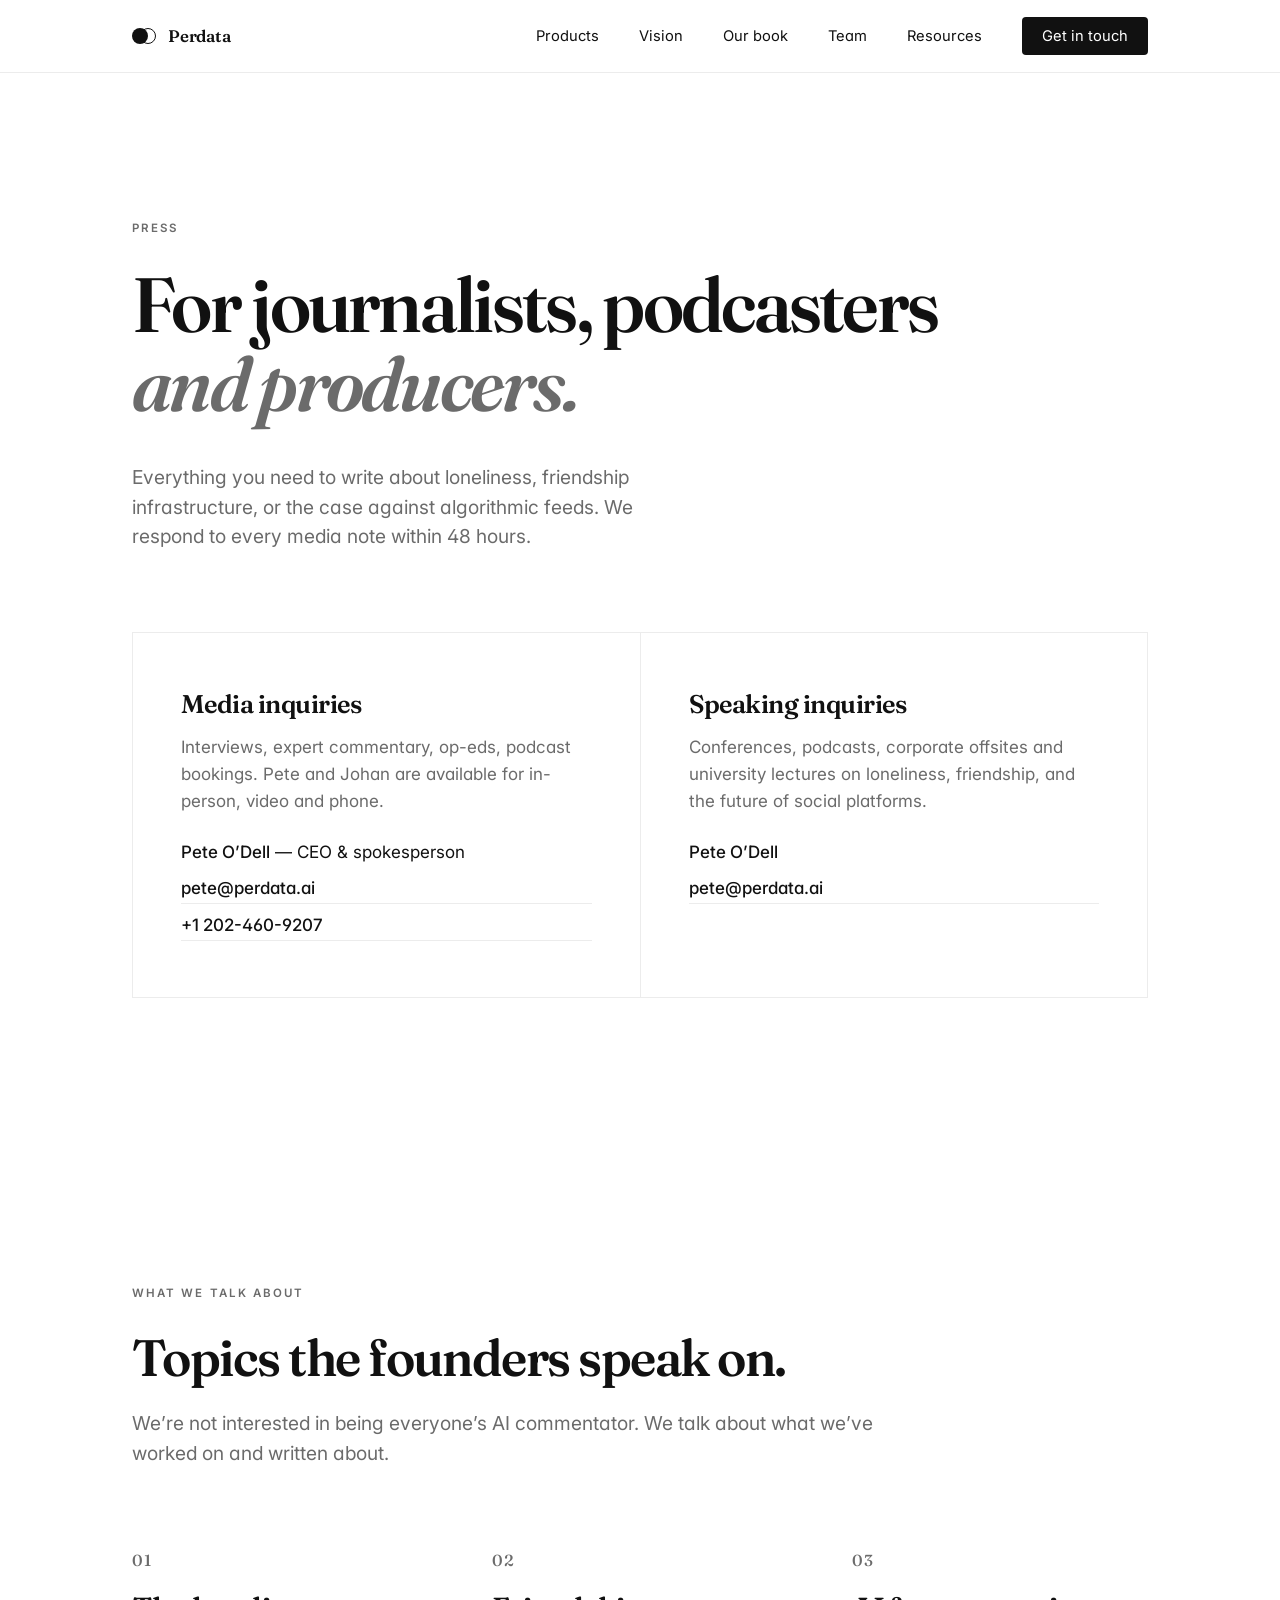
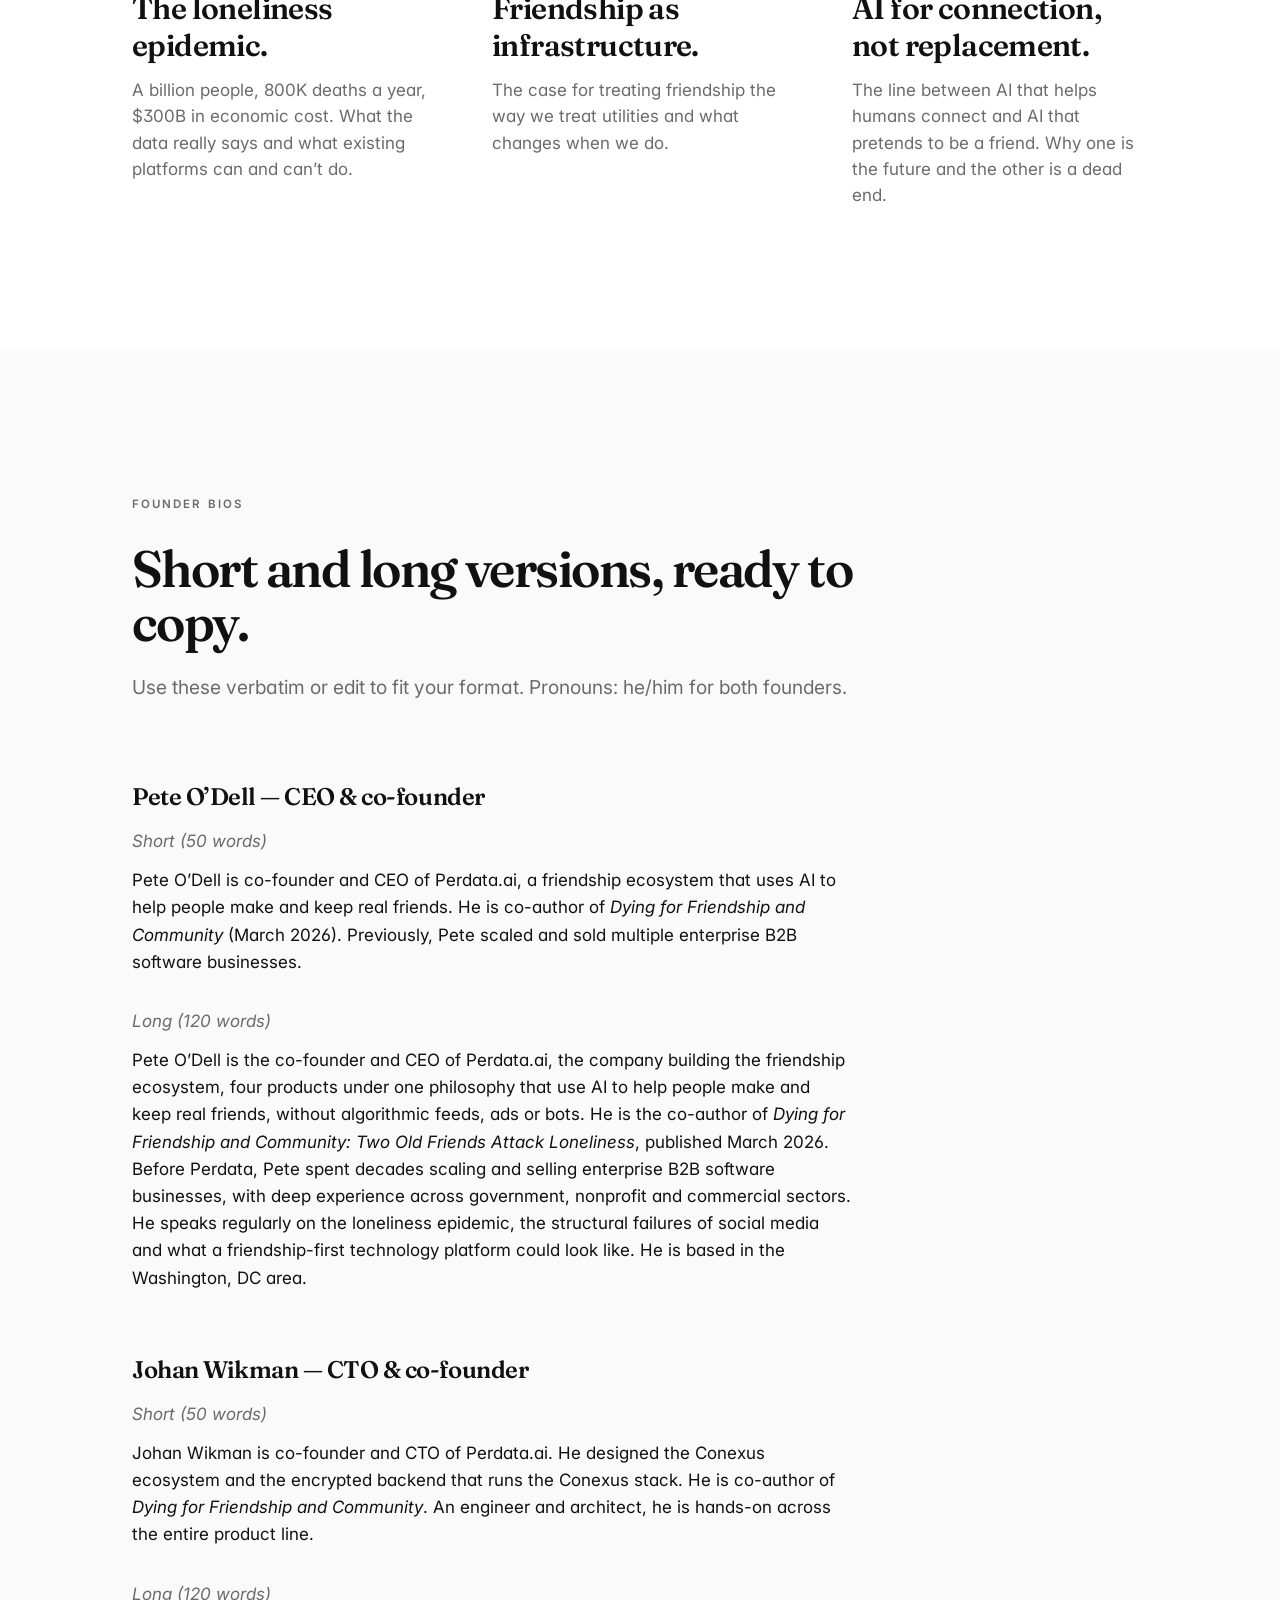
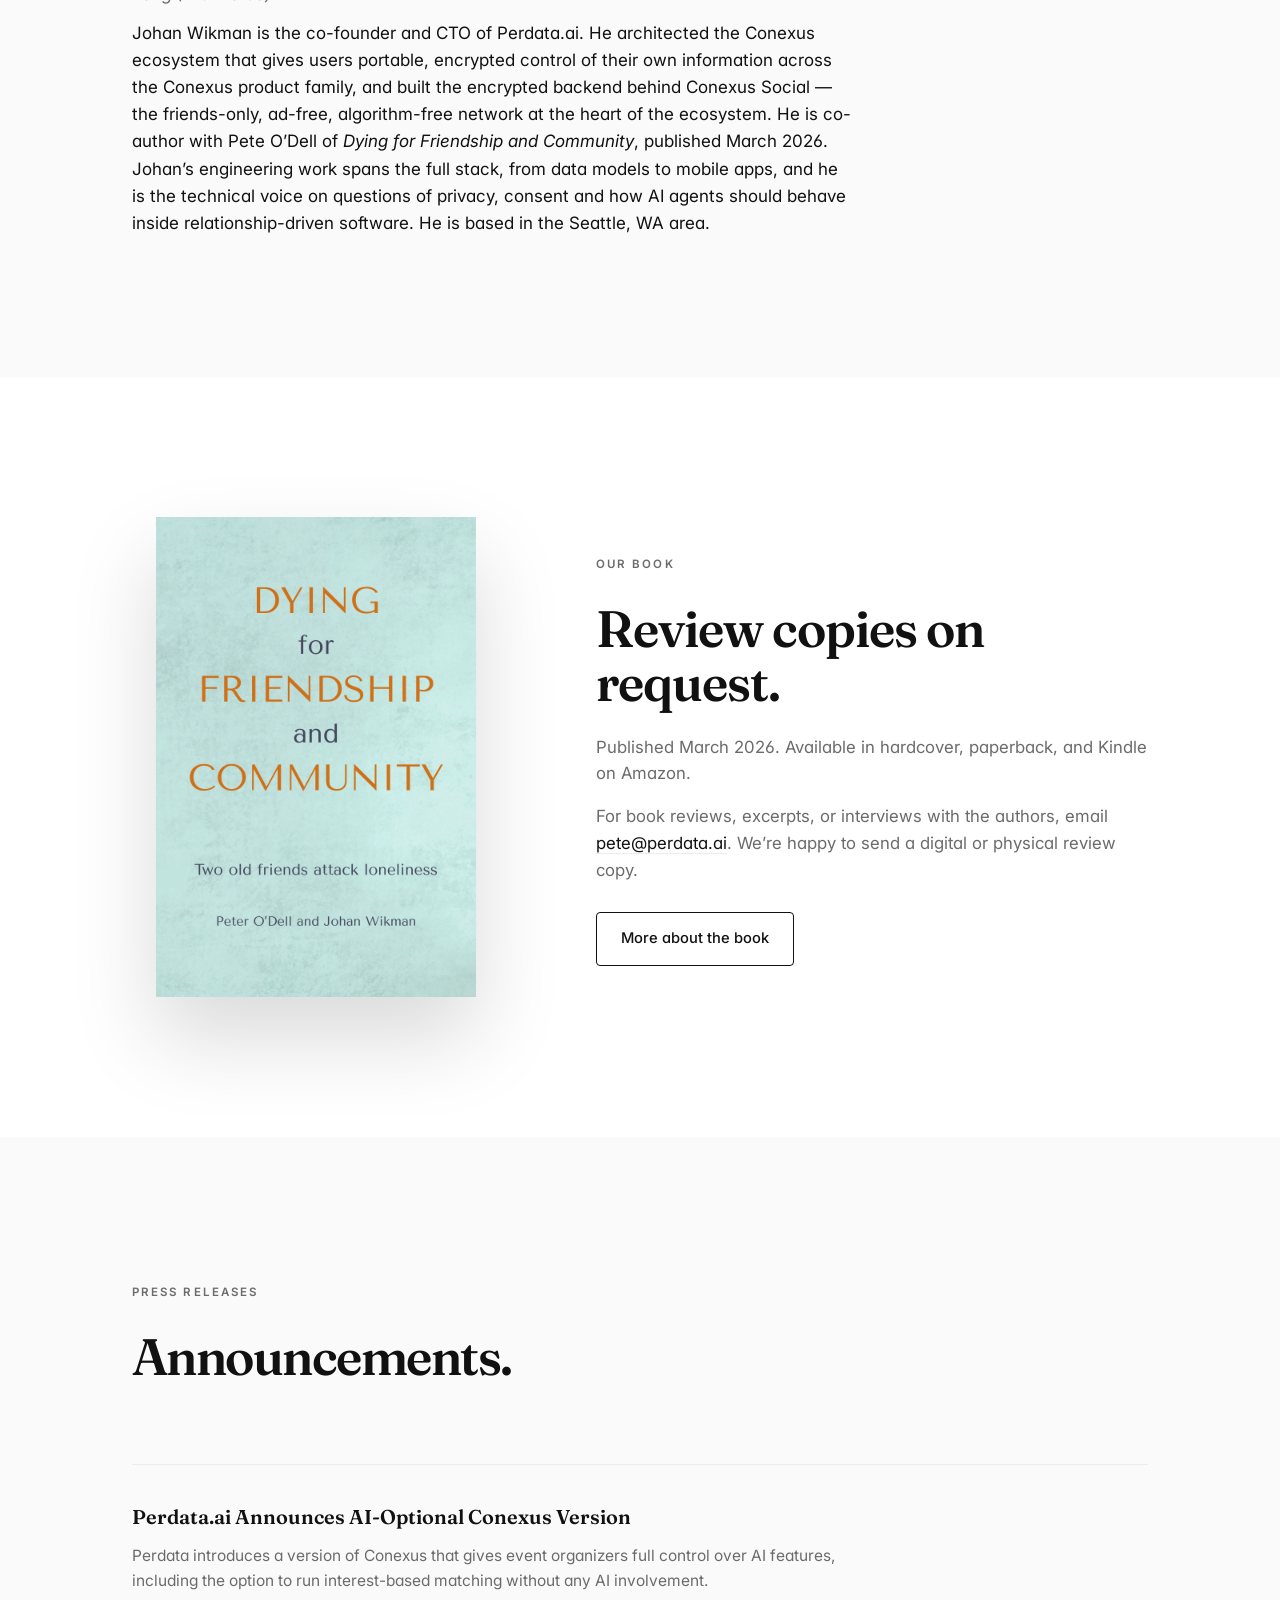
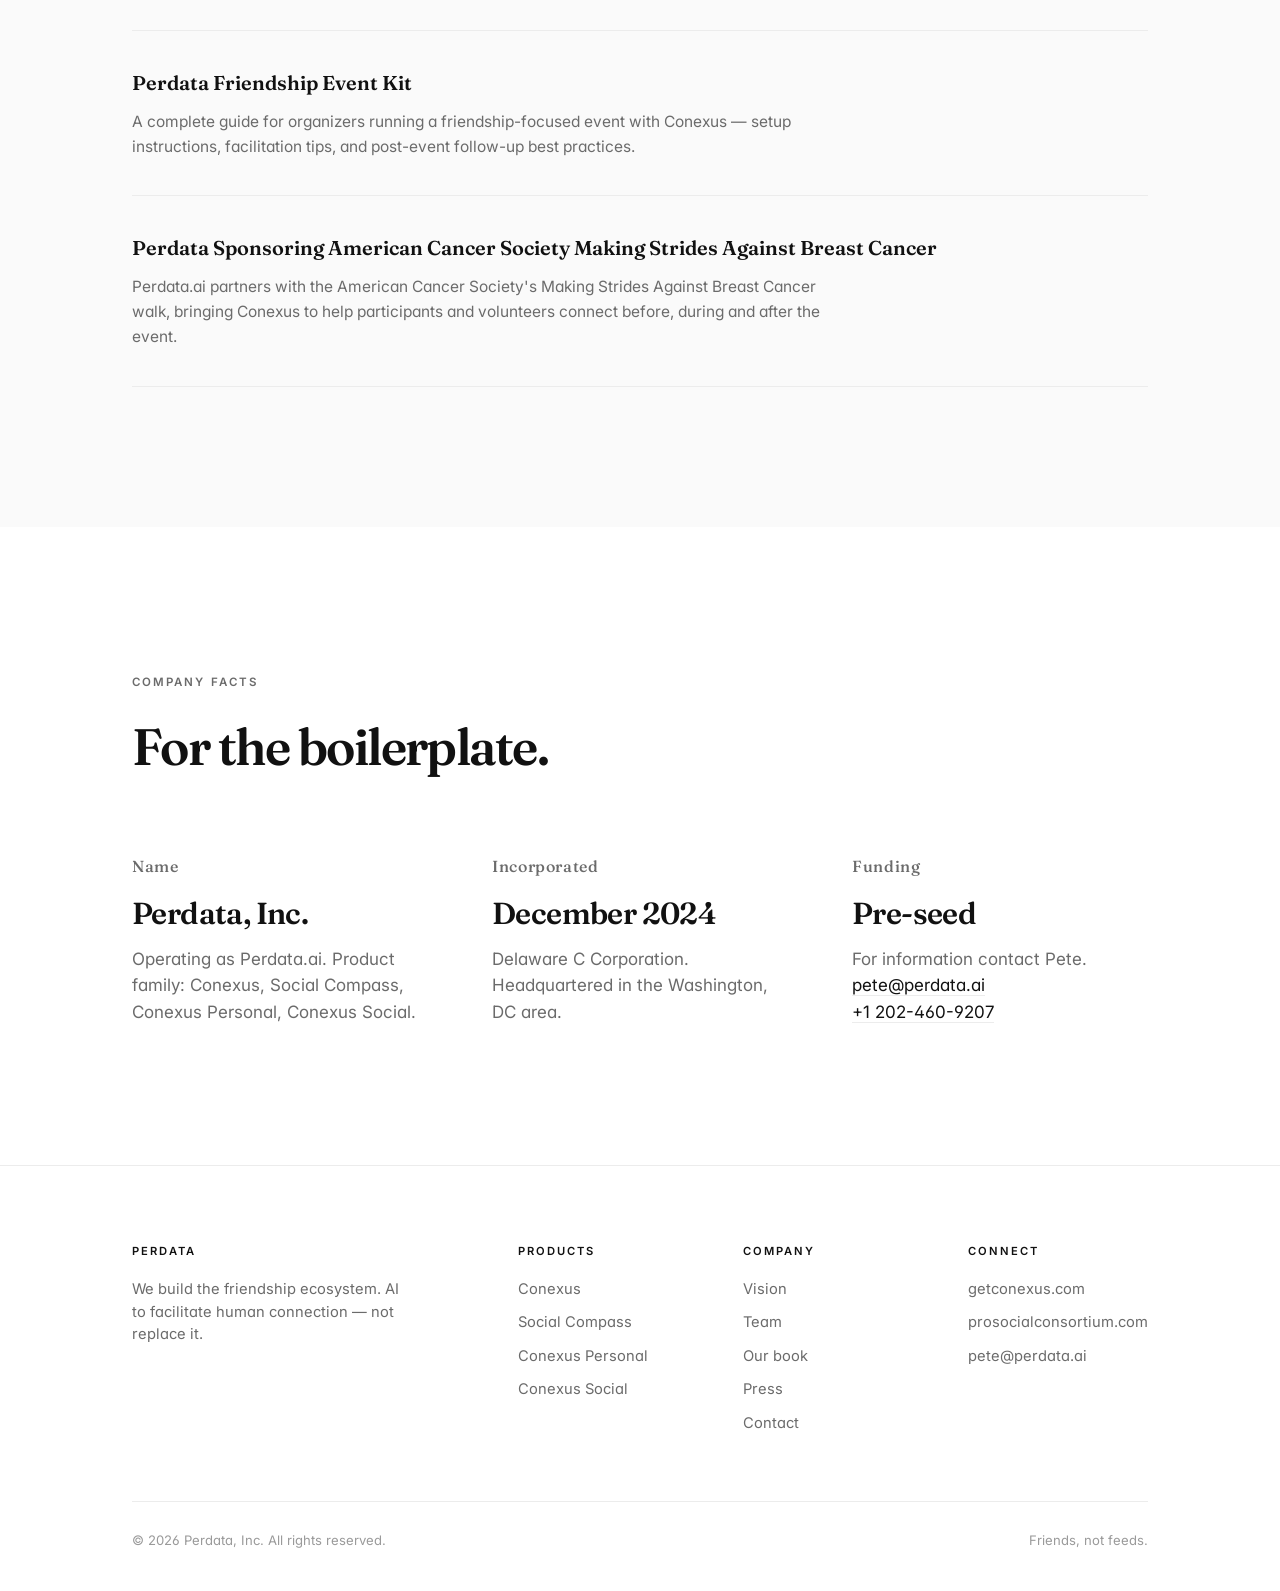
<file: press.html>
<!doctype html>
<html lang="en">
<head>
<meta charset="utf-8" />
<meta name="viewport" content="width=device-width, initial-scale=1" />
<title>Press — Perdata.ai</title>
<meta name="description" content="Press kit, media inquiries, founder bios, and the book Dying for Friendship and Community." />
<link rel="preconnect" href="https://fonts.googleapis.com">
<link rel="preconnect" href="https://fonts.gstatic.com" crossorigin>
<link href="https://fonts.googleapis.com/css2?family=Fraunces:ital,opsz,wght@0,9..144,400;0,9..144,500;0,9..144,600;0,9..144,700;1,9..144,400;1,9..144,500&family=Inter:wght@400;500;600&display=swap" rel="stylesheet">
<link rel="icon" type="image/svg+xml" href="favicon.svg">
<link rel="stylesheet" href="styles.css" />
</head>
<body>

<nav class="site-nav">
  <div class="nav-inner">
    <a href="index.html" class="brand">
      <span class="brand-mark"><span class="a"></span><span class="b"></span></span>
      Perdata
    </a>
    <ul class="nav-links" id="navLinks">
      <li><a href="products.html">Products</a></li>
      <li><a href="vision.html">Vision</a></li>
      <li><a href="book.html">Our book</a></li>
      <li><a href="team.html">Team</a></li>
      <li><a href="resources.html">Resources</a></li>
      <li><a href="contact.html" class="nav-cta">Get in touch</a></li>
    </ul>
    <button class="nav-toggle" aria-label="Toggle menu" onclick="document.getElementById('navLinks').classList.toggle('open')">☰</button>
  </div>
</nav>

<!-- ============ HEADER ============ -->
<section style="padding: 140px 0 80px;">
  <div class="container">
    <span class="eyebrow">Press</span>
    <h1 style="max-width: 18ch; line-height: 1.02; letter-spacing: -0.035em;">For journalists, podcasters <span class="italic mute">and producers.</span></h1>
    <p class="hero-sub" style="margin-top: 40px;">Everything you need to write about loneliness, friendship infrastructure, or the case against algorithmic feeds. We respond to every media note within 48 hours.</p>
  </div>
</section>

<!-- ============ MEDIA CONTACT ============ -->
<section style="padding-top: 0;">
  <div class="container">
    <div class="contact-grid">

      <div class="contact-card">
        <h3>Media inquiries</h3>
        <p class="mute">Interviews, expert commentary, op-eds, podcast bookings. Pete and Johan are available for in-person, video and phone.</p>
        <div class="row">
          <span><b>Pete O&rsquo;Dell</b> — CEO &amp; spokesperson</span>
          <a href="mailto:pete@perdata.ai">pete@perdata.ai</a>
          <a href="tel:+12024609207">+1 202-460-9207</a>
        </div>
      </div>

      <div class="contact-card">
        <h3>Speaking inquiries</h3>
        <p class="mute">Conferences, podcasts, corporate offsites and university lectures on loneliness, friendship, and the future of social platforms.</p>
        <div class="row">
          <span><b>Pete O&rsquo;Dell</b></span>
          <a href="mailto:pete@perdata.ai">pete@perdata.ai</a>
        </div>
      </div>

    </div>
  </div>
</section>

<!-- ============ TOPICS ============ -->
<section>
  <div class="container">
    <div class="section-head">
      <span class="eyebrow">What we talk about</span>
      <h2>Topics the founders speak on.</h2>
      <p>We&rsquo;re not interested in being everyone&rsquo;s AI commentator. We talk about what we&rsquo;ve worked on and written about.</p>
    </div>
    <div class="manifesto">
      <div class="manifest-item">
        <div class="num">01</div>
        <h3>The loneliness epidemic.</h3>
        <p>A billion people, 800K deaths a year, $300B in economic cost. What the data really says and what existing platforms can and can&rsquo;t do.</p>
      </div>
      <div class="manifest-item">
        <div class="num">02</div>
        <h3>Friendship as infrastructure.</h3>
        <p>The case for treating friendship the way we treat utilities and what changes when we do.</p>
      </div>
      <div class="manifest-item">
        <div class="num">03</div>
        <h3>AI for connection, not replacement.</h3>
        <p>The line between AI that helps humans connect and AI that pretends to be a friend. Why one is the future and the other is a dead end.</p>
      </div>
    </div>
  </div>
</section>

<!-- ============ FOUNDER BIOS ============ -->
<section style="background: var(--bg-soft);">
  <div class="container">
    <div class="section-head">
      <span class="eyebrow">Founder bios</span>
      <h2>Short and long versions, ready to copy.</h2>
      <p>Use these verbatim or edit to fit your format. Pronouns: he/him for both founders.</p>
    </div>

    <h3 style="margin-top: 56px; margin-bottom: 16px;">Pete O&rsquo;Dell — CEO &amp; co-founder</h3>
    <p class="mute" style="font-style: italic; margin-bottom: 12px;">Short (50 words)</p>
    <p style="max-width: 720px; line-height: 1.6;">Pete O&rsquo;Dell is co-founder and CEO of Perdata.ai, a friendship ecosystem that uses AI to help people make and keep real friends. He is co-author of <em>Dying for Friendship and Community</em> (March 2026). Previously, Pete scaled and sold multiple enterprise B2B software businesses.</p>

    <p class="mute" style="font-style: italic; margin-top: 32px; margin-bottom: 12px;">Long (120 words)</p>
    <p style="max-width: 720px; line-height: 1.6;">Pete O&rsquo;Dell is the co-founder and CEO of Perdata.ai, the company building the friendship ecosystem, four products under one philosophy that use AI to help people make and keep real friends, without algorithmic feeds, ads or bots. He is the co-author of <em>Dying for Friendship and Community: Two Old Friends Attack Loneliness</em>, published March 2026. Before Perdata, Pete spent decades scaling and selling enterprise B2B software businesses, with deep experience across government, nonprofit and commercial sectors. He speaks regularly on the loneliness epidemic, the structural failures of social media and what a friendship-first technology platform could look like. He is based in the Washington, DC area.</p>

    <h3 style="margin-top: 64px; margin-bottom: 16px;">Johan Wikman — CTO &amp; co-founder</h3>
    <p class="mute" style="font-style: italic; margin-bottom: 12px;">Short (50 words)</p>
    <p style="max-width: 720px; line-height: 1.6;">Johan Wikman is co-founder and CTO of Perdata.ai. He designed the Conexus ecosystem and the encrypted backend that runs the Conexus stack. He is co-author of <em>Dying for Friendship and Community</em>. An engineer and architect, he is hands-on across the entire product line.</p>

    <p class="mute" style="font-style: italic; margin-top: 32px; margin-bottom: 12px;">Long (120 words)</p>
    <p style="max-width: 720px; line-height: 1.6;">Johan Wikman is the co-founder and CTO of Perdata.ai. He architected the Conexus ecosystem that gives users portable, encrypted control of their own information across the Conexus product family, and built the encrypted backend behind Conexus Social — the friends-only, ad-free, algorithm-free network at the heart of the ecosystem. He is co-author with Pete O&rsquo;Dell of <em>Dying for Friendship and Community</em>, published March 2026. Johan&rsquo;s engineering work spans the full stack, from data models to mobile apps, and he is the technical voice on questions of privacy, consent and how AI agents should behave inside relationship-driven software. He is based in the Seattle, WA area.</p>
  </div>
</section>

<!-- ============ THE BOOK ============ -->
<section>
  <div class="container">
    <div class="book-block">
      <div class="book-cover">
        <img src="images/book-cover.png"/>
        <!-- <div>
          <div class="label">A book by the founders</div>
        </div>
        <div>
          <div class="title">Dying for Friendship and Community</div>
          <div class="sub">Two old friends attack loneliness.</div>
        </div>
        <div class="by">Pete O&rsquo;Dell &amp; Johan Wikman</div> -->
      </div>
      <div>
        <span class="eyebrow">Our book</span>
        <h2 style="margin-bottom: 24px;">Review copies on request.</h2>
        <p class="mute" style="font-size: 1.05rem; line-height: 1.6; margin-bottom: 16px;">Published March 2026. Available in hardcover, paperback, and Kindle on Amazon.</p>
        <p class="mute" style="font-size: 1.05rem; line-height: 1.6; margin-bottom: 16px;">For book reviews, excerpts, or interviews with the authors, email <a href="mailto:pete@perdata.ai" style="border-bottom: 1px solid var(--line);">pete@perdata.ai</a>. We&rsquo;re happy to send a digital or physical review copy.</p>
        <div class="hero-cta-row" style="margin-top: 28px;">
          <a href="book.html" class="btn-secondary">More about the book</a>
        </div>
      </div>
    </div>
  </div>
</section>

<!-- ============ PRESS RELEASES ============ -->
<section style="background: var(--bg-soft);">
  <div class="container">
    <div class="section-head">
      <span class="eyebrow">Press releases</span>
      <h2>Announcements.</h2>
    </div>
    <ul class="press-list">
      <li>
        <a href="press-release/perdata-ai-announces-ai-optional-conexus-version.pdf" target="_blank" class="press-title">Perdata.ai Announces AI-Optional Conexus Version</a>
        <p>Perdata introduces a version of Conexus that gives event organizers full control over AI features, including the option to run interest-based matching without any AI involvement.</p>
      </li>
      <li>
        <a href="press-release/perdata-friendship-event-kit.pdf" target="_blank" class="press-title">Perdata Friendship Event Kit</a>
        <p>A complete guide for organizers running a friendship-focused event with Conexus — setup instructions, facilitation tips, and post-event follow-up best practices.</p>
      </li>
      <li>
        <a href="press-release/perdata-sponsoring-american-cancersociety-making-strides-against-breast-cancer.pdf" target="_blank" class="press-title">Perdata Sponsoring American Cancer Society Making Strides Against Breast Cancer</a>
        <p>Perdata.ai partners with the American Cancer Society's Making Strides Against Breast Cancer walk, bringing Conexus to help participants and volunteers connect before, during and after the event.</p>
      </li>
    </ul>
  </div>
</section>

<!-- ============ COMPANY FACTS ============ -->
<section>
  <div class="container">
    <div class="section-head">
      <span class="eyebrow">Company facts</span>
      <h2>For the boilerplate.</h2>
    </div>
    <div class="manifesto">
      <div class="manifest-item">
        <div class="num">Name</div>
        <h3>Perdata, Inc.</h3>
        <p>Operating as Perdata.ai. Product family: Conexus, Social Compass, Conexus Personal, Conexus Social.</p>
      </div>
      <div class="manifest-item">
        <div class="num">Incorporated</div>
        <h3>December 2024</h3>
        <p>Delaware C Corporation. Headquartered in the Washington, DC area.</p>
      </div>
      <div class="manifest-item">
        <div class="num">Funding</div>
        <h3>Pre-seed</h3>
        <p>For information contact Pete.</p>
        <p><a href="mailto:pete@perdata.ai" style="border-bottom: 1px solid var(--line);">pete@perdata.ai</a></p>
        <p><a href="tel:+12024609207" style="border-bottom: 1px solid var(--line);">+1 202-460-9207</a></p>
      </div>
    </div>
  </div>
</section>

<!-- ============ FOOTER ============ -->
<footer class="site-footer">
  <div class="container">
    <div class="footer-grid">
      <div>
        <h4>Perdata</h4>
        <p>We build the friendship ecosystem. AI to facilitate human connection — not replace it.</p>
      </div>
      <div>
        <h4>Products</h4>
        <a href="products.html#conexus">Conexus</a>
        <a href="products.html#compass">Social Compass</a>
        <a href="products.html#personal">Conexus Personal</a>
        <a href="products.html#social">Conexus Social</a>
      </div>
      <div>
        <h4>Company</h4>
        <a href="vision.html">Vision</a>
        <a href="team.html">Team</a>
        <a href="book.html">Our book</a>
        <a href="press.html">Press</a>
        <a href="contact.html">Contact</a>
      </div>
      <div>
        <h4>Connect</h4>
        <a href="https://getconexus.com">getconexus.com</a>
        <a href="https://prosocialconsortium.com">prosocialconsortium.com</a>
        <a href="mailto:pete@perdata.ai">pete@perdata.ai</a>
      </div>
    </div>
    <div class="footer-bottom">
      <div>© 2026 Perdata, Inc. All rights reserved.</div>
      <div>Friends, not feeds.</div>
    </div>
  </div>
</footer>

</body>
</html>
</file>
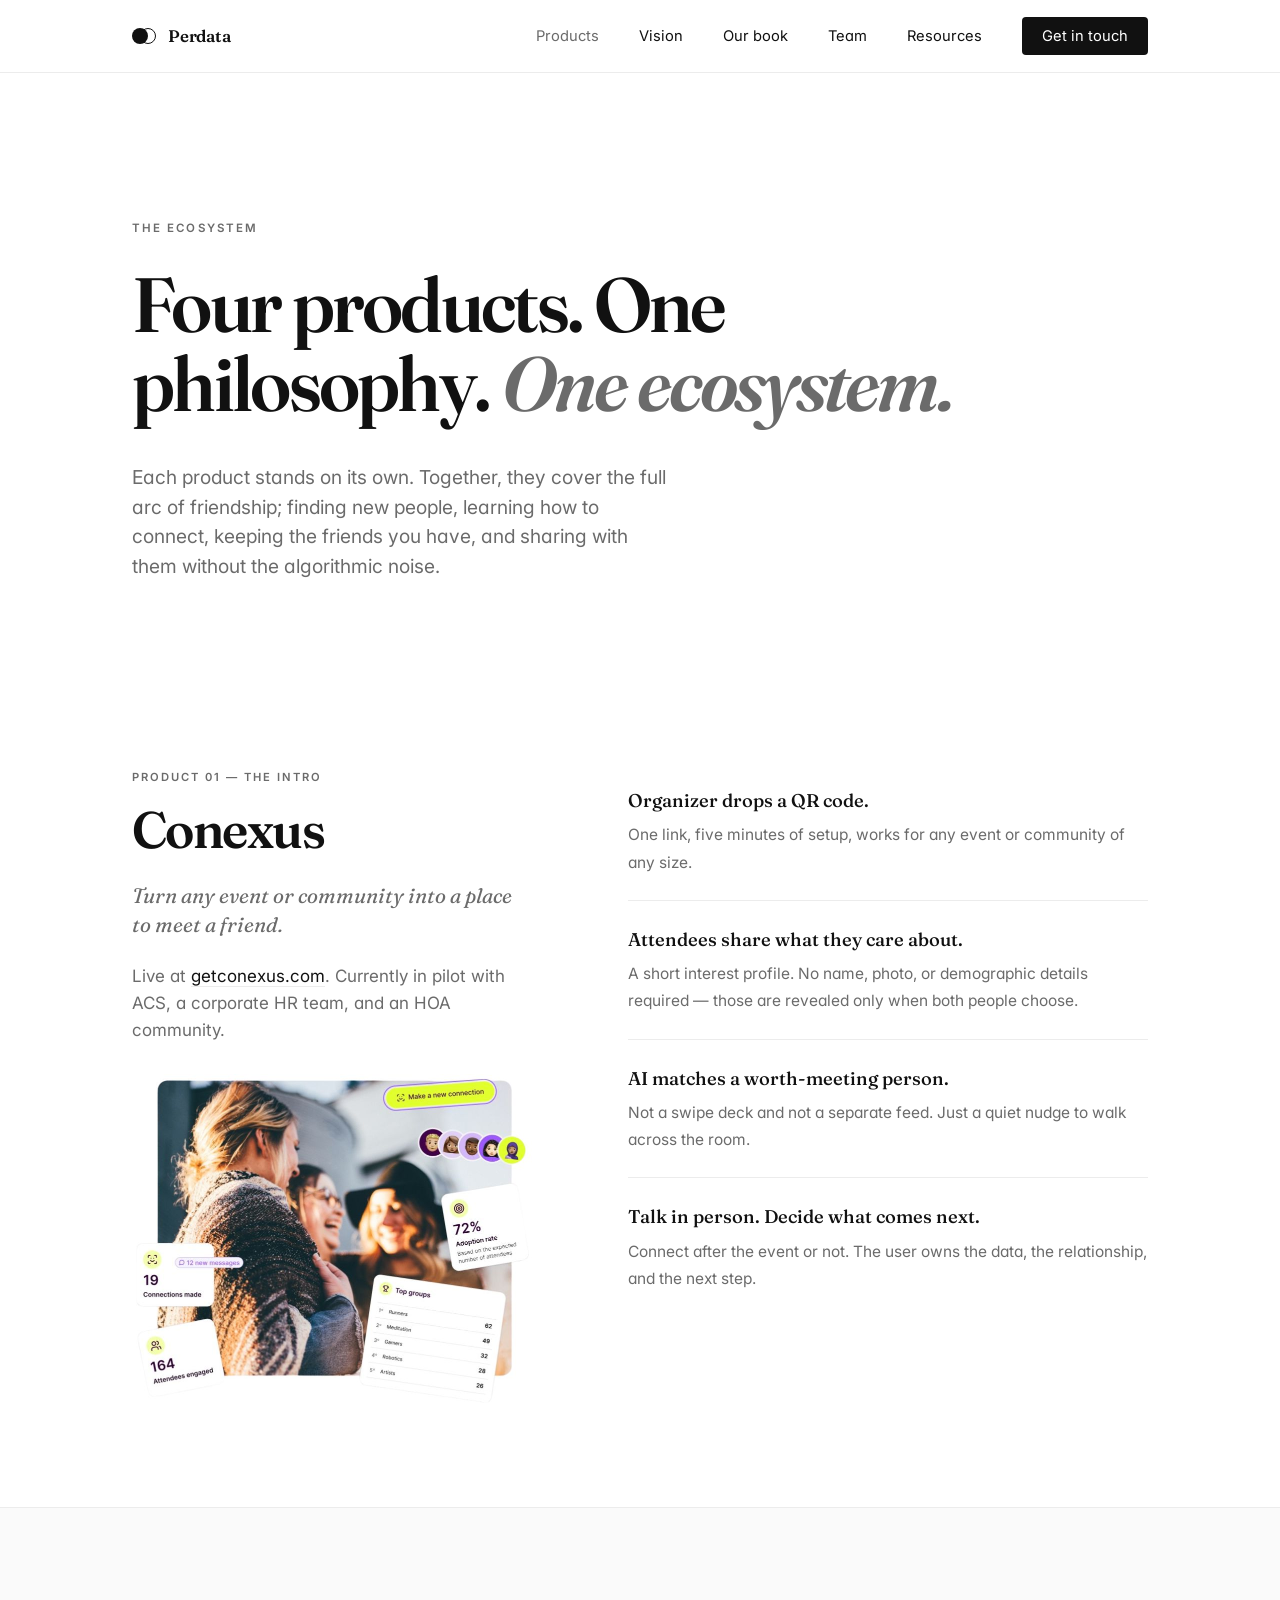
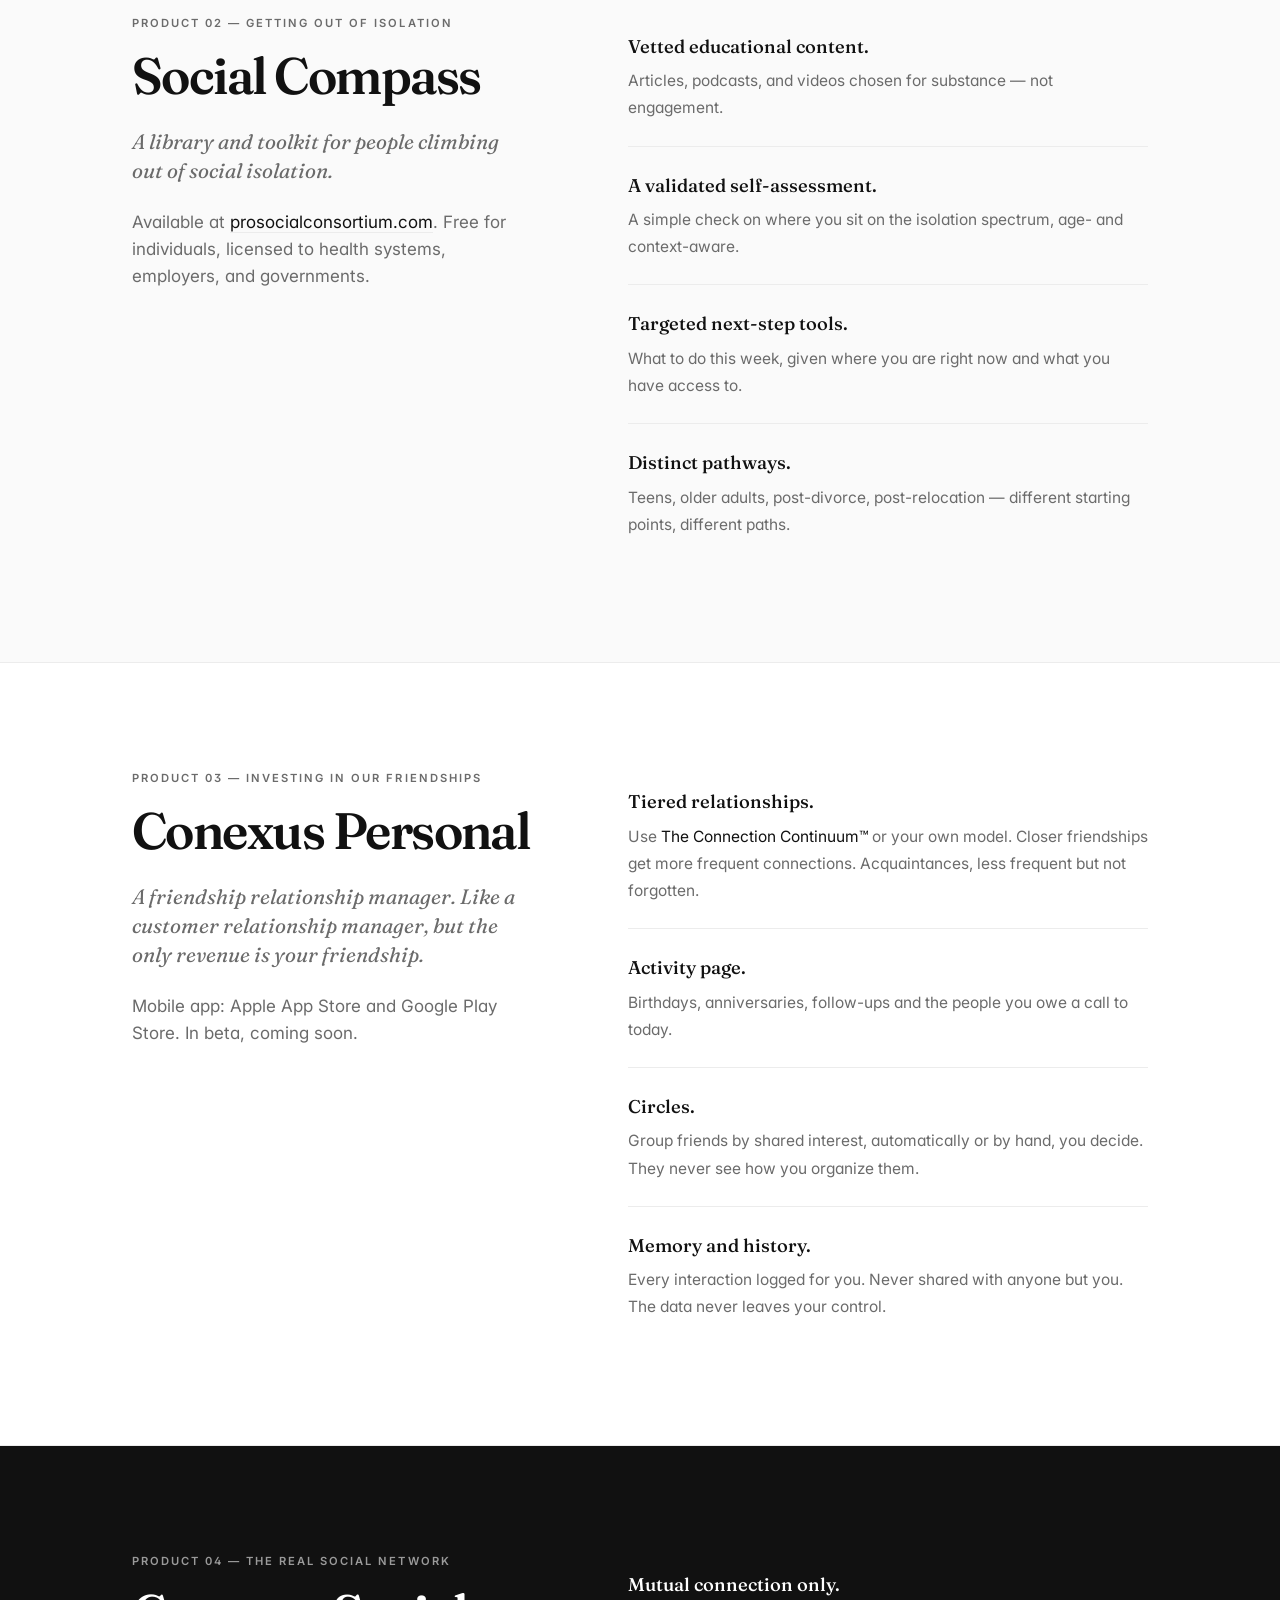
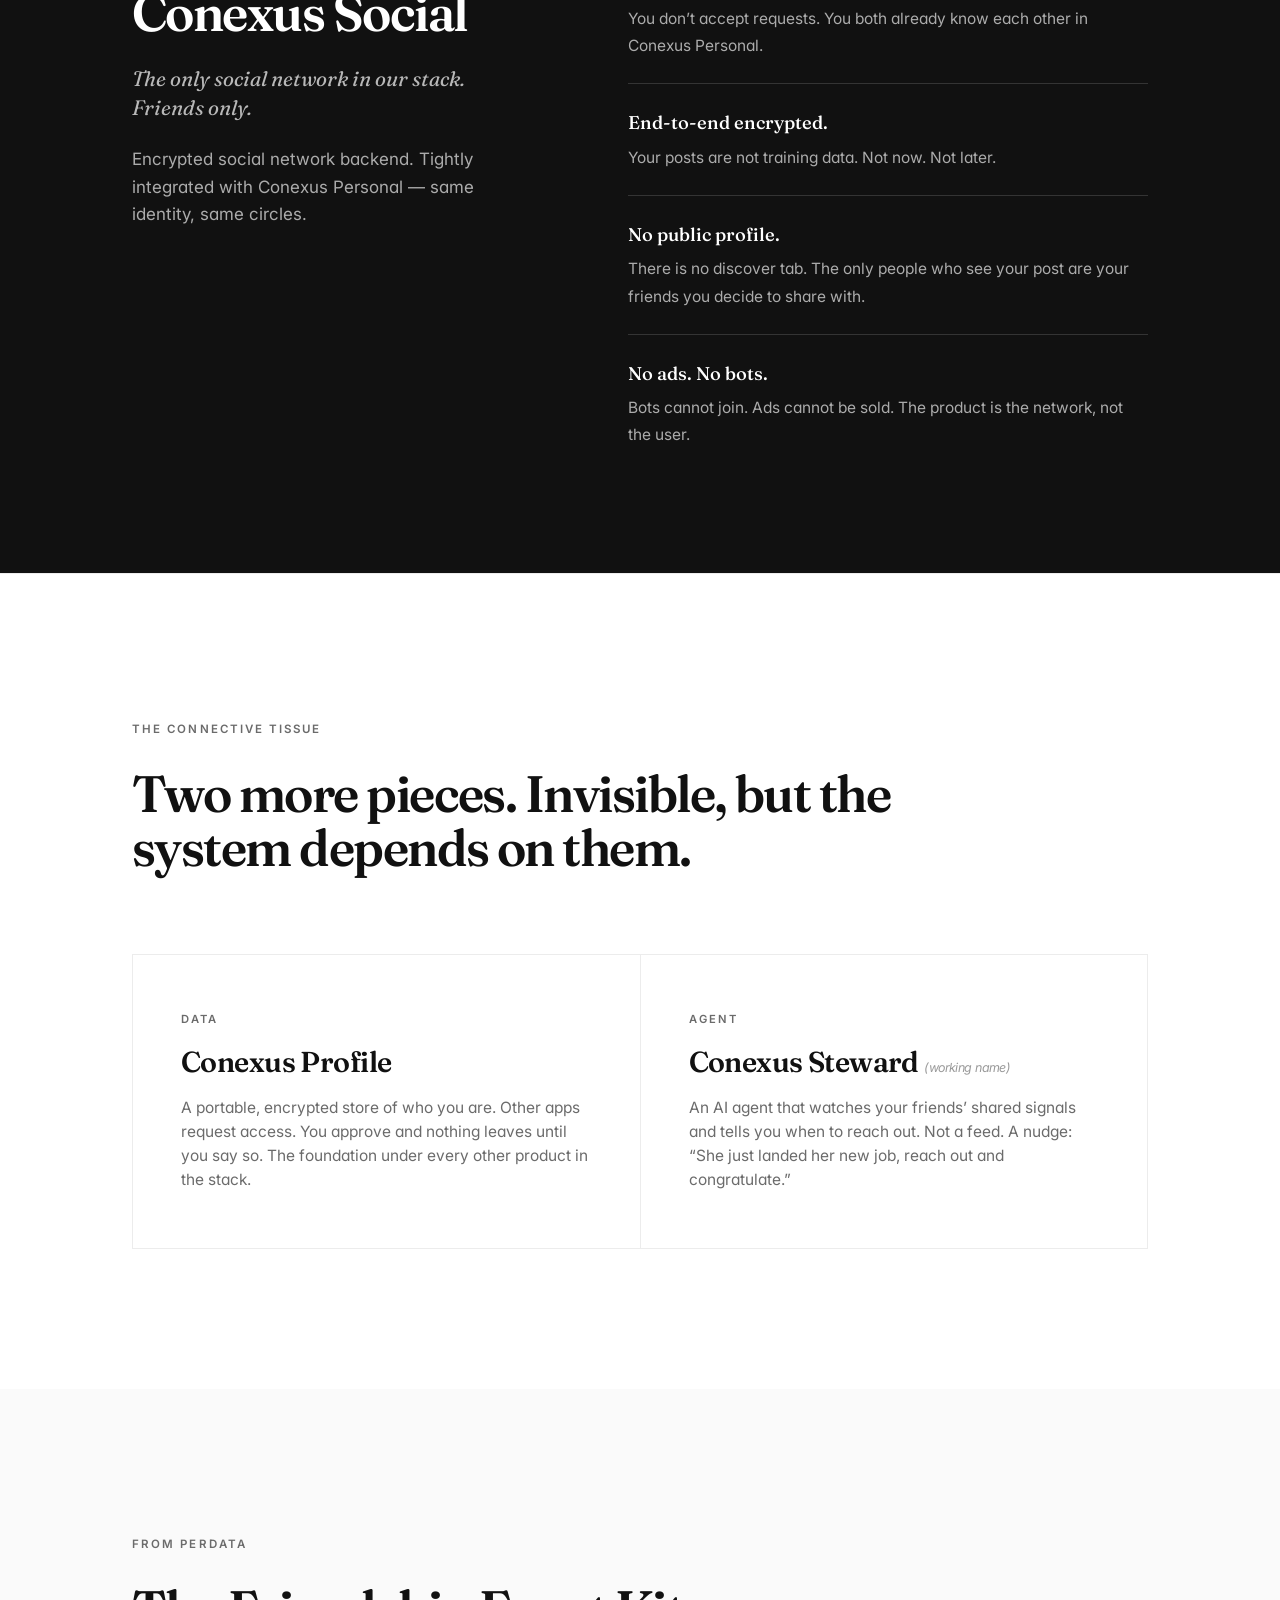
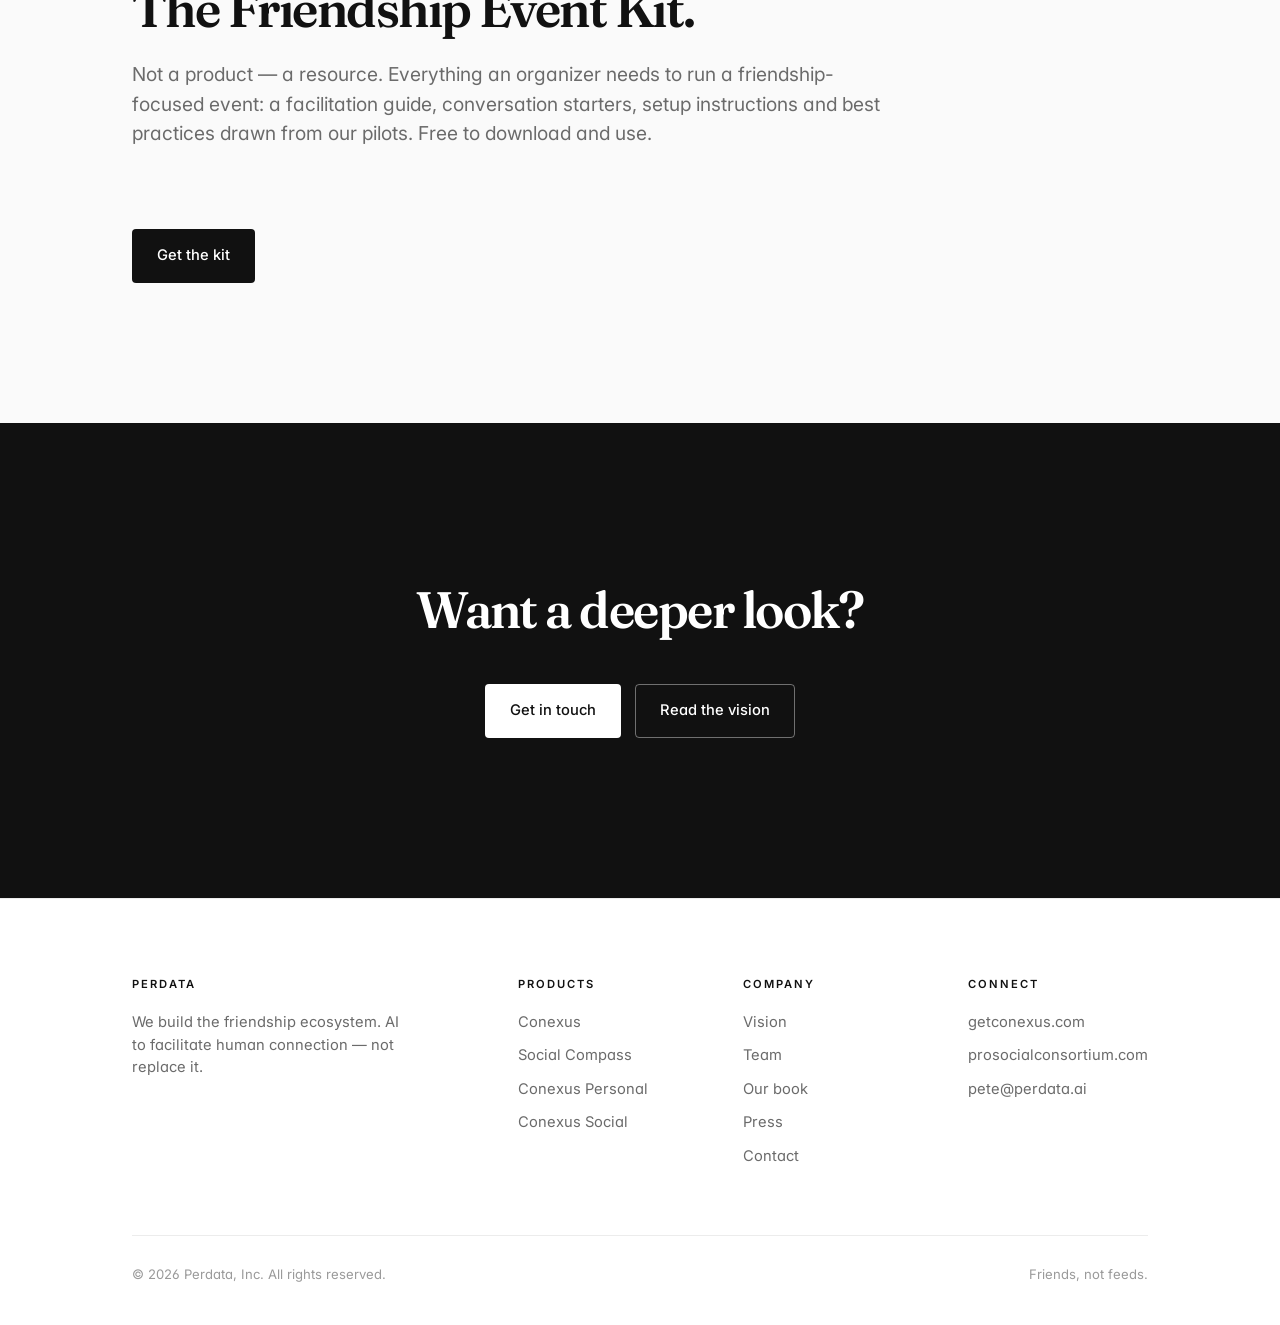
<file: products.html>
<!doctype html>
<html lang="en">
<head>
<meta charset="utf-8" />
<meta name="viewport" content="width=device-width, initial-scale=1" />
<title>Products — Perdata.ai</title>
<meta name="description" content="The Perdata friendship ecosystem: Conexus, Social Compass, Conexus Personal, Conexus Social." />
<link rel="preconnect" href="https://fonts.googleapis.com">
<link rel="preconnect" href="https://fonts.gstatic.com" crossorigin>
<link href="https://fonts.googleapis.com/css2?family=Fraunces:ital,opsz,wght@0,9..144,400;0,9..144,500;0,9..144,600;0,9..144,700;1,9..144,400;1,9..144,500&family=Inter:wght@400;500;600&display=swap" rel="stylesheet">
<link rel="icon" type="image/svg+xml" href="favicon.svg">
<link rel="stylesheet" href="styles.css" />
</head>
<body>

<nav class="site-nav">
  <div class="nav-inner">
    <a href="index.html" class="brand">
      <span class="brand-mark"><span class="a"></span><span class="b"></span></span>
      Perdata
    </a>
    <ul class="nav-links" id="navLinks">
      <li><a href="products.html" class="active">Products</a></li>
      <li><a href="vision.html">Vision</a></li>
      <li><a href="book.html">Our book</a></li>
      <li><a href="team.html">Team</a></li>
      <li><a href="resources.html">Resources</a></li>
      <li><a href="contact.html" class="nav-cta">Get in touch</a></li>
    </ul>
    <button class="nav-toggle" aria-label="Toggle menu" onclick="document.getElementById('navLinks').classList.toggle('open')">☰</button>
  </div>
</nav>

<!-- ============ INTRO ============ -->
<section style="padding: 140px 0 80px;">
  <div class="container">
    <span class="eyebrow">The ecosystem</span>
    <h1 style="max-width: 18ch; line-height: 1.02; letter-spacing: -0.035em;">Four products. One philosophy. <span class="italic mute">One ecosystem.</span></h1>
    <p class="hero-sub" style="margin-top: 40px;">Each product stands on its own. Together, they cover the full arc of friendship; finding new people, learning how to connect, keeping the friends you have, and sharing with them without the algorithmic noise.</p>
  </div>
</section>

<!-- ============ CONEXUS ============ -->
<section id="conexus" class="product-detail">
  <div class="container">
    <div class="product-detail-grid">
      <div>
        <span class="tag">Product 01 — the intro</span>
        <h2>Conexus</h2>
        <p class="summary">Turn any event or community into a place to meet a friend.</p>
        <p class="mute" style="margin-top: 24px;">Live at <a href="https://getconexus.com" style="border-bottom: 1px solid var(--line);" target="_blank">getconexus.com</a>. Currently in pilot with ACS, a corporate HR team, and an HOA community.</p>
        <img src="images/conexus.jpg" alt="Conexus" class="product-col-img" />
      </div>
      <div>
        <ul>
          <li><b>Organizer drops a QR code.</b><span>One link, five minutes of setup, works for any event or community of any size.</span></li>
          <li><b>Attendees share what they care about.</b><span>A short interest profile. No name, photo, or demographic details required — those are revealed only when both people choose.</span></li>
          <li><b>AI matches a worth-meeting person.</b><span>Not a swipe deck and not a separate feed. Just a quiet nudge to walk across the room.</span></li>
          <li><b>Talk in person. Decide what comes next.</b><span>Connect after the event or not. The user owns the data, the relationship, and the next step.</span></li>
        </ul>
      </div>
    </div>
  </div>
</section>

<!-- ============ SOCIAL COMPASS ============ -->
<section id="compass" class="product-detail" style="background: var(--bg-soft);">
  <div class="container">
    <div class="product-detail-grid">
      <div>
        <span class="tag">Product 02 — getting out of isolation</span>
        <h2>Social Compass</h2>
        <p class="summary">A library and toolkit for people climbing out of social isolation.</p>
        <p class="mute" style="margin-top: 24px;">Available at <a href="https://prosocialconsortium.com" style="border-bottom: 1px solid var(--line);" target="_blank">prosocialconsortium.com</a>. Free for individuals, licensed to health systems, employers, and governments.</p>
      </div>
      <div>
        <ul>
          <li><b>Vetted educational content.</b><span>Articles, podcasts, and videos chosen for substance — not engagement.</span></li>
          <li><b>A validated self-assessment.</b><span>A simple check on where you sit on the isolation spectrum, age- and context-aware.</span></li>
          <li><b>Targeted next-step tools.</b><span>What to do this week, given where you are right now and what you have access to.</span></li>
          <li><b>Distinct pathways.</b><span>Teens, older adults, post-divorce, post-relocation — different starting points, different paths.</span></li>
        </ul>
      </div>
    </div>
  </div>
</section>

<!-- ============ CONEXUS PERSONAL ============ -->
<section id="personal" class="product-detail">
  <div class="container">
    <div class="product-detail-grid">
      <div>
        <span class="tag">Product 03 — investing in our friendships</span>
        <h2>Conexus Personal</h2>
        <p class="summary">A friendship relationship manager. Like a customer relationship manager, but the only revenue is your friendship.</p>
        <p class="mute" style="margin-top: 24px;">Mobile app: Apple App Store and Google Play Store. In beta, coming soon.</p>
        <!-- <a href="" target="_blank"><img src="images/app_store.png"  width="140px" style="margin-top: 40px; margin-right: 40px;"/></a>
        <a href="" target="_blank"><img src="images/play_store.png" width="140px"/></a> -->
      </div>
      <div>
        <ul>
          <li><b>Tiered relationships.</b><span>Use <a href="connection-continuum.html">The Connection Continuum™</a> or your own model. Closer friendships get more frequent connections. Acquaintances, less frequent but not forgotten.</span></li>
          <li><b>Activity page.</b><span>Birthdays, anniversaries, follow-ups and the people you owe a call to today.</span></li>
          <li><b>Circles.</b><span>Group friends by shared interest, automatically or by hand, you decide. They never see how you organize them.</span></li>
          <li><b>Memory and history.</b><span>Every interaction logged for you. Never shared with anyone but you. The data never leaves your control.</span></li>
        </ul>
      </div>
    </div>
  </div>
</section>

<!-- ============ CONEXUS SOCIAL ============ -->
<section id="social" class="product-detail" style="background: var(--ink); color: var(--bg);">
  <div class="container">
    <div class="product-detail-grid">
      <div>
        <span class="tag" style="color: var(--mute-2);">Product 04 — the real social network</span>
        <h2 style="color: var(--bg);">Conexus Social</h2>
        <p class="summary" style="color: rgba(255,255,255,0.7);">The only social network in our stack. Friends only.</p>
        <p style="color: rgba(255,255,255,0.65); margin-top: 24px;">Encrypted social network backend. Tightly integrated with Conexus Personal — same identity, same circles.</p>
      </div>
      <div>
        <ul style="color: var(--bg);">
          <li style="border-color: rgba(255,255,255,0.15);"><b style="color: var(--bg);">Mutual connection only.</b><span style="color: rgba(255,255,255,0.65);">You don&rsquo;t accept requests. You both already know each other in Conexus Personal.</span></li>
          <li style="border-color: rgba(255,255,255,0.15);"><b style="color: var(--bg);">End-to-end encrypted.</b><span style="color: rgba(255,255,255,0.65);">Your posts are not training data. Not now. Not later.</span></li>
          <li style="border-color: rgba(255,255,255,0.15);"><b style="color: var(--bg);">No public profile.</b><span style="color: rgba(255,255,255,0.65);">There is no discover tab. The only people who see your post are your friends you decide to share with.</span></li>
          <li style="border-color: rgba(255,255,255,0.15);"><b style="color: var(--bg);">No ads. No bots.</b><span style="color: rgba(255,255,255,0.65);">Bots cannot join. Ads cannot be sold. The product is the network, not the user.</span></li>
        </ul>
      </div>
    </div>
  </div>
</section>

<!-- ============ INVISIBLE LAYER ============ -->
<section>
  <div class="container">
    <div class="section-head">
      <span class="eyebrow">The connective tissue</span>
      <h2>Two more pieces. Invisible, but the system depends on them.</h2>
    </div>
    <div class="product-grid">
      <div class="product-card">
        <span class="product-tag">Data</span>
        <h3>Conexus Profile</h3>
        <p>A portable, encrypted store of who you are. Other apps request access. You approve and nothing leaves until you say so. The foundation under every other product in the stack.</p>
      </div>
      <div class="product-card">
        <span class="product-tag">Agent</span>
        <h3>Conexus Steward <span style="font-size:0.78rem; color:var(--mute-2); font-family:'Inter'; font-style:italic; font-weight: 400;">(working name)</span></h3>
        <p>An AI agent that watches your friends&rsquo; shared signals and tells you when to reach out. Not a feed. A nudge: &ldquo;She just landed her new job, reach out and congratulate.&rdquo;</p>
      </div>
    </div>
  </div>
</section>

<!-- ============ FRIENDSHIP EVENT KIT ============ -->
<section style="background: var(--bg-soft);">
  <div class="container">
    <div class="section-head">
      <span class="eyebrow">From Perdata</span>
      <h2>The Friendship Event Kit.</h2>
      <p>Not a product — a resource. Everything an organizer needs to run a friendship-focused event: a facilitation guide, conversation starters, setup instructions and best practices drawn from our pilots. Free to download and use.</p>
    </div>
    <div class="hero-cta-row">
      <a href="https://friendshipevent.com" class="btn-primary" target="_blank">Get the kit</a>
    </div>
  </div>
</section>

<!-- ============ CTA ============ -->
<section class="cta-banner">
  <div class="container">
    <h2>Want a deeper look?</h2>
    <div class="row">
      <a href="contact.html" class="btn-primary">Get in touch</a>
      <a href="vision.html" class="btn-secondary">Read the vision</a>
    </div>
  </div>
</section>

<!-- ============ FOOTER ============ -->
<footer class="site-footer">
  <div class="container">
    <div class="footer-grid">
      <div>
        <h4>Perdata</h4>
        <p>We build the friendship ecosystem. AI to facilitate human connection — not replace it.</p>
      </div>
      <div>
        <h4>Products</h4>
        <a href="products.html#conexus">Conexus</a>
        <a href="products.html#compass">Social Compass</a>
        <a href="products.html#personal">Conexus Personal</a>
        <a href="products.html#social">Conexus Social</a>
      </div>
      <div>
        <h4>Company</h4>
        <a href="vision.html">Vision</a>
        <a href="team.html">Team</a>
        <a href="book.html">Our book</a>
        <a href="press.html">Press</a>
        <a href="contact.html">Contact</a>
      </div>
      <div>
        <h4>Connect</h4>
        <a href="https://getconexus.com">getconexus.com</a>
        <a href="https://prosocialconsortium.com">prosocialconsortium.com</a>
        <a href="mailto:pete@perdata.ai">pete@perdata.ai</a>
      </div>
    </div>
    <div class="footer-bottom">
      <div>© 2026 Perdata, Inc. All rights reserved.</div>
      <div>Friends, not feeds.</div>
    </div>
  </div>
</footer>

</body>
</html>
</file>
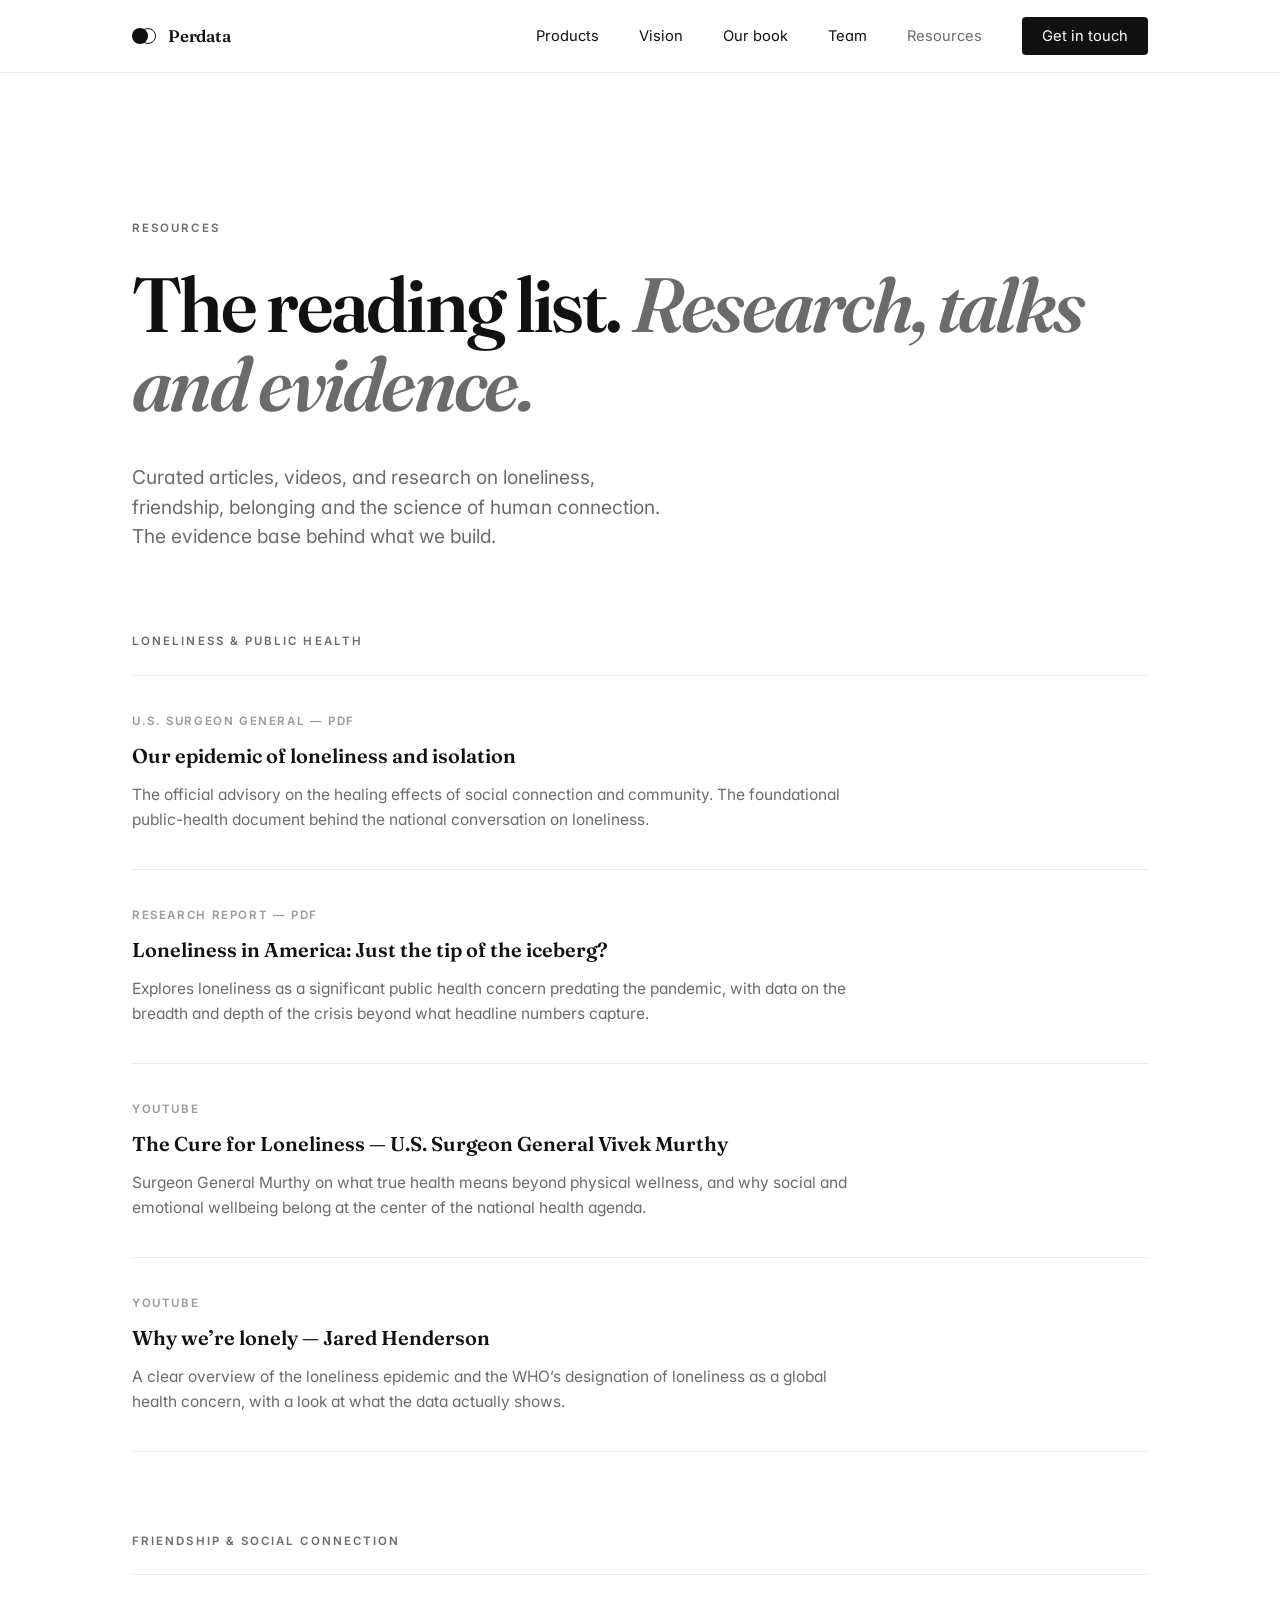
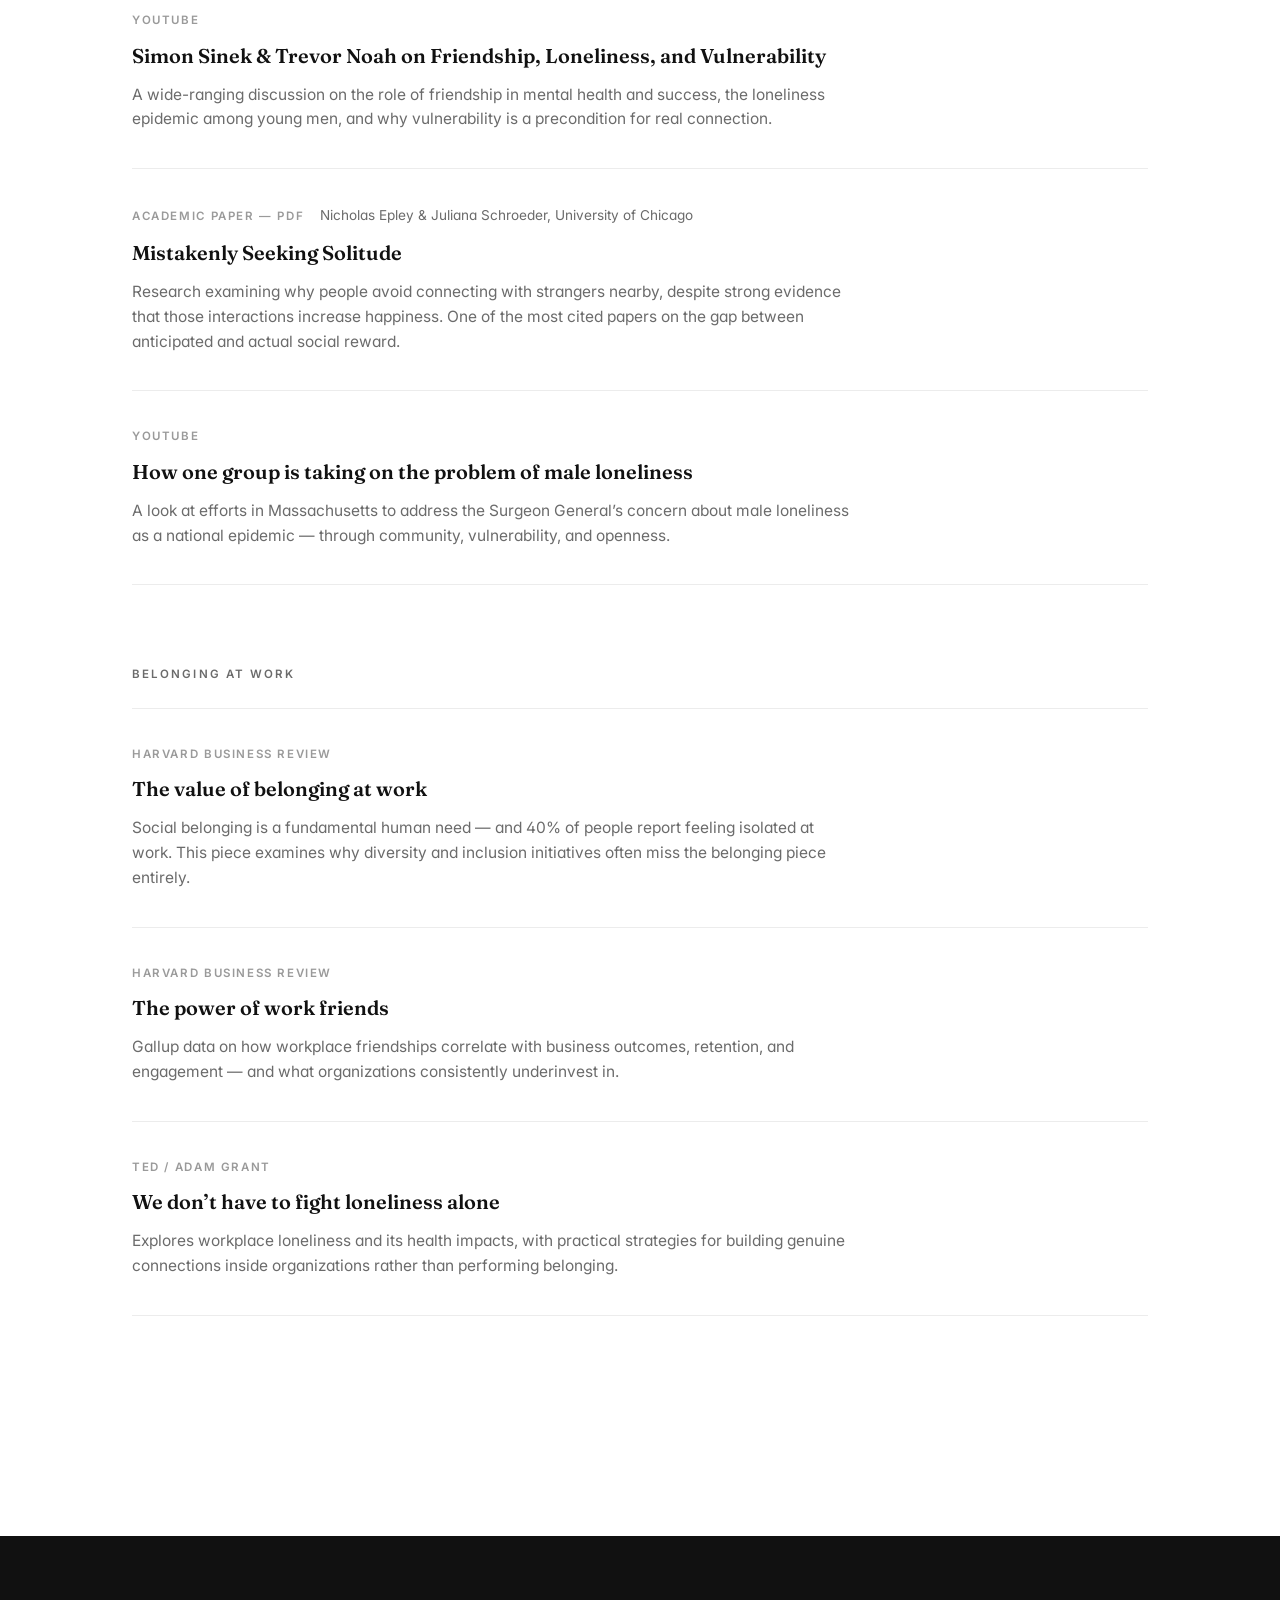
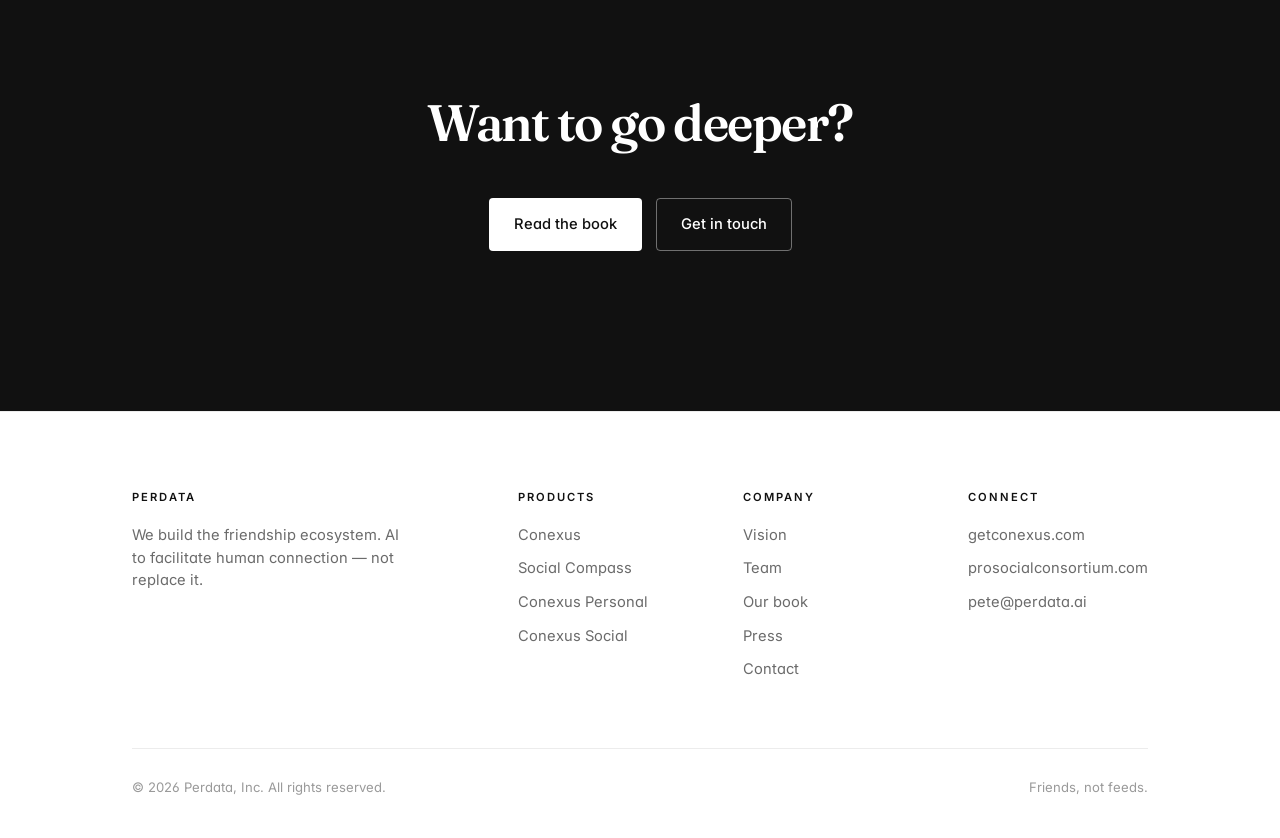
<file: resources.html>
<!doctype html>
<html lang="en">
<head>
<meta charset="utf-8" />
<meta name="viewport" content="width=device-width, initial-scale=1" />
<title>Resources — Perdata.ai</title>
<meta name="description" content="Curated research, articles, and talks on loneliness, friendship, and social connection." />
<link rel="preconnect" href="https://fonts.googleapis.com">
<link rel="preconnect" href="https://fonts.gstatic.com" crossorigin>
<link href="https://fonts.googleapis.com/css2?family=Fraunces:ital,opsz,wght@0,9..144,400;0,9..144,500;0,9..144,600;0,9..144,700;1,9..144,400;1,9..144,500&family=Inter:wght@400;500;600&display=swap" rel="stylesheet">
<link rel="icon" type="image/svg+xml" href="favicon.svg">
<link rel="stylesheet" href="styles.css" />
</head>
<body>

<nav class="site-nav">
  <div class="nav-inner">
    <a href="index.html" class="brand">
      <span class="brand-mark"><span class="a"></span><span class="b"></span></span>
      Perdata
    </a>
    <ul class="nav-links" id="navLinks">
      <li><a href="products.html">Products</a></li>
      <li><a href="vision.html">Vision</a></li>
      <li><a href="book.html">Our book</a></li>
      <li><a href="team.html">Team</a></li>
      <li><a href="resources.html" class="active">Resources</a></li>
      <li><a href="contact.html" class="nav-cta">Get in touch</a></li>
    </ul>
    <button class="nav-toggle" aria-label="Toggle menu" onclick="document.getElementById('navLinks').classList.toggle('open')">☰</button>
  </div>
</nav>

<!-- ============ HEADER ============ -->
<section style="padding: 140px 0 80px;">
  <div class="container">
    <span class="eyebrow">Resources</span>
    <h1 style="max-width: 20ch; line-height: 1.02; letter-spacing: -0.035em;">The reading list. <span class="italic mute">Research, talks and evidence.</span></h1>
    <p class="hero-sub" style="margin-top: 40px;">Curated articles, videos, and research on loneliness, friendship, belonging and the science of human connection. The evidence base behind what we build.</p>
  </div>
</section>

<!-- ============ RESOURCE LIST ============ -->
<section style="padding-top: 0;">
  <div class="container">

    <div class="resource-category">
      <span class="eyebrow">Loneliness &amp; Public Health</span>
      <ul class="resource-list">

        <li class="resource-item">
          <div class="resource-meta">
            <span class="resource-type">U.S. Surgeon General — PDF</span>
          </div>
          <a href="https://www.hhs.gov/sites/default/files/surgeon-general-social-connection-advisory.pdf" class="resource-title" target="_blank">Our epidemic of loneliness and isolation</a>
          <p>The official advisory on the healing effects of social connection and community. The foundational public-health document behind the national conversation on loneliness.</p>
        </li>

        <li class="resource-item">
          <div class="resource-meta">
            <span class="resource-type">Research report — PDF</span>
          </div>
          <a href="https://static1.squarespace.com/static/5b7c56e255b02c683659fe43/t/67001295042a0f327c6e6fab/1728058005340/Loneliness_+Brief+Report+2024_October_FINAL.pdf" class="resource-title" target="_blank">Loneliness in America: Just the tip of the iceberg?</a>
          <p>Explores loneliness as a significant public health concern predating the pandemic, with data on the breadth and depth of the crisis beyond what headline numbers capture.</p>
        </li>

        <li class="resource-item">
          <div class="resource-meta">
            <span class="resource-type">YouTube</span>
          </div>
          <a href="https://www.youtube.com/watch?v=7xsueRaWSa8" class="resource-title" target="_blank">The Cure for Loneliness — U.S. Surgeon General Vivek Murthy</a>
          <p>Surgeon General Murthy on what true health means beyond physical wellness, and why social and emotional wellbeing belong at the center of the national health agenda.</p>
        </li>

        <li class="resource-item">
          <div class="resource-meta">
            <span class="resource-type">YouTube</span>
          </div>
          <a href="https://www.youtube.com/watch?v=88KJwEu5TRs" class="resource-title" target="_blank">Why we&rsquo;re lonely — Jared Henderson</a>
          <p>A clear overview of the loneliness epidemic and the WHO&rsquo;s designation of loneliness as a global health concern, with a look at what the data actually shows.</p>
        </li>

      </ul>
    </div>

    <div class="resource-category">
      <span class="eyebrow">Friendship &amp; Social Connection</span>
      <ul class="resource-list">

        <li class="resource-item">
          <div class="resource-meta">
            <span class="resource-type">YouTube</span>
          </div>
          <a href="https://www.youtube.com/watch?v=CNBxIhxHHxM" class="resource-title" target="_blank">Simon Sinek &amp; Trevor Noah on Friendship, Loneliness, and Vulnerability</a>
          <p>A wide-ranging discussion on the role of friendship in mental health and success, the loneliness epidemic among young men, and why vulnerability is a precondition for real connection.</p>
        </li>

        <li class="resource-item">
          <div class="resource-meta">
            <span class="resource-type">Academic paper — PDF</span>
            <span class="resource-author">Nicholas Epley &amp; Juliana Schroeder, University of Chicago</span>
          </div>
          <a href="https://faculty.haas.berkeley.edu/jschroeder/Publications/Epley&Schroeder2014.pdf" class="resource-title" target="_blank">Mistakenly Seeking Solitude</a>
          <p>Research examining why people avoid connecting with strangers nearby, despite strong evidence that those interactions increase happiness. One of the most cited papers on the gap between anticipated and actual social reward.</p>
        </li>

        <li class="resource-item">
          <div class="resource-meta">
            <span class="resource-type">YouTube</span>
          </div>
          <a href="https://www.youtube.com/watch?v=wEzWsWDcKLA" class="resource-title" target="_blank">How one group is taking on the problem of male loneliness</a>
          <p>A look at efforts in Massachusetts to address the Surgeon General&rsquo;s concern about male loneliness as a national epidemic — through community, vulnerability, and openness.</p>
        </li>

      </ul>
    </div>

    <div class="resource-category">
      <span class="eyebrow">Belonging at Work</span>
      <ul class="resource-list">

        <li class="resource-item">
          <div class="resource-meta">
            <span class="resource-type">Harvard Business Review</span>
          </div>
          <a href="https://hbr.org/2019/12/the-value-of-belonging-at-work" class="resource-title" target="_blank">The value of belonging at work</a>
          <p>Social belonging is a fundamental human need — and 40% of people report feeling isolated at work. This piece examines why diversity and inclusion initiatives often miss the belonging piece entirely.</p>
        </li>

        <li class="resource-item">
          <div class="resource-meta">
            <span class="resource-type">Harvard Business Review</span>
          </div>
          <a href="https://hbr.org/2022/10/the-power-of-work-friends" class="resource-title" target="_blank">The power of work friends</a>
          <p>Gallup data on how workplace friendships correlate with business outcomes, retention, and engagement — and what organizations consistently underinvest in.</p>
        </li>

        <li class="resource-item">
          <div class="resource-meta">
            <span class="resource-type">TED / Adam Grant</span>
          </div>
          <a href="https://www.ted.com/talks/worklife_with_adam_grant_we_don_t_have_to_fight_loneliness_alone" class="resource-title" target="_blank">We don&rsquo;t have to fight loneliness alone</a>
          <p>Explores workplace loneliness and its health impacts, with practical strategies for building genuine connections inside organizations rather than performing belonging.</p>
        </li>

      </ul>
    </div>

  </div>
</section>

<!-- ============ CTA ============ -->
<section class="cta-banner">
  <div class="container">
    <h2>Want to go deeper?</h2>
    <div class="row">
      <a href="book.html" class="btn-primary">Read the book</a>
      <a href="contact.html" class="btn-secondary">Get in touch</a>
    </div>
  </div>
</section>

<!-- ============ FOOTER ============ -->
<footer class="site-footer">
  <div class="container">
    <div class="footer-grid">
      <div>
        <h4>Perdata</h4>
        <p>We build the friendship ecosystem. AI to facilitate human connection — not replace it.</p>
      </div>
      <div>
        <h4>Products</h4>
        <a href="products.html#conexus">Conexus</a>
        <a href="products.html#compass">Social Compass</a>
        <a href="products.html#personal">Conexus Personal</a>
        <a href="products.html#social">Conexus Social</a>
      </div>
      <div>
        <h4>Company</h4>
        <a href="vision.html">Vision</a>
        <a href="team.html">Team</a>
        <a href="book.html">Our book</a>
        <a href="press.html">Press</a>
        <a href="contact.html">Contact</a>
      </div>
      <div>
        <h4>Connect</h4>
        <a href="https://getconexus.com">getconexus.com</a>
        <a href="https://prosocialconsortium.com">prosocialconsortium.com</a>
        <a href="mailto:pete@perdata.ai">pete@perdata.ai</a>
      </div>
    </div>
    <div class="footer-bottom">
      <div>© 2026 Perdata, Inc. All rights reserved.</div>
      <div>Friends, not feeds.</div>
    </div>
  </div>
</footer>

</body>
</html>
</file>
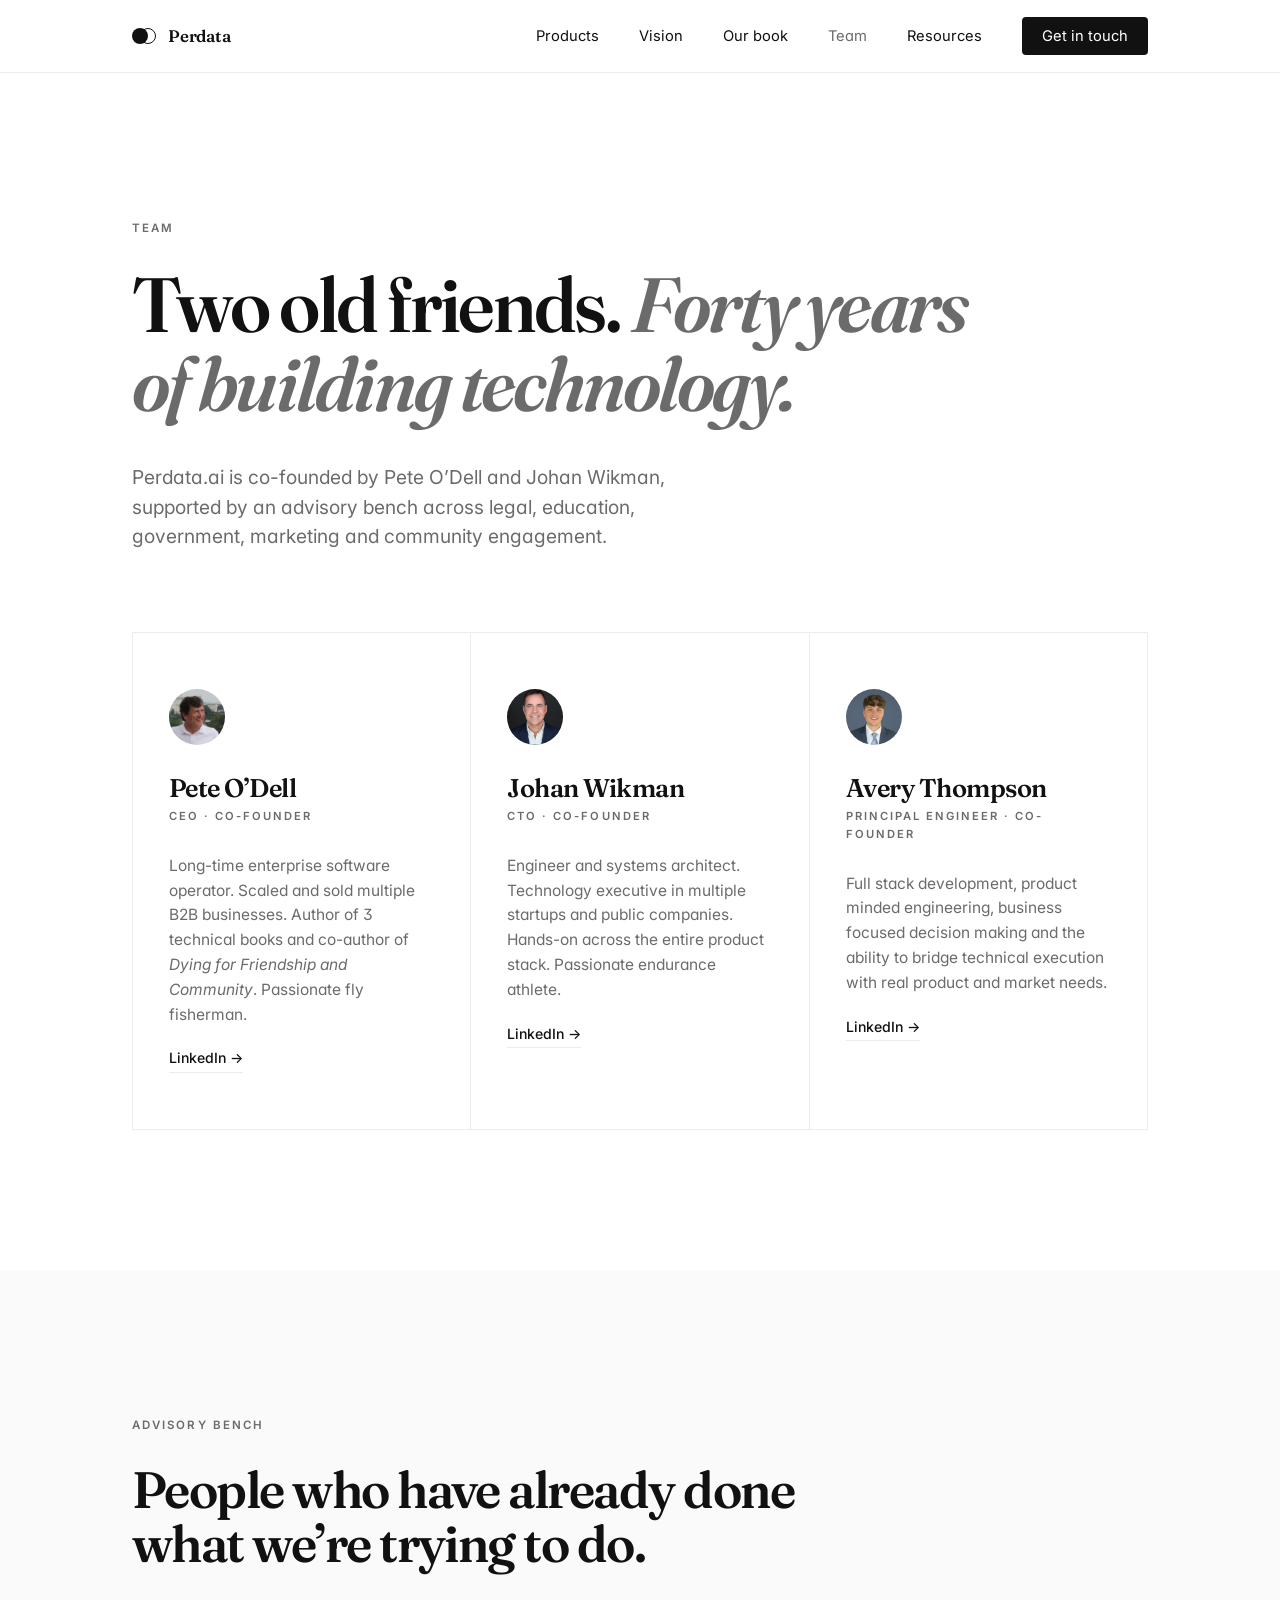
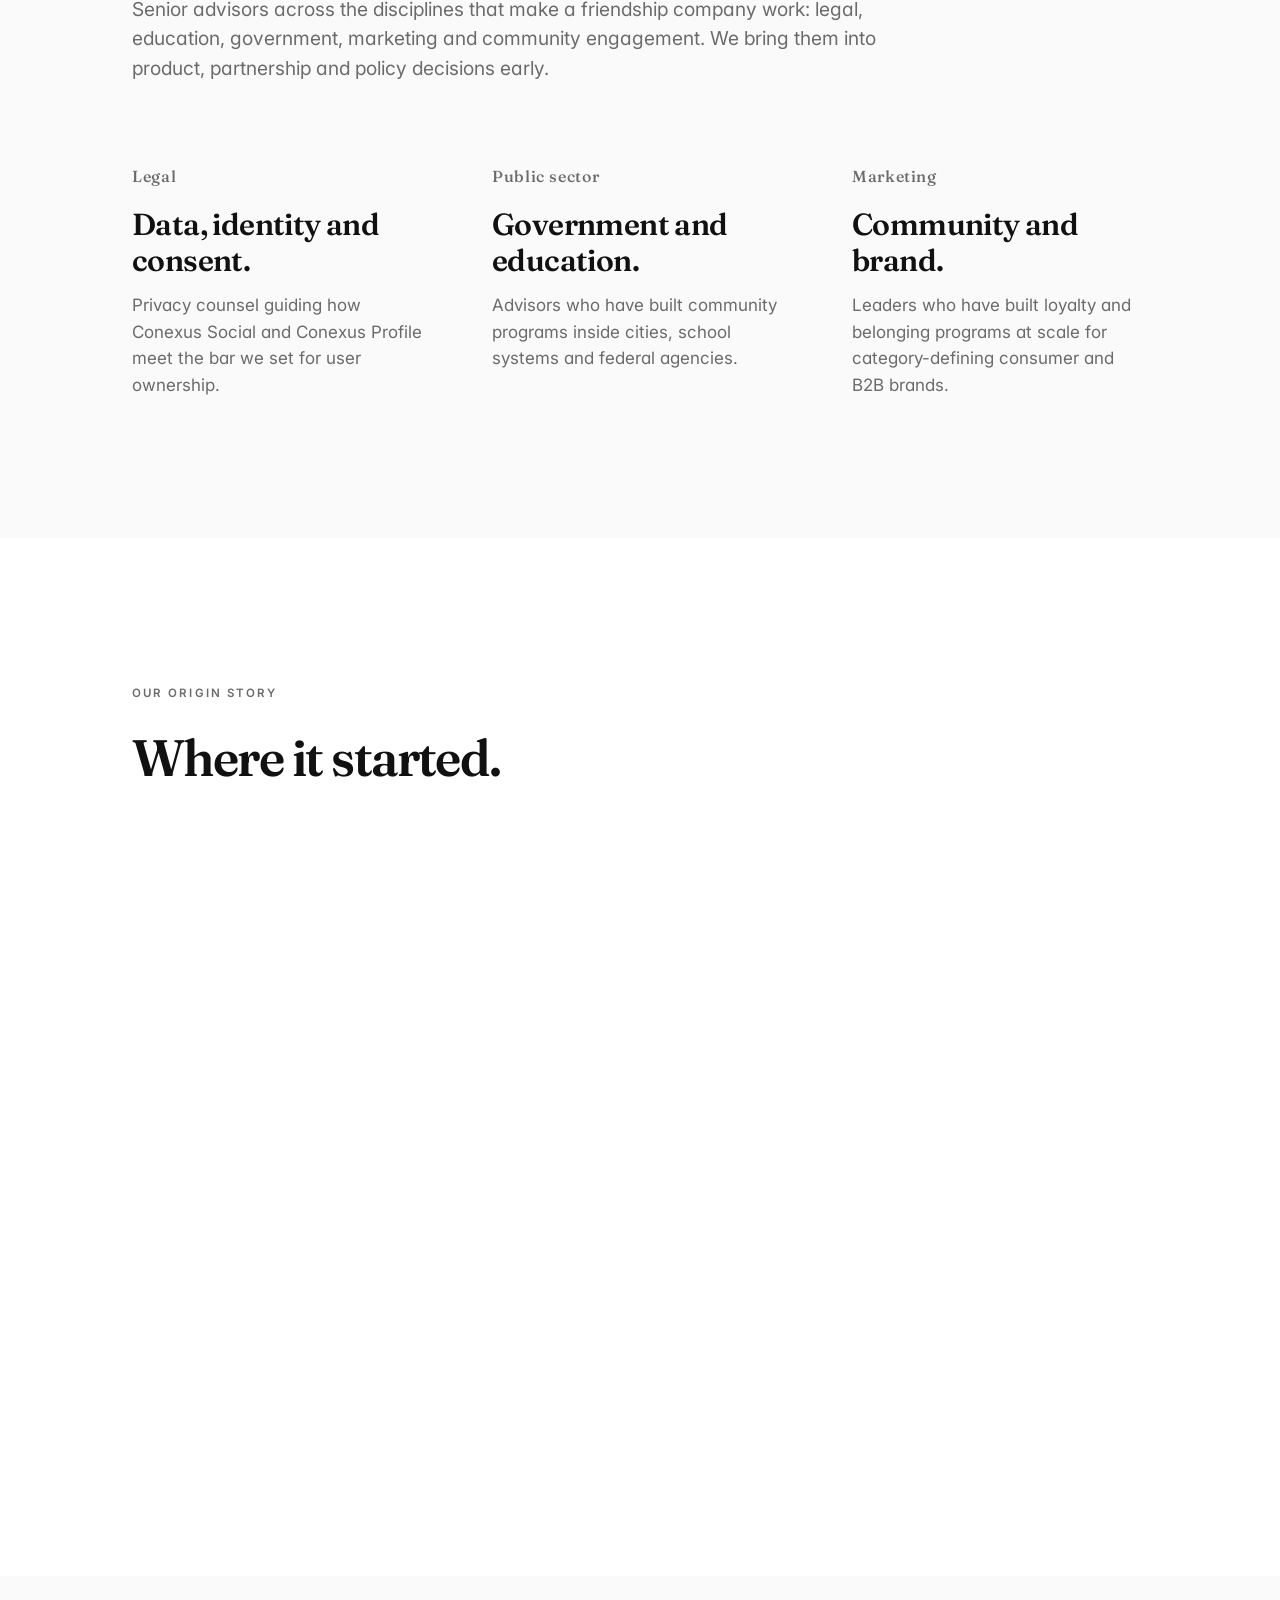
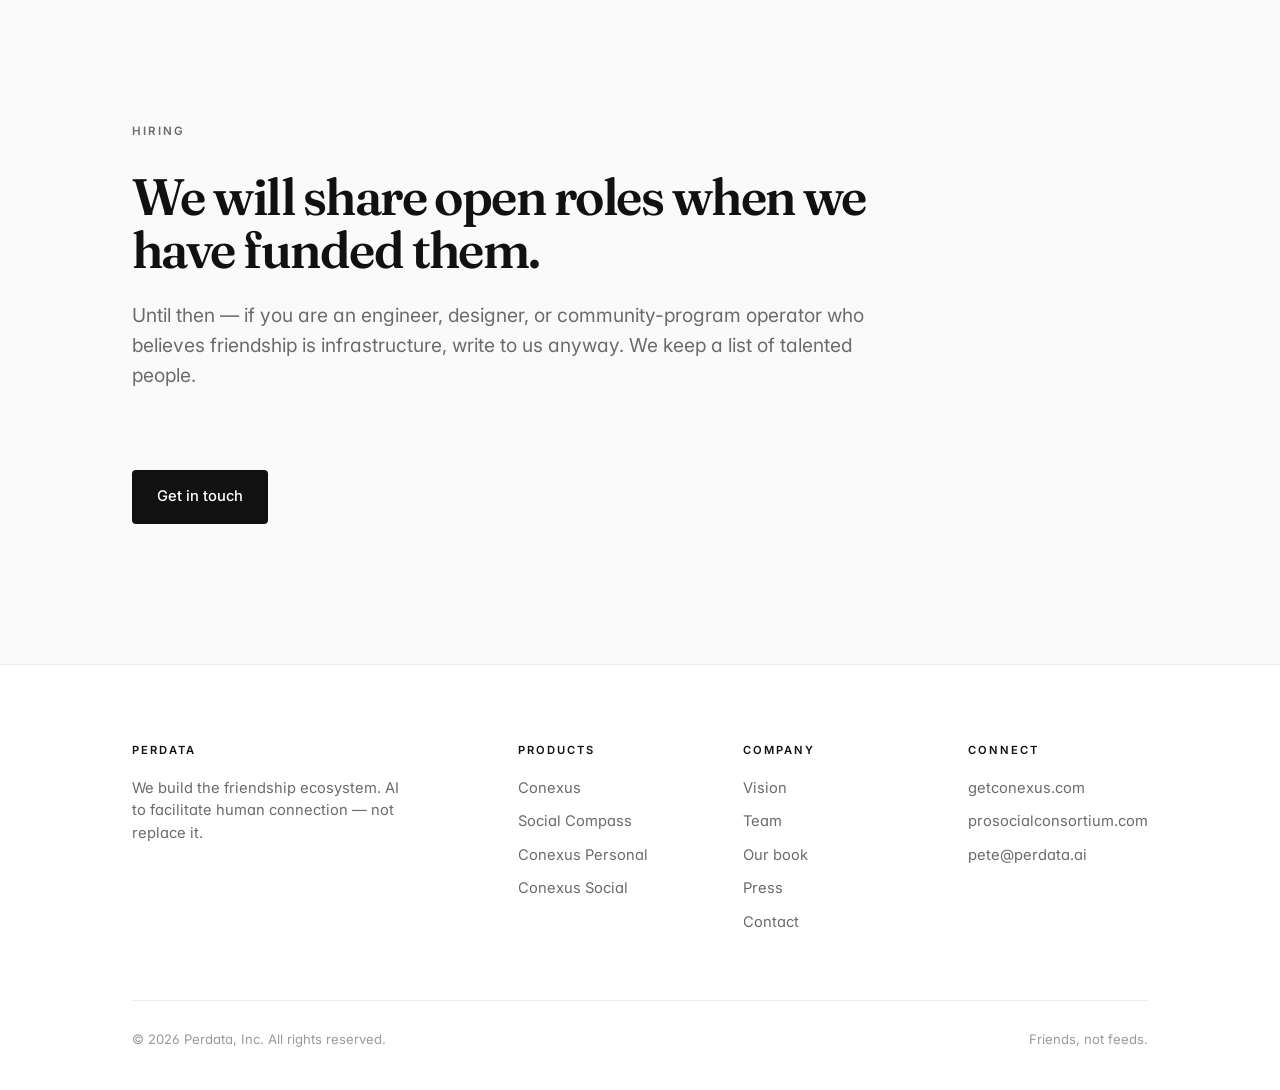
<file: team.html>
<!doctype html>
<html lang="en">
<head>
<meta charset="utf-8" />
<meta name="viewport" content="width=device-width, initial-scale=1" />
<title>Team — Perdata.ai</title>
<meta name="description" content="The Perdata team. Pete O'Dell, CEO. Johan Wikman, CTO." />
<link rel="preconnect" href="https://fonts.googleapis.com">
<link rel="preconnect" href="https://fonts.gstatic.com" crossorigin>
<link href="https://fonts.googleapis.com/css2?family=Fraunces:ital,opsz,wght@0,9..144,400;0,9..144,500;0,9..144,600;0,9..144,700;1,9..144,400;1,9..144,500&family=Inter:wght@400;500;600&display=swap" rel="stylesheet">
<link rel="icon" type="image/svg+xml" href="favicon.svg">
<link rel="stylesheet" href="styles.css" />
</head>
<body>

<nav class="site-nav">
  <div class="nav-inner">
    <a href="index.html" class="brand">
      <span class="brand-mark"><span class="a"></span><span class="b"></span></span>
      Perdata
    </a>
    <ul class="nav-links" id="navLinks">
      <li><a href="products.html">Products</a></li>
      <li><a href="vision.html">Vision</a></li>
      <li><a href="book.html">Our book</a></li>
      <li><a href="team.html" class="active">Team</a></li>
      <li><a href="resources.html">Resources</a></li>
      <li><a href="contact.html" class="nav-cta">Get in touch</a></li>
    </ul>
    <button class="nav-toggle" aria-label="Toggle menu" onclick="document.getElementById('navLinks').classList.toggle('open')">☰</button>
  </div>
</nav>

<!-- ============ HEADER ============ -->
<section style="padding: 140px 0 80px;">
  <div class="container">
    <span class="eyebrow">Team</span>
    <h1 style="max-width: 18ch; line-height: 1.02; letter-spacing: -0.035em;">Two old friends. <span class="italic mute">Forty years of building technology.</span></h1>
    <p class="hero-sub" style="margin-top: 40px;">Perdata.ai is co-founded by Pete O&rsquo;Dell and Johan Wikman, supported by an advisory bench across legal, education, government, marketing and community engagement.</p>
  </div>
</section>

<!-- ============ FOUNDERS ============ -->
<section style="padding-top: 0;">
  <div class="container">
    <div class="team-grid team-grid-3">
      <div class="founder">
        <img class="avatar" src="images/pete.jpeg" alt="Pete O'Dell" />
        <h3>Pete O&rsquo;Dell</h3>
        <div class="role">CEO · Co-founder</div>
        <p>Long-time enterprise software operator. Scaled and sold multiple B2B businesses. Author of 3 technical books and co-author of <em>Dying for Friendship and Community</em>. Passionate fly fisherman.</p>
        <a href="https://linkedin.com/in/peterlodell" class="link">LinkedIn →</a>
      </div>
      <div class="founder">
        <img class="avatar" src="images/johan.png" alt="Johan Wikman" />
        <h3>Johan Wikman</h3>
        <div class="role">CTO · Co-founder</div>
        <p>Engineer and systems architect. Technology executive in multiple startups and public companies. Hands-on across the entire product stack. Passionate endurance athlete.</p>
        <a href="https://linkedin.com/in/jwikman" class="link">LinkedIn →</a>
      </div>
      <div class="founder">
        <img class="avatar" src="images/avery.png" alt="Avery Thompson" />
        <h3>Avery Thompson</h3>
        <div class="role">Principal Engineer · Co-founder</div>
        <p>Full stack development, product minded engineering, business focused decision making and the ability to bridge technical execution with real product and market needs.</p>
        <a href="https://www.linkedin.com/in/avery-thompson04/" class="link">LinkedIn →</a>
      </div>
    </div>
  </div>
</section>

<!-- ============ ADVISORY ============ -->
<section style="background: var(--bg-soft);">
  <div class="container">
    <div class="section-head">
      <span class="eyebrow">Advisory bench</span>
      <h2>People who have already done what we&rsquo;re trying to do.</h2>
      <p>Senior advisors across the disciplines that make a friendship company work: legal, education, government, marketing and community engagement. We bring them into product, partnership and policy decisions early.</p>
    </div>
    <div class="manifesto">
      <div class="manifest-item">
        <div class="num">Legal</div>
        <h3>Data, identity and consent.</h3>
        <p>Privacy counsel guiding how Conexus Social and Conexus Profile meet the bar we set for user ownership.</p>
      </div>
      <div class="manifest-item">
        <div class="num">Public sector</div>
        <h3>Government and education.</h3>
        <p>Advisors who have built community programs inside cities, school systems and federal agencies.</p>
      </div>
      <div class="manifest-item">
        <div class="num">Marketing</div>
        <h3>Community and brand.</h3>
        <p>Leaders who have built loyalty and belonging programs at scale for category-defining consumer and B2B brands.</p>
      </div>
    </div>
  </div>
</section>

<!-- ============ ORIGIN STORY ============ -->
<section>
  <div class="container">
    <div class="section-head">
      <span class="eyebrow">Our origin story</span>
      <h2>Where it started.</h2>
    </div>
    <div class="video-embed">
      <iframe src="https://www.youtube.com/embed/I2nWy_ykvTs" title="Our origin story" frameborder="0" allow="accelerometer; autoplay; clipboard-write; encrypted-media; gyroscope; picture-in-picture; web-share" allowfullscreen></iframe>
    </div>
  </div>
</section>

<!-- ============ HIRING ============ -->
<section style="background: var(--bg-soft);">
  <div class="container">
    <div class="section-head">
      <span class="eyebrow">Hiring</span>
      <h2>We will share open roles when we have funded them.</h2>
      <p>Until then — if you are an engineer, designer, or community-program operator who believes friendship is infrastructure, write to us anyway. We keep a list of talented people.</p>
    </div>
    <div class="hero-cta-row">
      <a href="contact.html" class="btn-primary">Get in touch</a>
    </div>
  </div>
</section>

<!-- ============ FOOTER ============ -->
<footer class="site-footer">
  <div class="container">
    <div class="footer-grid">
      <div>
        <h4>Perdata</h4>
        <p>We build the friendship ecosystem. AI to facilitate human connection — not replace it.</p>
      </div>
      <div>
        <h4>Products</h4>
        <a href="products.html#conexus">Conexus</a>
        <a href="products.html#compass">Social Compass</a>
        <a href="products.html#personal">Conexus Personal</a>
        <a href="products.html#social">Conexus Social</a>
      </div>
      <div>
        <h4>Company</h4>
        <a href="vision.html">Vision</a>
        <a href="team.html">Team</a>
        <a href="book.html">Our book</a>
        <a href="press.html">Press</a>
        <a href="contact.html">Contact</a>
      </div>
      <div>
        <h4>Connect</h4>
        <a href="https://getconexus.com">getconexus.com</a>
        <a href="https://prosocialconsortium.com">prosocialconsortium.com</a>
        <a href="mailto:pete@perdata.ai">pete@perdata.ai</a>
      </div>
    </div>
    <div class="footer-bottom">
      <div>© 2026 Perdata, Inc. All rights reserved.</div>
      <div>Friends, not feeds.</div>
    </div>
  </div>
</footer>

</body>
</html>
</file>
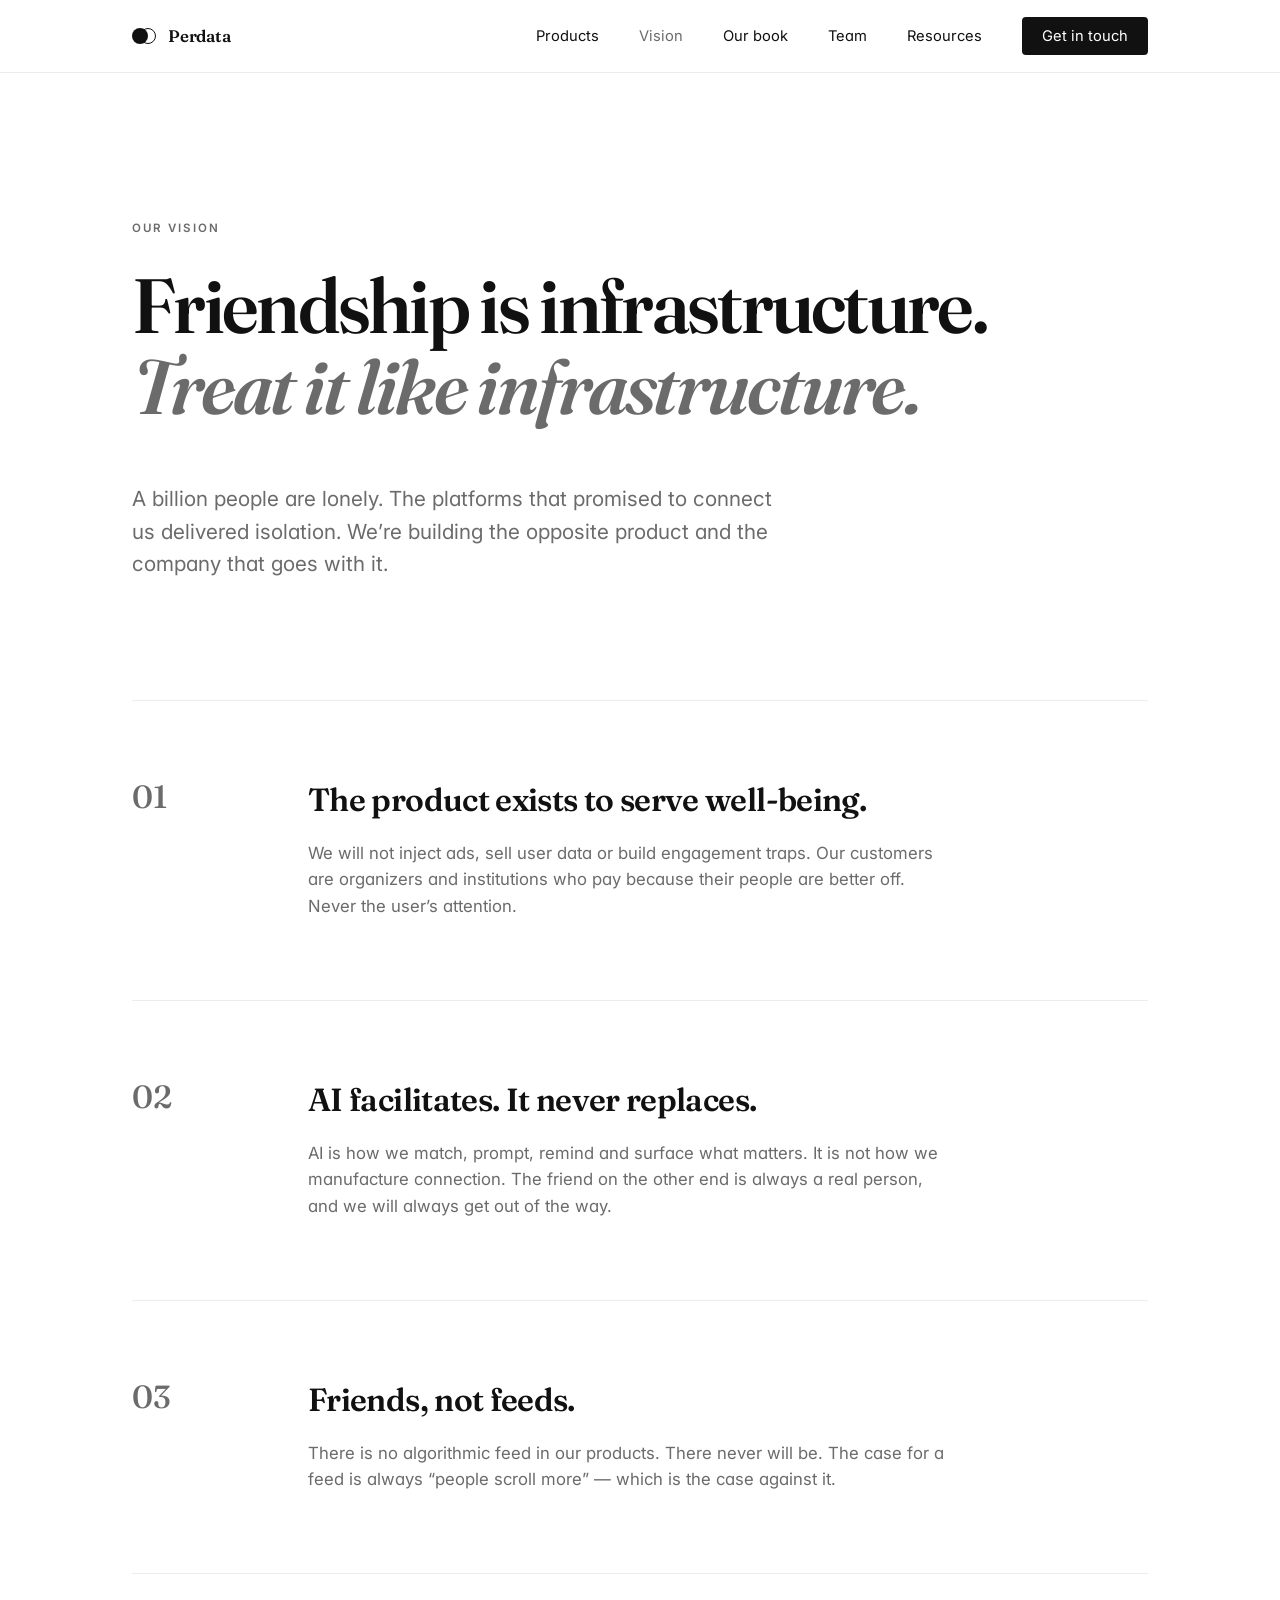
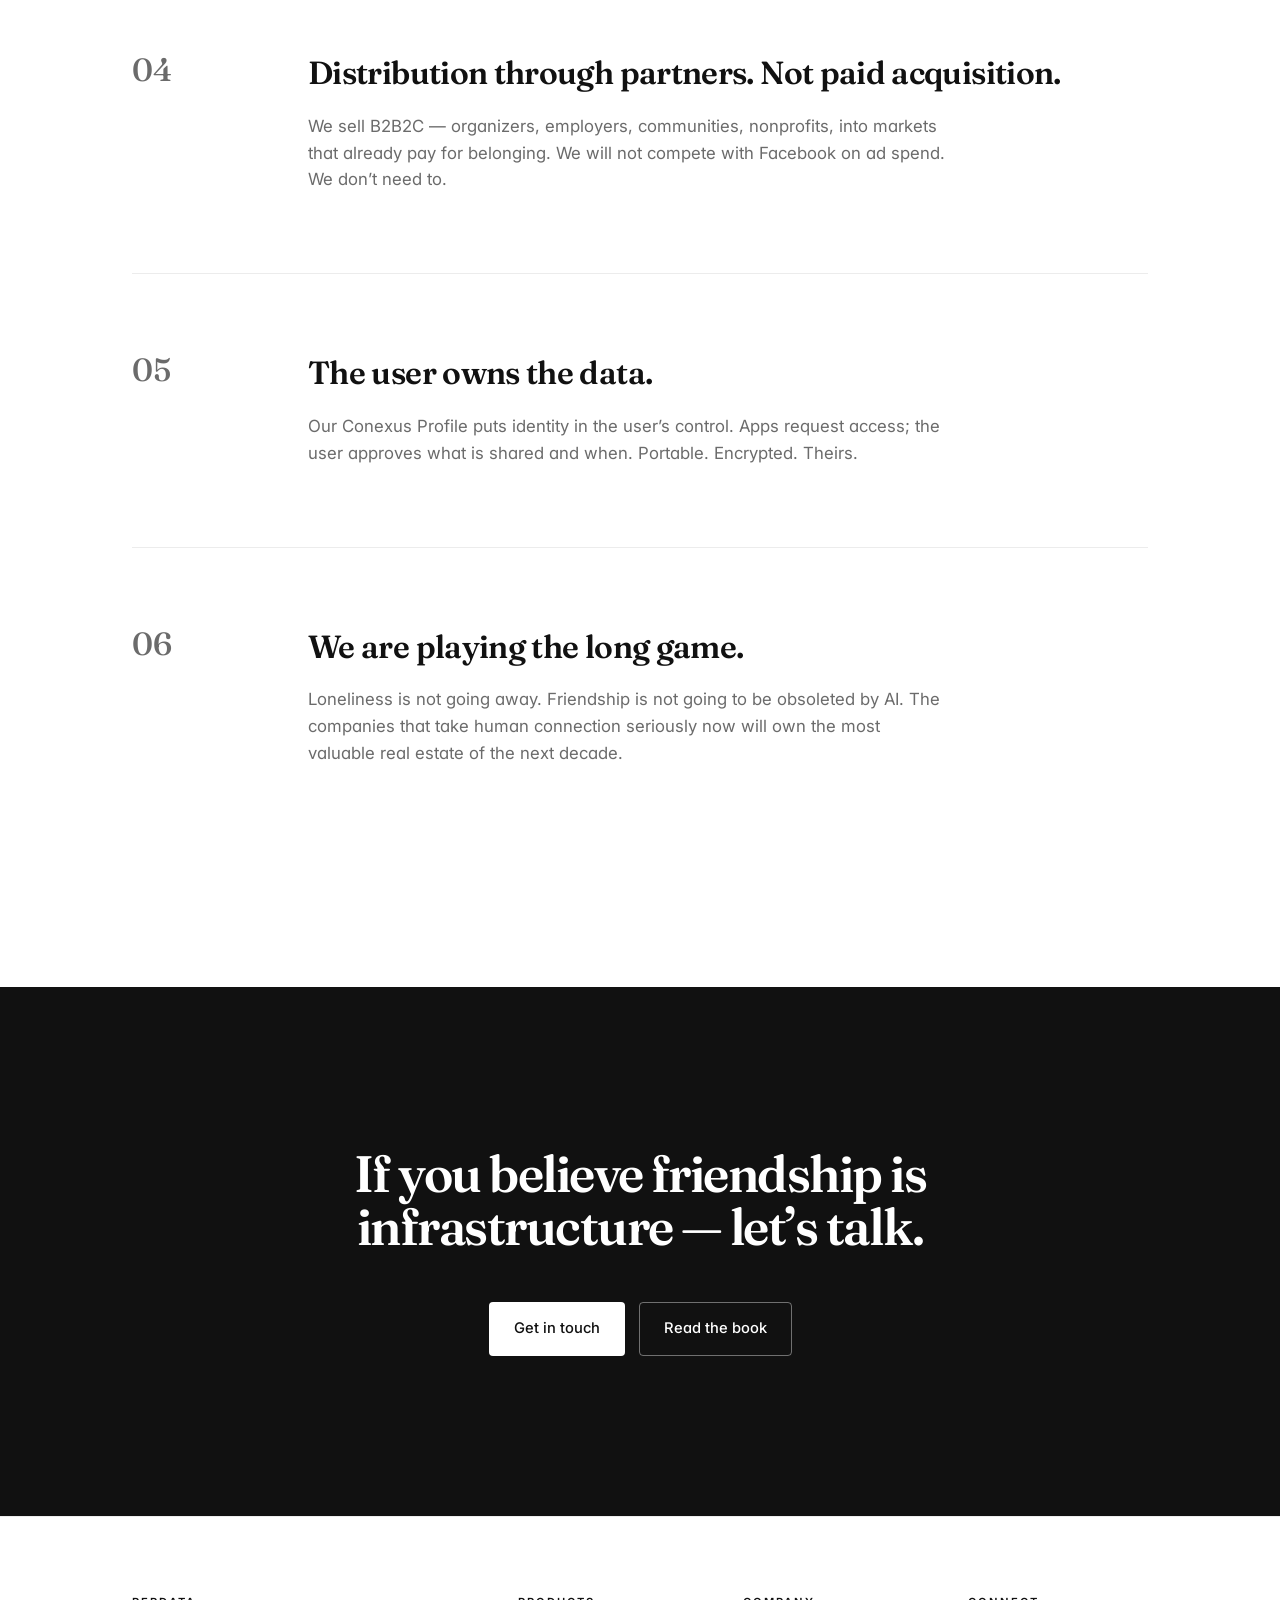
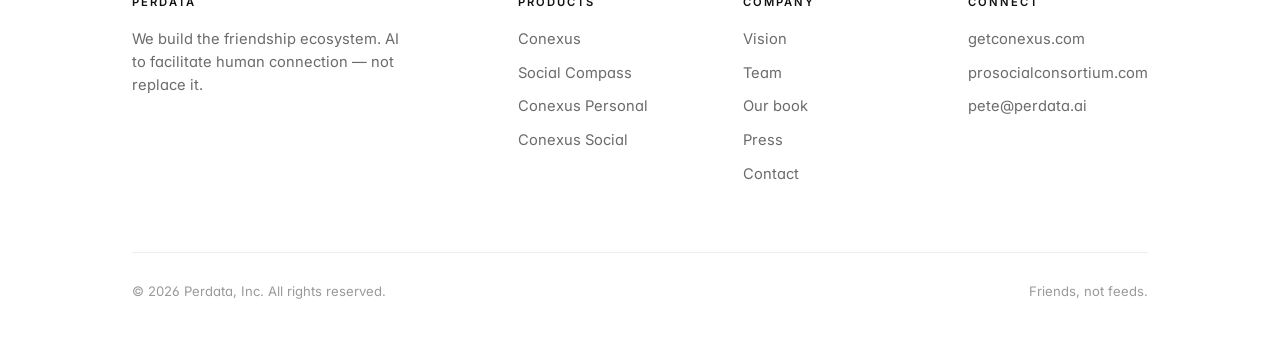
<file: vision.html>
<!doctype html>
<html lang="en">
<head>
<meta charset="utf-8" />
<meta name="viewport" content="width=device-width, initial-scale=1" />
<title>Vision — Perdata.ai</title>
<meta name="description" content="The Perdata vision. Friendship is infrastructure. AI to facilitate human connection — not replace it." />
<link rel="preconnect" href="https://fonts.googleapis.com">
<link rel="preconnect" href="https://fonts.gstatic.com" crossorigin>
<link href="https://fonts.googleapis.com/css2?family=Fraunces:ital,opsz,wght@0,9..144,400;0,9..144,500;0,9..144,600;0,9..144,700;1,9..144,400;1,9..144,500&family=Inter:wght@400;500;600&display=swap" rel="stylesheet">
<link rel="icon" type="image/svg+xml" href="favicon.svg">
<link rel="stylesheet" href="styles.css" />
</head>
<body>

<nav class="site-nav">
  <div class="nav-inner">
    <a href="index.html" class="brand">
      <span class="brand-mark"><span class="a"></span><span class="b"></span></span>
      Perdata
    </a>
    <ul class="nav-links" id="navLinks">
      <li><a href="products.html">Products</a></li>
      <li><a href="vision.html" class="active">Vision</a></li>
      <li><a href="book.html">Our book</a></li>
      <li><a href="team.html">Team</a></li>
      <li><a href="resources.html">Resources</a></li>
      <li><a href="contact.html" class="nav-cta">Get in touch</a></li>
    </ul>
    <button class="nav-toggle" aria-label="Toggle menu" onclick="document.getElementById('navLinks').classList.toggle('open')">☰</button>
  </div>
</nav>

<!-- ============ VISION HERO ============ -->
<header class="vision-hero">
  <div class="container">
    <span class="eyebrow">Our vision</span>
    <h1>Friendship is infrastructure. <span class="italic">Treat it like infrastructure.</span></h1>
    <p class="lead">A billion people are lonely. The platforms that promised to connect us delivered isolation. We&rsquo;re building the opposite product and the company that goes with it.</p>
  </div>
</header>

<!-- ============ PRINCIPLES ============ -->
<section style="padding-top: 40px;">
  <div class="container">
    <div class="principle">
      <div class="num">01</div>
      <div>
        <h3>The product exists to serve well-being.</h3>
        <p>We will not inject ads, sell user data or build engagement traps. Our customers are organizers and institutions who pay because their people are better off. Never the user&rsquo;s attention.</p>
      </div>
    </div>
    <div class="principle">
      <div class="num">02</div>
      <div>
        <h3>AI facilitates. It never replaces.</h3>
        <p>AI is how we match, prompt, remind and surface what matters. It is not how we manufacture connection. The friend on the other end is always a real person, and we will always get out of the way.</p>
      </div>
    </div>
    <div class="principle">
      <div class="num">03</div>
      <div>
        <h3>Friends, not feeds.</h3>
        <p>There is no algorithmic feed in our products. There never will be. The case for a feed is always &ldquo;people scroll more&rdquo; — which is the case against it.</p>
      </div>
    </div>
    <div class="principle">
      <div class="num">04</div>
      <div>
        <h3>Distribution through partners. Not paid acquisition.</h3>
        <p>We sell B2B2C — organizers, employers, communities, nonprofits, into markets that already pay for belonging. We will not compete with Facebook on ad spend. We don&rsquo;t need to.</p>
      </div>
    </div>
    <div class="principle">
      <div class="num">05</div>
      <div>
        <h3>The user owns the data.</h3>
        <p>Our Conexus Profile puts identity in the user&rsquo;s control. Apps request access; the user approves what is shared and when. Portable. Encrypted. Theirs.</p>
      </div>
    </div>
    <div class="principle">
      <div class="num">06</div>
      <div>
        <h3>We are playing the long game.</h3>
        <p>Loneliness is not going away. Friendship is not going to be obsoleted by AI. The companies that take human connection seriously now will own the most valuable real estate of the next decade.</p>
      </div>
    </div>
  </div>
</section>

<!-- ============ CLOSE ============ -->
<section class="cta-banner">
  <div class="container">
    <h2>If you believe friendship is infrastructure — let&rsquo;s talk.</h2>
    <div class="row">
      <a href="contact.html" class="btn-primary">Get in touch</a>
      <a href="book.html" class="btn-secondary">Read the book</a>
    </div>
  </div>
</section>

<!-- ============ FOOTER ============ -->
<footer class="site-footer">
  <div class="container">
    <div class="footer-grid">
      <div>
        <h4>Perdata</h4>
        <p>We build the friendship ecosystem. AI to facilitate human connection — not replace it.</p>
      </div>
      <div>
        <h4>Products</h4>
        <a href="products.html#conexus">Conexus</a>
        <a href="products.html#compass">Social Compass</a>
        <a href="products.html#personal">Conexus Personal</a>
        <a href="products.html#social">Conexus Social</a>
      </div>
      <div>
        <h4>Company</h4>
        <a href="vision.html">Vision</a>
        <a href="team.html">Team</a>
        <a href="book.html">Our book</a>
        <a href="press.html">Press</a>
        <a href="contact.html">Contact</a>
      </div>
      <div>
        <h4>Connect</h4>
        <a href="https://getconexus.com">getconexus.com</a>
        <a href="https://prosocialconsortium.com">prosocialconsortium.com</a>
        <a href="mailto:pete@perdata.ai">pete@perdata.ai</a>
      </div>
    </div>
    <div class="footer-bottom">
      <div>© 2026 Perdata, Inc. All rights reserved.</div>
      <div>Friends, not feeds.</div>
    </div>
  </div>
</footer>

</body>
</html>
</file>
<file: styles.css>
/* =========================================================
   Perdata.ai — site styles
   Direction: monochrome. Generous spacing. Type does the work.
   ========================================================= */

:root {
  --ink: #111111;
  --bg: #FFFFFF;
  --bg-soft: #FAFAFA;
  --mute: #6B6B6B;
  --mute-2: #9A9A9A;
  --line: #ECECEC;
  --line-strong: #1A1A1A;
  --max: 1080px;
  --max-narrow: 760px;
}

* { box-sizing: border-box; margin: 0; padding: 0; }
html { scroll-behavior: smooth; }

body {
  font-family: 'Inter', -apple-system, system-ui, sans-serif;
  font-size: 17px;
  line-height: 1.6;
  color: var(--ink);
  background: var(--bg);
  -webkit-font-smoothing: antialiased;
  font-feature-settings: "ss01", "cv11";
}

h1, h2, h3, h4 {
  font-family: 'Fraunces', Georgia, serif;
  font-weight: 600;
  letter-spacing: -0.02em;
  line-height: 1.05;
  color: var(--ink);
}

h1 { font-size: clamp(2.6rem, 6vw, 5.2rem); }
h2 { font-size: clamp(2rem, 4vw, 3.2rem); }
h3 { font-size: 1.5rem; line-height: 1.2; }

p { margin: 0; }
a { color: var(--ink); text-decoration: none; }
a:hover { color: var(--mute); }

.container {
  max-width: var(--max);
  margin: 0 auto;
  padding: 0 32px;
}
.container-narrow {
  max-width: var(--max-narrow);
  margin: 0 auto;
  padding: 0 32px;
}

.eyebrow {
  font-family: 'Inter', sans-serif;
  font-size: 0.72rem;
  font-weight: 600;
  letter-spacing: 0.18em;
  text-transform: uppercase;
  color: var(--mute);
  margin-bottom: 1.8rem;
  display: inline-block;
}

.italic { font-style: italic; }

/* ============ NAV ============ */
nav.site-nav {
  position: sticky;
  top: 0;
  background: rgba(255, 255, 255, 0.92);
  backdrop-filter: blur(12px);
  -webkit-backdrop-filter: blur(12px);
  border-bottom: 1px solid var(--line);
  z-index: 100;
}

.nav-inner {
  display: flex;
  align-items: center;
  justify-content: space-between;
  height: 72px;
  max-width: var(--max);
  margin: 0 auto;
  padding: 0 32px;
}

.brand {
  display: flex;
  align-items: center;
  gap: 12px;
  font-family: 'Fraunces', Georgia, serif;
  font-weight: 600;
  font-size: 1.05rem;
  letter-spacing: -0.01em;
  color: var(--ink);
}

.brand-mark {
  width: 24px;
  height: 24px;
  position: relative;
}
.brand-mark .a, .brand-mark .b {
  position: absolute;
  width: 16px;
  height: 16px;
  border-radius: 50%;
}
.brand-mark .a {
  background: var(--ink);
  left: 0;
  top: 4px;
}
.brand-mark .b {
  background: transparent;
  border: 1.5px solid var(--ink);
  right: 0;
  top: 4px;
}

.nav-links {
  display: flex;
  gap: 40px;
  align-items: center;
  list-style: none;
}
.nav-links a {
  color: var(--ink);
  font-size: 0.92rem;
  font-weight: 400;
}
.nav-links a:hover { color: var(--mute); }
.nav-links a.active { color: var(--mute); }

.nav-cta {
  background: var(--ink);
  color: var(--bg);
  padding: 10px 20px;
  font-size: 0.85rem;
  font-weight: 500;
  border-radius: 4px;

}

a.nav-cta, .nav-cta a { color: var(--bg); }

.nav-cta:hover, a.nav-cta:hover { background: var(--mute); color: var(--bg); }

.nav-toggle {
  display: none;
  background: none;
  border: none;
  font-size: 1.4rem;
  cursor: pointer;
  color: var(--ink);
}

@media (max-width: 820px) {
  .nav-links { display: none; }
  .nav-toggle { display: block; }
  .nav-links.open {
    display: flex;
    position: absolute;
    top: 72px;
    right: 0;
    left: 0;
    background: var(--bg);
    flex-direction: column;
    align-items: stretch;
    gap: 0;
    border-bottom: 1px solid var(--line);
  }
  .nav-links.open li { border-top: 1px solid var(--line); }
  .nav-links.open a { display: block; padding: 18px 32px; }
  .nav-links.open .nav-cta { margin: 16px 32px; text-align: center; }
}

/* ============ HERO ============ */
.hero {
  padding: 140px 0 80px;
  border-bottom: 1px solid var(--line);
}

.hero h1 {
  max-width: 14ch;
  line-height: 1.02;
  letter-spacing: -0.035em;
}
.hero h1 .italic {
  font-style: italic;
  color: var(--mute);
}

.hero-sub {
  font-size: 1.2rem;
  color: var(--mute);
  max-width: 540px;
  margin-top: 48px;
  line-height: 1.55;
}

.hero-cta-row {
  display: flex;
  gap: 14px;
  margin-top: 56px;
  flex-wrap: wrap;
}

.btn-primary, .btn-secondary {
  display: inline-flex;
  align-items: center;
  gap: 8px;
  padding: 14px 24px;
  font-size: 0.92rem;
  font-weight: 500;
  border-radius: 4px;
  letter-spacing: 0;
  border: 1px solid transparent;
  transition: all 0.15s;
}
.btn-primary {
  background: var(--ink);
  color: var(--bg);
}
.btn-primary:hover { background: var(--mute); color: var(--bg); }

.btn-secondary {
  background: transparent;
  color: var(--ink);
  border-color: var(--ink);
}
.btn-secondary:hover {
  background: var(--ink);
  color: var(--bg);
}

@media (max-width: 820px) {
  .hero { padding: 100px 0; }
}

/* ============ SECTIONS ============ */
section {
  padding: 140px 0;
}

@media (max-width: 820px) {
  section { padding: 80px 0; }
}

.photo-strip {
  width: 100%;
  height: 480px;
  overflow: hidden;
  line-height: 0;
}
.photo-strip img {
  width: 100%;
  height: 100%;
  object-fit: cover;
  object-position: center;
  display: block;
}

.photo-diptych {
  display: grid;
  grid-template-columns: 1fr 1fr;
  gap: 4px;
  width: 100%;
  height: 360px;
  overflow: hidden;
  line-height: 0;
}
.photo-diptych img {
  width: 100%;
  height: 100%;
  object-fit: cover;
  object-position: center;
  display: block;
  border-radius: 4px;
}
@media (max-width: 600px) {
  .photo-diptych {
    grid-template-columns: 1fr;
    height: 560px;
  }
}

section.dark {
  background: var(--ink);
  color: var(--bg);
}
section.dark h1, section.dark h2, section.dark h3, section.dark h4 { color: var(--bg); }
section.dark .eyebrow { color: var(--mute-2); }
section.dark .mute, section.dark p.mute { color: rgba(255, 255, 255, 0.65); }

.section-head {
  max-width: 760px;
  margin-bottom: 80px;
}
.section-head h2 {
  margin-bottom: 1.5rem;
  letter-spacing: -0.03em;
}
.section-head p {
  font-size: 1.2rem;
  color: var(--mute);
  line-height: 1.55;
}
section.dark .section-head p { color: rgba(255, 255, 255, 0.65); }

/* ============ STAT ROW ============ */
.stats {
  display: grid;
  grid-template-columns: repeat(3, 1fr);
  gap: 64px;
  margin-top: 80px;
}
@media (max-width: 700px) {
  .stats { grid-template-columns: 1fr; gap: 48px; }
}
.stat-big {
  font-family: 'Fraunces', Georgia, serif;
  font-weight: 600;
  font-size: clamp(3rem, 5.5vw, 4.4rem);
  color: var(--ink);
  line-height: 0.95;
  letter-spacing: -0.04em;
}
section.dark .stat-big { color: var(--bg); }
.stat-label {
  color: var(--mute);
  font-size: 0.92rem;
  margin-top: 20px;
  max-width: 24ch;
  line-height: 1.5;
}
section.dark .stat-label { color: rgba(255, 255, 255, 0.6); }

/* ============ PRODUCT GRID ============ */
.product-grid {
  display: grid;
  grid-template-columns: 1fr 1fr;
  gap: 0;
  border-top: 1px solid var(--line);
  border-left: 1px solid var(--line);
}
@media (max-width: 800px) {
  .product-grid { grid-template-columns: 1fr; }
}

.product-card {
  padding: 56px 48px;
  border-right: 1px solid var(--line);
  border-bottom: 1px solid var(--line);
  background: var(--bg);
  display: flex;
  flex-direction: column;
  min-height: 280px;
  transition: background 0.15s;
}
.product-card:hover { background: var(--bg-soft); }

.product-tag {
  font-size: 0.7rem;
  font-weight: 600;
  letter-spacing: 0.18em;
  text-transform: uppercase;
  color: var(--mute);
  margin-bottom: 16px;
  display: block;
}
.product-card h3 {
  font-size: 1.8rem;
  margin-bottom: 16px;
}
.product-card p {
  color: var(--mute);
  font-size: 0.97rem;
  line-height: 1.55;
}
.product-card .arrow {
  margin-top: auto;
  padding-top: 32px;
  font-size: 0.88rem;
  font-weight: 500;
  color: var(--ink);
}
.product-card .arrow::after {
  content: ' →';
  display: inline-block;
  transition: transform 0.15s;
}
.product-card:hover .arrow::after { transform: translateX(4px); }

/* ============ MANIFESTO ROW ============ */
.manifesto {
  display: grid;
  grid-template-columns: repeat(3, 1fr);
  gap: 64px;
  margin-top: 80px;
}
@media (max-width: 800px) {
  .manifesto { grid-template-columns: 1fr; gap: 48px; }
}
.manifest-item .num {
  font-family: 'Fraunces', Georgia, serif;
  font-size: 1rem;
  font-weight: 500;
  color: var(--mute);
  margin-bottom: 16px;
  letter-spacing: 0.04em;
}
.manifest-item h3 {
  font-size: 1.9rem;
  margin-bottom: 14px;
}
.manifest-item p {
  color: var(--mute);
  line-height: 1.55;
}
section.dark .manifest-item .num { color: var(--mute-2); }
section.dark .manifest-item p {
  color: rgba(255, 255, 255, 0.65);
}

/* ============ BOOK BLOCK ============ */
.book-block {
  display: grid;
  grid-template-columns: 1fr 1.5fr;
  gap: 96px;
  align-items: center;
}
@media (max-width: 820px) {
  .book-block { grid-template-columns: 1fr; gap: 56px; }
}

.book-cover {
  background: var(--ink);
  color: var(--bg);
  aspect-ratio: 2 / 3;
  padding: 0px 0px;
  display: flex;
  flex-direction: column;
  justify-content: space-between;
  box-shadow: 0 40px 80px rgba(0, 0, 0, 0.15);
  position: relative;
  overflow: hidden;
  max-width: 320px;
  margin: 0 auto;
}
.book-cover .label {
  font-size: 0.7rem;
  letter-spacing: 0.22em;
  text-transform: uppercase;
  color: rgba(255, 255, 255, 0.55);
  font-weight: 500;
}
.book-cover .title {
  font-family: 'Fraunces', Georgia, serif;
  font-size: 1.7rem;
  font-weight: 600;
  line-height: 1.08;
  color: var(--bg);
  letter-spacing: -0.02em;
}
.book-cover .sub {
  font-family: 'Fraunces', Georgia, serif;
  font-style: italic;
  font-weight: 400;
  font-size: 1rem;
  color: rgba(255, 255, 255, 0.7);
  margin-top: 14px;
  line-height: 1.3;
}
.book-cover .by {
  font-size: 0.76rem;
  color: rgba(255, 255, 255, 0.55);
  text-transform: uppercase;
  letter-spacing: 0.14em;
  font-weight: 500;
}

.book-block h2 { margin-bottom: 24px; }
.book-block p { color: var(--mute); font-size: 1.05rem; line-height: 1.6; margin-bottom: 16px; }

.video-embed {
  position: relative;
  width: 100%;
  aspect-ratio: 16 / 9;
  border-radius: 8px;
  overflow: hidden;
}
.video-embed iframe {
  position: absolute;
  inset: 0;
  width: 100%;
  height: 100%;
}

/* ============ TEAM ============ */
.team-grid {
  display: grid;
  grid-template-columns: repeat(2, 1fr);
  gap: 0;
  border-top: 1px solid var(--line);
  border-left: 1px solid var(--line);
}
.team-grid-3 { grid-template-columns: repeat(3, 1fr); }
.team-grid-3 .founder { padding: 56px 36px; }
@media (max-width: 900px) {
  .team-grid-3 { grid-template-columns: 1fr; }
}
@media (max-width: 700px) {
  .team-grid { grid-template-columns: 1fr; }
}
.founder {
  padding: 56px 48px;
  border-right: 1px solid var(--line);
  border-bottom: 1px solid var(--line);
  background: var(--bg);
}
.founder .avatar {
  width: 56px;
  height: 56px;
  border-radius: 50%;
  margin-bottom: 28px;
  object-fit: cover;
  display: block;
}
.founder h3 { margin-bottom: 4px; font-size: 1.6rem; }
.founder .role {
  font-size: 0.7rem;
  letter-spacing: 0.18em;
  text-transform: uppercase;
  color: var(--mute);
  margin-bottom: 28px;
  font-weight: 600;
}
.founder p { color: var(--mute); font-size: 0.97rem; line-height: 1.6; }
.founder .link { font-size: 0.88rem; font-weight: 500; margin-top: 20px; display: inline-block; border-bottom: 1px solid var(--line); padding-bottom: 2px; }

/* ============ CTA ============ */
.cta-banner {
  background: var(--ink);
  color: var(--bg);
  text-align: center;
  padding: 160px 0;
}
.cta-banner h2 {
  color: var(--bg);
  max-width: 18ch;
  margin: 0 auto 48px;
  letter-spacing: -0.03em;
}
.cta-banner .row {
  display: flex;
  gap: 14px;
  justify-content: center;
  flex-wrap: wrap;
}
.cta-banner .btn-primary {
  background: var(--bg);
  color: var(--ink);
}
.cta-banner .btn-primary:hover { background: var(--mute-2); color: var(--ink); }
.cta-banner .btn-secondary {
  color: var(--bg);
  border-color: rgba(255, 255, 255, 0.4);
}
.cta-banner .btn-secondary:hover {
  background: var(--bg);
  color: var(--ink);
  border-color: var(--bg);
}

/* ============ FOOTER ============ */
footer.site-footer {
  background: var(--bg);
  color: var(--mute);
  padding: 80px 0 40px;
  border-top: 1px solid var(--line);
}
.footer-grid {
  display: grid;
  grid-template-columns: 2fr 1fr 1fr 1fr;
  gap: 64px;
}
@media (max-width: 800px) {
  .footer-grid { grid-template-columns: 1fr 1fr; gap: 40px; }
}
.footer-grid h4 {
  color: var(--ink);
  font-size: 0.7rem;
  letter-spacing: 0.18em;
  text-transform: uppercase;
  font-family: 'Inter', sans-serif;
  font-weight: 600;
  margin-bottom: 20px;
}
.footer-grid a {
  display: block;
  color: var(--mute);
  font-size: 0.92rem;
  margin-bottom: 10px;
}
.footer-grid a:hover { color: var(--ink); }
.footer-grid p {
  color: var(--mute);
  font-size: 0.92rem;
  line-height: 1.55;
  max-width: 30ch;
}
.footer-bottom {
  border-top: 1px solid var(--line);
  margin-top: 56px;
  padding-top: 28px;
  display: flex;
  justify-content: space-between;
  font-size: 0.82rem;
  color: var(--mute-2);
}
@media (max-width: 600px) {
  .footer-bottom { flex-direction: column; gap: 12px; text-align: center; }
}

/* ============ PRODUCT DETAIL PAGE ============ */
.product-detail {
  padding: 100px 0;
  border-bottom: 1px solid var(--line);
}

.product-detail:last-child { border-bottom: none; }
.product-detail-grid {
  display: grid;
  grid-template-columns: 1fr 1.3fr;
  gap: 96px;
  align-items: start;
}
@media (max-width: 820px) {
  .product-detail-grid { grid-template-columns: 1fr; gap: 40px; }
}
.product-detail h2 {
  margin-bottom: 24px;
  letter-spacing: -0.03em;
}
.product-detail .tag {
  font-size: 0.7rem;
  font-weight: 600;
  letter-spacing: 0.18em;
  text-transform: uppercase;
  color: var(--mute);
  margin-bottom: 16px;
  display: inline-block;
}
.product-detail .summary {
  font-family: 'Fraunces', Georgia, serif;
  font-style: italic;
  font-weight: 400;
  font-size: 1.3rem;
  color: var(--mute);
  margin-top: 20px;
  line-height: 1.4;
}
.product-detail ul {
  list-style: none;
  padding: 0;
}
.product-detail ul li {
  padding: 24px 0;
  border-bottom: 1px solid var(--line);
}
.product-detail ul li:last-child { border-bottom: none; }
.product-detail ul li b {
  display: block;
  margin-bottom: 6px;
  font-weight: 500;
  font-family: 'Fraunces', Georgia, serif;
  font-size: 1.15rem;
}
.product-detail ul li span {
  color: var(--mute);
  font-size: 0.97rem;
  line-height: 1.55;
}
.product-col-img {
  display: block;
  width: 100%;
  border-radius: 8px;
  margin-top: 30px;
}

/* ============ VISION ============ */
.vision-hero {
  padding: 140px 0 80px;
}
.vision-hero h1 {
  max-width: 18ch;
  margin-bottom: 56px;
  letter-spacing: -0.035em;
}
.vision-hero h1 .italic {
  font-style: italic;
  color: var(--mute);
}
.vision-hero .lead {
  font-size: 1.3rem;
  color: var(--mute);
  max-width: 640px;
  line-height: 1.55;
}

.principle {
  border-top: 1px solid var(--line);
  padding: 80px 0;
  display: grid;
  grid-template-columns: 120px 1fr;
  gap: 56px;
}
@media (max-width: 820px) {
  .principle { grid-template-columns: 1fr; gap: 16px; padding: 56px 0; }
}
.principle .num {
  font-family: 'Fraunces', Georgia, serif;
  font-size: 2rem;
  font-weight: 500;
  color: var(--mute);
  line-height: 1;
}
.principle h3 {
  font-size: 2rem;
  margin-bottom: 20px;
  letter-spacing: -0.02em;
}
.principle p { color: var(--mute); max-width: 640px; font-size: 1.05rem; line-height: 1.6; }

/* ============ CONTACT ============ */
.press-list {
  list-style: none;
  border-top: 1px solid var(--line);
}
.press-list li {
  padding: 36px 0;
  border-bottom: 1px solid var(--line);
}
.press-title {
  display: inline-block;
  font-family: 'Fraunces', Georgia, serif;
  font-size: 1.25rem;
  font-weight: 600;
  color: var(--ink);
  margin-bottom: 10px;
  border-bottom: 1px solid transparent;
  transition: border-color 0.15s;
}
.press-title:hover { color: var(--ink); border-bottom-color: var(--ink); }
.press-list p { color: var(--mute); font-size: 0.97rem; line-height: 1.6; max-width: 720px; }

/* ============ RESOURCES ============ */
.resource-category {
  margin-bottom: 80px;
}
.resource-category > .eyebrow {
  margin-bottom: 0;
  display: block;
}
.resource-list {
  list-style: none;
  border-top: 1px solid var(--line);
  margin-top: 24px;
}
.resource-item {
  padding: 36px 0;
  border-bottom: 1px solid var(--line);
}
.resource-meta {
  display: flex;
  gap: 16px;
  align-items: baseline;
  margin-bottom: 10px;
}
.resource-type {
  font-size: 0.72rem;
  font-weight: 600;
  letter-spacing: 0.14em;
  text-transform: uppercase;
  color: var(--mute-2);
}
.resource-author {
  font-size: 0.85rem;
  color: var(--mute);
}
.resource-title {
  display: inline-block;
  font-family: 'Fraunces', Georgia, serif;
  font-size: 1.25rem;
  font-weight: 600;
  color: var(--ink);
  margin-bottom: 10px;
  border-bottom: 1px solid transparent;
  transition: border-color 0.15s;
}
.resource-title:hover { color: var(--ink); border-bottom-color: var(--ink); }
.resource-item p { color: var(--mute); font-size: 0.97rem; line-height: 1.6; max-width: 720px; }

/* ============ BOOK RESOURCES ============ */
.org-grid {
  display: grid;
  grid-template-columns: repeat(3, 1fr);
  gap: 0;
  border-top: 1px solid var(--line);
  border-left: 1px solid var(--line);
}
@media (max-width: 820px) {
  .org-grid { grid-template-columns: 1fr 1fr; }
}
@media (max-width: 540px) {
  .org-grid { grid-template-columns: 1fr; }
}
.org-card {
  padding: 36px 32px;
  border-right: 1px solid var(--line);
  border-bottom: 1px solid var(--line);
}
.org-card h3 { font-size: 1.2rem; margin-bottom: 10px; }
.org-card p { color: var(--mute); font-size: 0.92rem; line-height: 1.6; margin-bottom: 14px; }
.org-card .link { font-size: 0.85rem; }

.pundit-grid {
  display: grid;
  grid-template-columns: 1fr 1fr;
  gap: 0;
  border-top: 1px solid var(--line);
  border-left: 1px solid var(--line);
}
@media (max-width: 700px) {
  .pundit-grid { grid-template-columns: 1fr; }
}
.pundit-card {
  padding: 40px 36px;
  border-right: 1px solid var(--line);
  border-bottom: 1px solid var(--line);
}
.pundit-card h3 { font-size: 1.3rem; margin-bottom: 10px; }
.pundit-card p { color: var(--mute); font-size: 0.92rem; line-height: 1.6; margin-bottom: 8px; }
.pundit-book { font-style: italic; color: var(--mute-2) !important; }
.pundit-card .link { font-size: 0.85rem; margin-top: 6px; display: inline-block; }

.book-list {
  list-style: none;
  border-top: 1px solid var(--line);
  columns: 2;
  column-gap: 80px;
}
@media (max-width: 700px) {
  .book-list { columns: 1; }
}
.book-list li {
  padding: 16px 0;
  border-bottom: 1px solid var(--line);
  break-inside: avoid;
  display: flex;
  flex-direction: column;
  gap: 2px;
}
.book-list li em { color: var(--ink); font-style: italic; font-size: 0.97rem; }
.book-list li span { color: var(--mute-2); font-size: 0.82rem; }

.contact-grid {
  display: grid;
  grid-template-columns: 1fr 1fr;
  gap: 0;
  border-top: 1px solid var(--line);
  border-left: 1px solid var(--line);
}
@media (max-width: 820px) {
  .contact-grid { grid-template-columns: 1fr; }
}
.contact-card {
  padding: 56px 48px;
  border-right: 1px solid var(--line);
  border-bottom: 1px solid var(--line);
}
.contact-card h3 { margin-bottom: 14px; font-size: 1.6rem; }
.contact-card p { color: var(--mute); margin-bottom: 24px; }
.contact-card .row {
  display: flex;
  flex-direction: column;
  gap: 8px;
}
.contact-card .row b { color: var(--ink); font-weight: 500; }
.contact-card .row a { font-weight: 500; border-bottom: 1px solid var(--line); padding-bottom: 1px; display: inline-block; }

/* ============ UTILITY ============ */
.center { text-align: center; }
.mute { color: var(--mute); }
.serif { font-family: 'Fraunces', Georgia, serif; }
.serif-italic { font-family: 'Fraunces', Georgia, serif; font-style: italic; }
</file>
